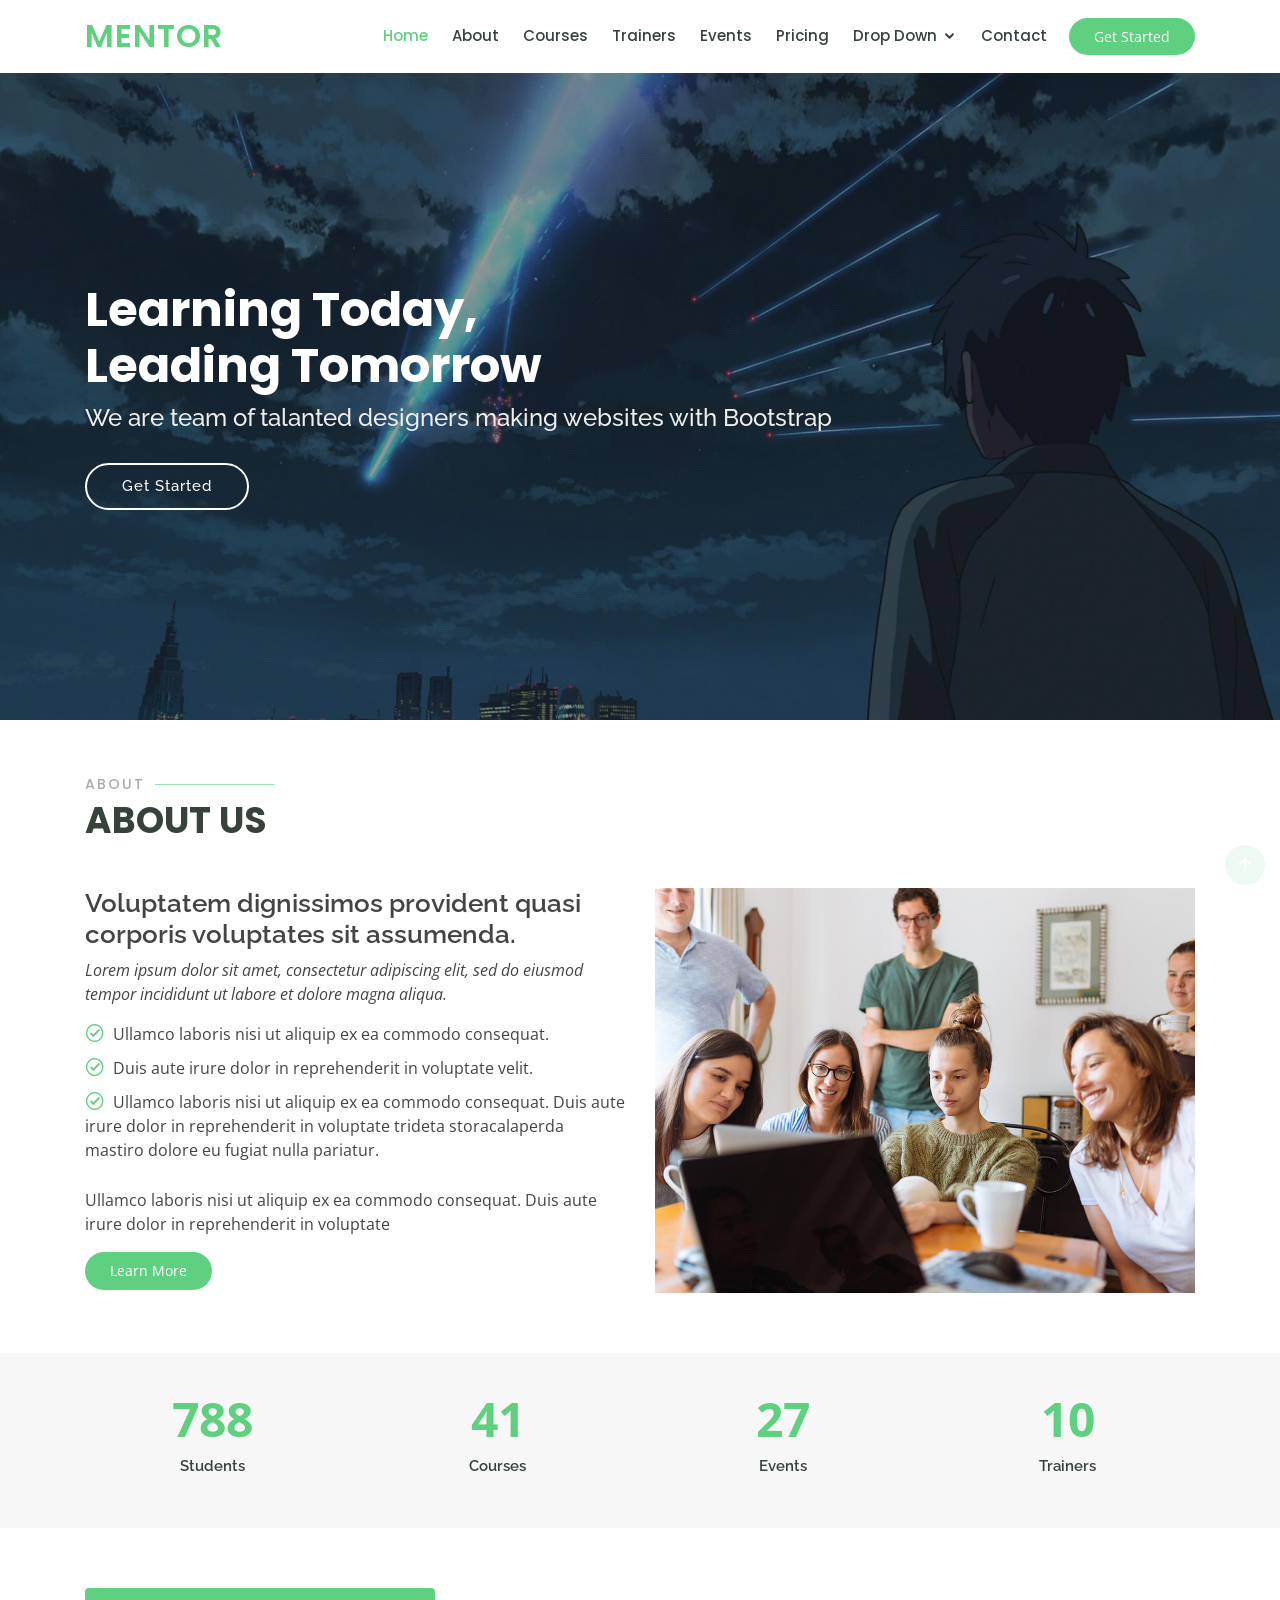
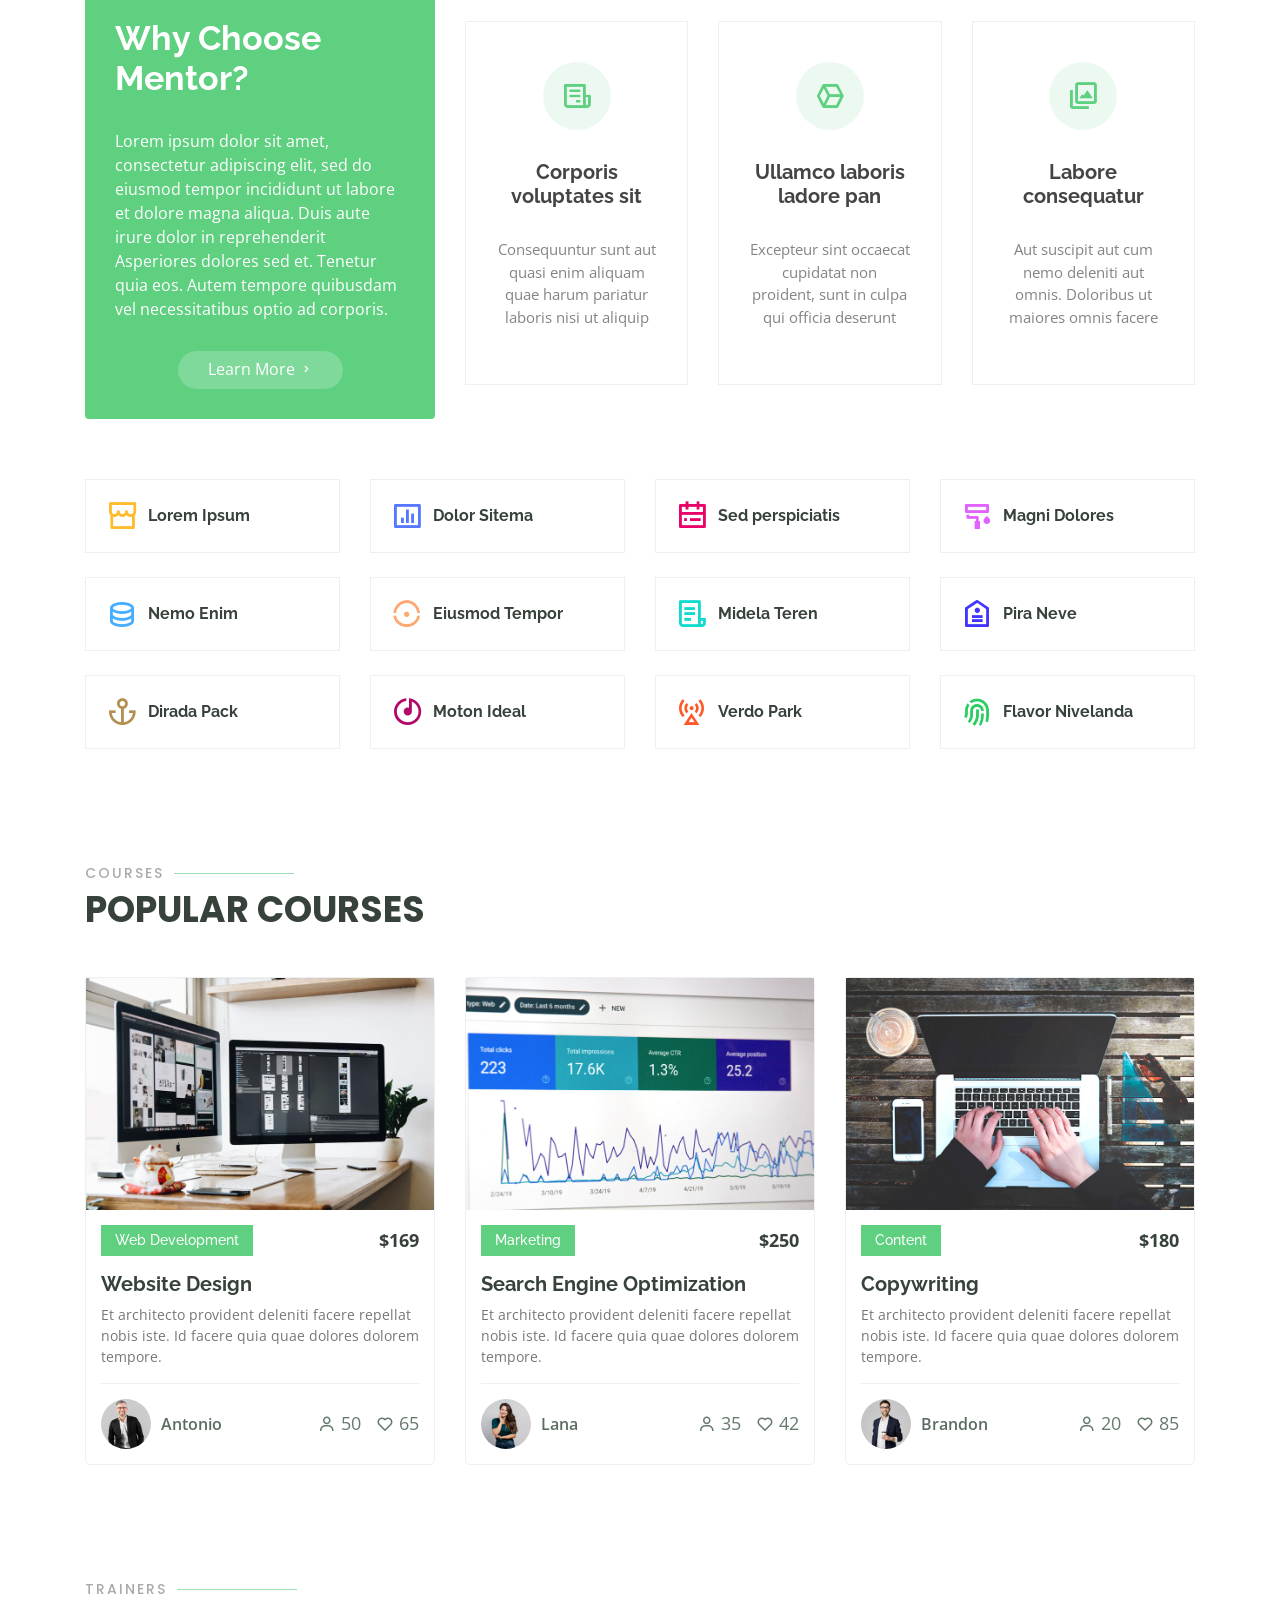
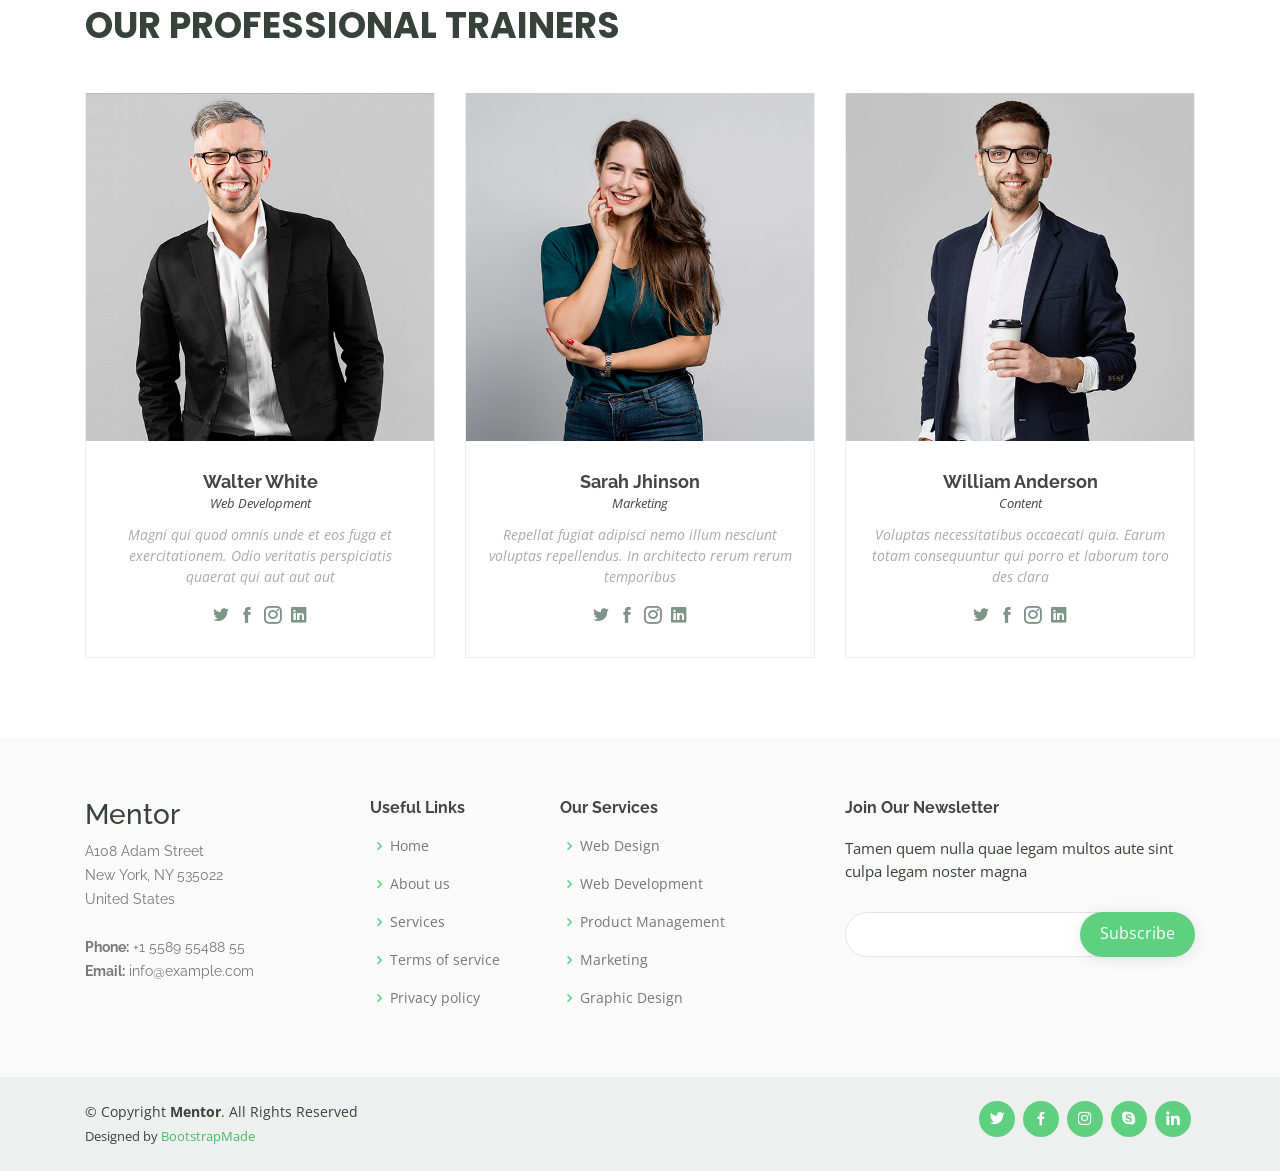
<file: public/assets/front/index.html>
<!DOCTYPE html>
<html lang="en">

<head>
  <meta charset="utf-8">
  <meta content="width=device-width, initial-scale=1.0" name="viewport">

  <title>Mentor Bootstrap Template - Index</title>
  <meta content="" name="description">
  <meta content="" name="keywords">

  <!-- Favicons -->
  <link href="assets/img/favicon.png" rel="icon">
  <link href="assets/img/apple-touch-icon.png" rel="apple-touch-icon">

  <!-- Google Fonts -->
  <link href="https://fonts.googleapis.com/css?family=Open+Sans:300,300i,400,400i,600,600i,700,700i|Raleway:300,300i,400,400i,500,500i,600,600i,700,700i|Poppins:300,300i,400,400i,500,500i,600,600i,700,700i" rel="stylesheet">

  <!-- Vendor CSS Files -->
  <link href="assets/vendor/bootstrap/css/bootstrap.min.css" rel="stylesheet">
  <link href="assets/vendor/icofont/icofont.min.css" rel="stylesheet">
  <link href="assets/vendor/boxicons/css/boxicons.min.css" rel="stylesheet">
  <link href="assets/vendor/remixicon/remixicon.css" rel="stylesheet">
  <link href="assets/vendor/owl.carousel/assets/owl.carousel.min.css" rel="stylesheet">
  <link href="assets/vendor/animate.css/animate.min.css" rel="stylesheet">
  <link href="assets/vendor/aos/aos.css" rel="stylesheet">

  <!-- Template Main CSS File -->
  <link href="assets/css/style.css" rel="stylesheet">

  <!-- =======================================================
  * Template Name: Mentor - v2.2.0
  * Template URL: https://bootstrapmade.com/mentor-free-education-bootstrap-theme/
  * Author: BootstrapMade.com
  * License: https://bootstrapmade.com/license/
  ======================================================== -->
</head>

<body>

  <!-- ======= Header ======= -->
  <header id="header" class="fixed-top">
    <div class="container d-flex align-items-center">

      <h1 class="logo mr-auto"><a href="index.html">Mentor</a></h1>
      <!-- Uncomment below if you prefer to use an image logo -->
      <!-- <a href="index.html" class="logo mr-auto"><img src="assets/img/logo.png" alt="" class="img-fluid"></a>-->

      <nav class="nav-menu d-none d-lg-block">
        <ul>
          <li class="active"><a href="index.html">Home</a></li>
          <li><a href="about.html">About</a></li>
          <li><a href="courses.html">Courses</a></li>
          <li><a href="trainers.html">Trainers</a></li>
          <li><a href="events.html">Events</a></li>
          <li><a href="pricing.html">Pricing</a></li>
          <li class="drop-down"><a href="">Drop Down</a>
            <ul>
              <li><a href="#">Drop Down 1</a></li>
              <li class="drop-down"><a href="#">Deep Drop Down</a>
                <ul>
                  <li><a href="#">Deep Drop Down 1</a></li>
                  <li><a href="#">Deep Drop Down 2</a></li>
                  <li><a href="#">Deep Drop Down 3</a></li>
                  <li><a href="#">Deep Drop Down 4</a></li>
                  <li><a href="#">Deep Drop Down 5</a></li>
                </ul>
              </li>
              <li><a href="#">Drop Down 2</a></li>
              <li><a href="#">Drop Down 3</a></li>
              <li><a href="#">Drop Down 4</a></li>
            </ul>
          </li>
          <li><a href="contact.html">Contact</a></li>

        </ul>
      </nav><!-- .nav-menu -->

      <a href="courses.html" class="get-started-btn">Get Started</a>

    </div>
  </header><!-- End Header -->

  <!-- ======= Hero Section ======= -->
  <section id="hero" class="d-flex justify-content-center align-items-center">
    <div class="container position-relative" data-aos="zoom-in" data-aos-delay="100">
      <h1>Learning Today,<br>Leading Tomorrow</h1>
      <h2>We are team of talanted designers making websites with Bootstrap</h2>
      <a href="courses.html" class="btn-get-started">Get Started</a>
    </div>
  </section><!-- End Hero -->

  <main id="main">

    <!-- ======= About Section ======= -->
    <section id="about" class="about">
      <div class="container" data-aos="fade-up">

        <div class="section-title">
          <h2>About</h2>
          <p>About Us</p>
        </div>

        <div class="row">
          <div class="col-lg-6 order-1 order-lg-2" data-aos="fade-left" data-aos-delay="100">
            <img src="assets/img/about.jpg" class="img-fluid" alt="">
          </div>
          <div class="col-lg-6 pt-4 pt-lg-0 order-2 order-lg-1 content">
            <h3>Voluptatem dignissimos provident quasi corporis voluptates sit assumenda.</h3>
            <p class="font-italic">
              Lorem ipsum dolor sit amet, consectetur adipiscing elit, sed do eiusmod tempor incididunt ut labore et dolore
              magna aliqua.
            </p>
            <ul>
              <li><i class="icofont-check-circled"></i> Ullamco laboris nisi ut aliquip ex ea commodo consequat.</li>
              <li><i class="icofont-check-circled"></i> Duis aute irure dolor in reprehenderit in voluptate velit.</li>
              <li><i class="icofont-check-circled"></i> Ullamco laboris nisi ut aliquip ex ea commodo consequat. Duis aute irure dolor in reprehenderit in voluptate trideta storacalaperda mastiro dolore eu fugiat nulla pariatur.</li>
            </ul>
            <p>
              Ullamco laboris nisi ut aliquip ex ea commodo consequat. Duis aute irure dolor in reprehenderit in voluptate
            </p>
            <a href="about.html" class="learn-more-btn">Learn More</a>
          </div>
        </div>

      </div>
    </section><!-- End About Section -->

    <!-- ======= Counts Section ======= -->
    <section id="counts" class="counts section-bg">
      <div class="container">

        <div class="row counters">

          <div class="col-lg-3 col-6 text-center">
            <span data-toggle="counter-up">1232</span>
            <p>Students</p>
          </div>

          <div class="col-lg-3 col-6 text-center">
            <span data-toggle="counter-up">64</span>
            <p>Courses</p>
          </div>

          <div class="col-lg-3 col-6 text-center">
            <span data-toggle="counter-up">42</span>
            <p>Events</p>
          </div>

          <div class="col-lg-3 col-6 text-center">
            <span data-toggle="counter-up">15</span>
            <p>Trainers</p>
          </div>

        </div>

      </div>
    </section><!-- End Counts Section -->

    <!-- ======= Why Us Section ======= -->
    <section id="why-us" class="why-us">
      <div class="container" data-aos="fade-up">

        <div class="row">
          <div class="col-lg-4 d-flex align-items-stretch">
            <div class="content">
              <h3>Why Choose Mentor?</h3>
              <p>
                Lorem ipsum dolor sit amet, consectetur adipiscing elit, sed do eiusmod tempor incididunt ut labore et dolore magna aliqua. Duis aute irure dolor in reprehenderit
                Asperiores dolores sed et. Tenetur quia eos. Autem tempore quibusdam vel necessitatibus optio ad corporis.
              </p>
              <div class="text-center">
                <a href="about.html" class="more-btn">Learn More <i class="bx bx-chevron-right"></i></a>
              </div>
            </div>
          </div>
          <div class="col-lg-8 d-flex align-items-stretch" data-aos="zoom-in" data-aos-delay="100">
            <div class="icon-boxes d-flex flex-column justify-content-center">
              <div class="row">
                <div class="col-xl-4 d-flex align-items-stretch">
                  <div class="icon-box mt-4 mt-xl-0">
                    <i class="bx bx-receipt"></i>
                    <h4>Corporis voluptates sit</h4>
                    <p>Consequuntur sunt aut quasi enim aliquam quae harum pariatur laboris nisi ut aliquip</p>
                  </div>
                </div>
                <div class="col-xl-4 d-flex align-items-stretch">
                  <div class="icon-box mt-4 mt-xl-0">
                    <i class="bx bx-cube-alt"></i>
                    <h4>Ullamco laboris ladore pan</h4>
                    <p>Excepteur sint occaecat cupidatat non proident, sunt in culpa qui officia deserunt</p>
                  </div>
                </div>
                <div class="col-xl-4 d-flex align-items-stretch">
                  <div class="icon-box mt-4 mt-xl-0">
                    <i class="bx bx-images"></i>
                    <h4>Labore consequatur</h4>
                    <p>Aut suscipit aut cum nemo deleniti aut omnis. Doloribus ut maiores omnis facere</p>
                  </div>
                </div>
              </div>
            </div><!-- End .content-->
          </div>
        </div>

      </div>
    </section><!-- End Why Us Section -->

    <!-- ======= Features Section ======= -->
    <section id="features" class="features">
      <div class="container" data-aos="fade-up">

        <div class="row" data-aos="zoom-in" data-aos-delay="100">
          <div class="col-lg-3 col-md-4">
            <div class="icon-box">
              <i class="ri-store-line" style="color: #ffbb2c;"></i>
              <h3><a href="">Lorem Ipsum</a></h3>
            </div>
          </div>
          <div class="col-lg-3 col-md-4 mt-4 mt-md-0">
            <div class="icon-box">
              <i class="ri-bar-chart-box-line" style="color: #5578ff;"></i>
              <h3><a href="">Dolor Sitema</a></h3>
            </div>
          </div>
          <div class="col-lg-3 col-md-4 mt-4 mt-md-0">
            <div class="icon-box">
              <i class="ri-calendar-todo-line" style="color: #e80368;"></i>
              <h3><a href="">Sed perspiciatis</a></h3>
            </div>
          </div>
          <div class="col-lg-3 col-md-4 mt-4 mt-lg-0">
            <div class="icon-box">
              <i class="ri-paint-brush-line" style="color: #e361ff;"></i>
              <h3><a href="">Magni Dolores</a></h3>
            </div>
          </div>
          <div class="col-lg-3 col-md-4 mt-4">
            <div class="icon-box">
              <i class="ri-database-2-line" style="color: #47aeff;"></i>
              <h3><a href="">Nemo Enim</a></h3>
            </div>
          </div>
          <div class="col-lg-3 col-md-4 mt-4">
            <div class="icon-box">
              <i class="ri-gradienter-line" style="color: #ffa76e;"></i>
              <h3><a href="">Eiusmod Tempor</a></h3>
            </div>
          </div>
          <div class="col-lg-3 col-md-4 mt-4">
            <div class="icon-box">
              <i class="ri-file-list-3-line" style="color: #11dbcf;"></i>
              <h3><a href="">Midela Teren</a></h3>
            </div>
          </div>
          <div class="col-lg-3 col-md-4 mt-4">
            <div class="icon-box">
              <i class="ri-price-tag-2-line" style="color: #4233ff;"></i>
              <h3><a href="">Pira Neve</a></h3>
            </div>
          </div>
          <div class="col-lg-3 col-md-4 mt-4">
            <div class="icon-box">
              <i class="ri-anchor-line" style="color: #b2904f;"></i>
              <h3><a href="">Dirada Pack</a></h3>
            </div>
          </div>
          <div class="col-lg-3 col-md-4 mt-4">
            <div class="icon-box">
              <i class="ri-disc-line" style="color: #b20969;"></i>
              <h3><a href="">Moton Ideal</a></h3>
            </div>
          </div>
          <div class="col-lg-3 col-md-4 mt-4">
            <div class="icon-box">
              <i class="ri-base-station-line" style="color: #ff5828;"></i>
              <h3><a href="">Verdo Park</a></h3>
            </div>
          </div>
          <div class="col-lg-3 col-md-4 mt-4">
            <div class="icon-box">
              <i class="ri-fingerprint-line" style="color: #29cc61;"></i>
              <h3><a href="">Flavor Nivelanda</a></h3>
            </div>
          </div>
        </div>

      </div>
    </section><!-- End Features Section -->

    <!-- ======= Popular Courses Section ======= -->
    <section id="popular-courses" class="courses">
      <div class="container" data-aos="fade-up">

        <div class="section-title">
          <h2>Courses</h2>
          <p>Popular Courses</p>
        </div>

        <div class="row" data-aos="zoom-in" data-aos-delay="100">

          <div class="col-lg-4 col-md-6 d-flex align-items-stretch">
            <div class="course-item">
              <img src="assets/img/course-1.jpg" class="img-fluid" alt="...">
              <div class="course-content">
                <div class="d-flex justify-content-between align-items-center mb-3">
                  <h4>Web Development</h4>
                  <p class="price">$169</p>
                </div>

                <h3><a href="course-details.html">Website Design</a></h3>
                <p>Et architecto provident deleniti facere repellat nobis iste. Id facere quia quae dolores dolorem tempore.</p>
                <div class="trainer d-flex justify-content-between align-items-center">
                  <div class="trainer-profile d-flex align-items-center">
                    <img src="assets/img/trainers/trainer-1.jpg" class="img-fluid" alt="">
                    <span>Antonio</span>
                  </div>
                  <div class="trainer-rank d-flex align-items-center">
                    <i class="bx bx-user"></i>&nbsp;50
                    &nbsp;&nbsp;
                    <i class="bx bx-heart"></i>&nbsp;65
                  </div>
                </div>
              </div>
            </div>
          </div> <!-- End Course Item-->

          <div class="col-lg-4 col-md-6 d-flex align-items-stretch mt-4 mt-md-0">
            <div class="course-item">
              <img src="assets/img/course-2.jpg" class="img-fluid" alt="...">
              <div class="course-content">
                <div class="d-flex justify-content-between align-items-center mb-3">
                  <h4>Marketing</h4>
                  <p class="price">$250</p>
                </div>

                <h3><a href="course-details.html">Search Engine Optimization</a></h3>
                <p>Et architecto provident deleniti facere repellat nobis iste. Id facere quia quae dolores dolorem tempore.</p>
                <div class="trainer d-flex justify-content-between align-items-center">
                  <div class="trainer-profile d-flex align-items-center">
                    <img src="assets/img/trainers/trainer-2.jpg" class="img-fluid" alt="">
                    <span>Lana</span>
                  </div>
                  <div class="trainer-rank d-flex align-items-center">
                    <i class="bx bx-user"></i>&nbsp;35
                    &nbsp;&nbsp;
                    <i class="bx bx-heart"></i>&nbsp;42
                  </div>
                </div>
              </div>
            </div>
          </div> <!-- End Course Item-->

          <div class="col-lg-4 col-md-6 d-flex align-items-stretch mt-4 mt-lg-0">
            <div class="course-item">
              <img src="assets/img/course-3.jpg" class="img-fluid" alt="...">
              <div class="course-content">
                <div class="d-flex justify-content-between align-items-center mb-3">
                  <h4>Content</h4>
                  <p class="price">$180</p>
                </div>

                <h3><a href="course-details.html">Copywriting</a></h3>
                <p>Et architecto provident deleniti facere repellat nobis iste. Id facere quia quae dolores dolorem tempore.</p>
                <div class="trainer d-flex justify-content-between align-items-center">
                  <div class="trainer-profile d-flex align-items-center">
                    <img src="assets/img/trainers/trainer-3.jpg" class="img-fluid" alt="">
                    <span>Brandon</span>
                  </div>
                  <div class="trainer-rank d-flex align-items-center">
                    <i class="bx bx-user"></i>&nbsp;20
                    &nbsp;&nbsp;
                    <i class="bx bx-heart"></i>&nbsp;85
                  </div>
                </div>
              </div>
            </div>
          </div> <!-- End Course Item-->

        </div>

      </div>
    </section><!-- End Popular Courses Section -->

    <!-- ======= Trainers Section ======= -->
    <section id="trainers" class="trainers">
      <div class="container" data-aos="fade-up">

        <div class="section-title">
          <h2>Trainers</h2>
          <p>Our Professional Trainers</p>
        </div>

        <div class="row" data-aos="zoom-in" data-aos-delay="100">
          <div class="col-lg-4 col-md-6 d-flex align-items-stretch">
            <div class="member">
              <img src="assets/img/trainers/trainer-1.jpg" class="img-fluid" alt="">
              <div class="member-content">
                <h4>Walter White</h4>
                <span>Web Development</span>
                <p>
                  Magni qui quod omnis unde et eos fuga et exercitationem. Odio veritatis perspiciatis quaerat qui aut aut aut
                </p>
                <div class="social">
                  <a href=""><i class="icofont-twitter"></i></a>
                  <a href=""><i class="icofont-facebook"></i></a>
                  <a href=""><i class="icofont-instagram"></i></a>
                  <a href=""><i class="icofont-linkedin"></i></a>
                </div>
              </div>
            </div>
          </div>

          <div class="col-lg-4 col-md-6 d-flex align-items-stretch">
            <div class="member">
              <img src="assets/img/trainers/trainer-2.jpg" class="img-fluid" alt="">
              <div class="member-content">
                <h4>Sarah Jhinson</h4>
                <span>Marketing</span>
                <p>
                  Repellat fugiat adipisci nemo illum nesciunt voluptas repellendus. In architecto rerum rerum temporibus
                </p>
                <div class="social">
                  <a href=""><i class="icofont-twitter"></i></a>
                  <a href=""><i class="icofont-facebook"></i></a>
                  <a href=""><i class="icofont-instagram"></i></a>
                  <a href=""><i class="icofont-linkedin"></i></a>
                </div>
              </div>
            </div>
          </div>

          <div class="col-lg-4 col-md-6 d-flex align-items-stretch">
            <div class="member">
              <img src="assets/img/trainers/trainer-3.jpg" class="img-fluid" alt="">
              <div class="member-content">
                <h4>William Anderson</h4>
                <span>Content</span>
                <p>
                  Voluptas necessitatibus occaecati quia. Earum totam consequuntur qui porro et laborum toro des clara
                </p>
                <div class="social">
                  <a href=""><i class="icofont-twitter"></i></a>
                  <a href=""><i class="icofont-facebook"></i></a>
                  <a href=""><i class="icofont-instagram"></i></a>
                  <a href=""><i class="icofont-linkedin"></i></a>
                </div>
              </div>
            </div>
          </div>

        </div>

      </div>
    </section><!-- End Trainers Section -->

  </main><!-- End #main -->

  <!-- ======= Footer ======= -->
  <footer id="footer">

    <div class="footer-top">
      <div class="container">
        <div class="row">

          <div class="col-lg-3 col-md-6 footer-contact">
            <h3>Mentor</h3>
            <p>
              A108 Adam Street <br>
              New York, NY 535022<br>
              United States <br><br>
              <strong>Phone:</strong> +1 5589 55488 55<br>
              <strong>Email:</strong> info@example.com<br>
            </p>
          </div>

          <div class="col-lg-2 col-md-6 footer-links">
            <h4>Useful Links</h4>
            <ul>
              <li><i class="bx bx-chevron-right"></i> <a href="#">Home</a></li>
              <li><i class="bx bx-chevron-right"></i> <a href="#">About us</a></li>
              <li><i class="bx bx-chevron-right"></i> <a href="#">Services</a></li>
              <li><i class="bx bx-chevron-right"></i> <a href="#">Terms of service</a></li>
              <li><i class="bx bx-chevron-right"></i> <a href="#">Privacy policy</a></li>
            </ul>
          </div>

          <div class="col-lg-3 col-md-6 footer-links">
            <h4>Our Services</h4>
            <ul>
              <li><i class="bx bx-chevron-right"></i> <a href="#">Web Design</a></li>
              <li><i class="bx bx-chevron-right"></i> <a href="#">Web Development</a></li>
              <li><i class="bx bx-chevron-right"></i> <a href="#">Product Management</a></li>
              <li><i class="bx bx-chevron-right"></i> <a href="#">Marketing</a></li>
              <li><i class="bx bx-chevron-right"></i> <a href="#">Graphic Design</a></li>
            </ul>
          </div>

          <div class="col-lg-4 col-md-6 footer-newsletter">
            <h4>Join Our Newsletter</h4>
            <p>Tamen quem nulla quae legam multos aute sint culpa legam noster magna</p>
            <form action="" method="post">
              <input type="email" name="email"><input type="submit" value="Subscribe">
            </form>
          </div>

        </div>
      </div>
    </div>

    <div class="container d-md-flex py-4">

      <div class="mr-md-auto text-center text-md-left">
        <div class="copyright">
          &copy; Copyright <strong><span>Mentor</span></strong>. All Rights Reserved
        </div>
        <div class="credits">
          <!-- All the links in the footer should remain intact. -->
          <!-- You can delete the links only if you purchased the pro version. -->
          <!-- Licensing information: https://bootstrapmade.com/license/ -->
          <!-- Purchase the pro version with working PHP/AJAX contact form: https://bootstrapmade.com/mentor-free-education-bootstrap-theme/ -->
          Designed by <a href="https://bootstrapmade.com/">BootstrapMade</a>
        </div>
      </div>
      <div class="social-links text-center text-md-right pt-3 pt-md-0">
        <a href="#" class="twitter"><i class="bx bxl-twitter"></i></a>
        <a href="#" class="facebook"><i class="bx bxl-facebook"></i></a>
        <a href="#" class="instagram"><i class="bx bxl-instagram"></i></a>
        <a href="#" class="google-plus"><i class="bx bxl-skype"></i></a>
        <a href="#" class="linkedin"><i class="bx bxl-linkedin"></i></a>
      </div>
    </div>
  </footer><!-- End Footer -->

  <a href="#" class="back-to-top"><i class="bx bx-up-arrow-alt"></i></a>
  <div id="preloader"></div>

  <!-- Vendor JS Files -->
  <script src="assets/vendor/jquery/jquery.min.js"></script>
  <script src="assets/vendor/bootstrap/js/bootstrap.bundle.min.js"></script>
  <script src="assets/vendor/jquery.easing/jquery.easing.min.js"></script>
  <script src="assets/vendor/php-email-form/validate.js"></script>
  <script src="assets/vendor/waypoints/jquery.waypoints.min.js"></script>
  <script src="assets/vendor/counterup/counterup.min.js"></script>
  <script src="assets/vendor/owl.carousel/owl.carousel.min.js"></script>
  <script src="assets/vendor/aos/aos.js"></script>

  <!-- Template Main JS File -->
  <script src="assets/js/main.js"></script>

</body>

</html>
</file>
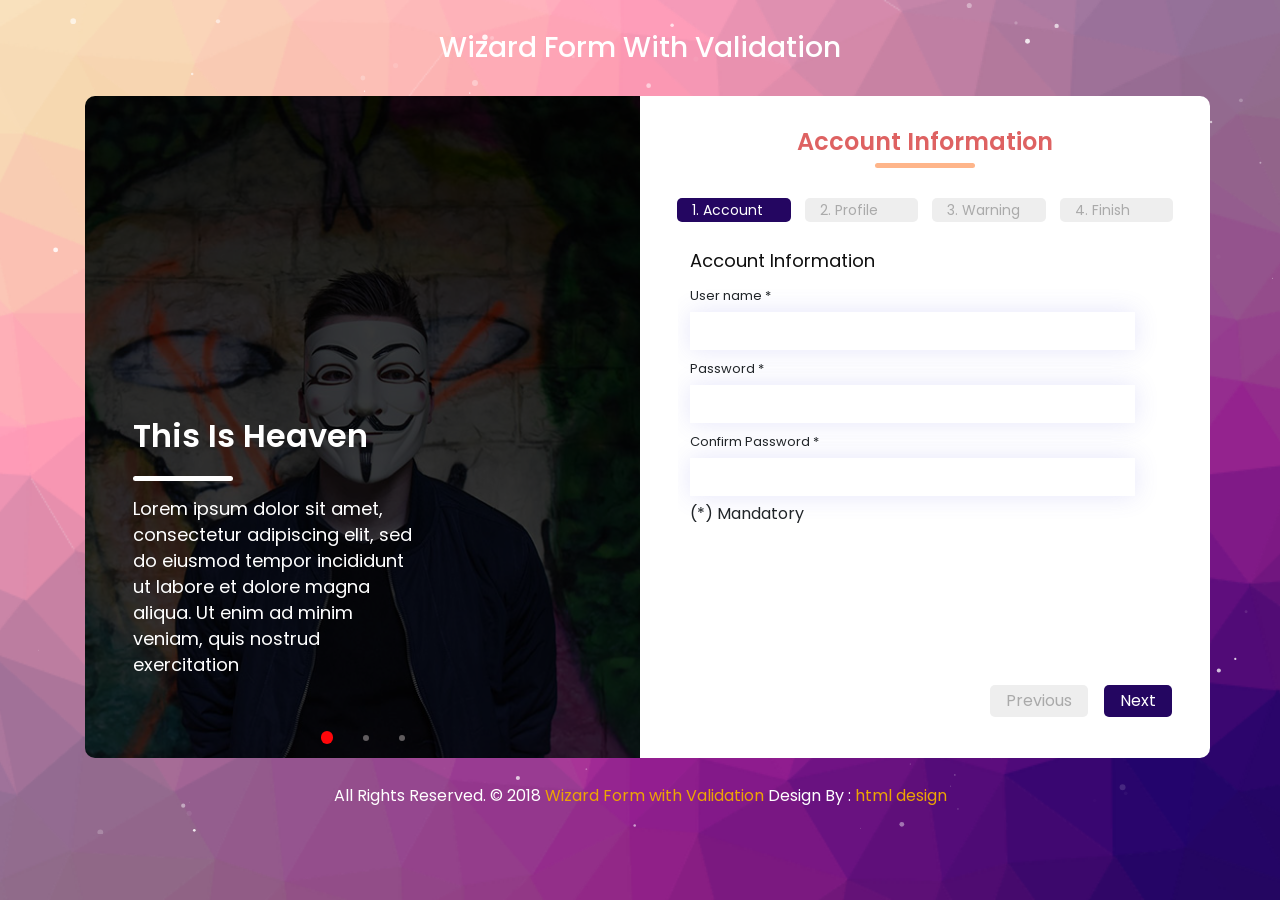
<file: public/assets/ppdb/index.html>
<!DOCTYPE html>
<html lang="en">
<head>
<title> Wizard Form with Validation - Responsive</title>
<meta charset="utf-8">
<meta http-equiv="X-UA-Compatible" content="IE=edge">
<meta name="viewport" content="width=device-width, initial-scale=1.0">
<meta name="author" content="html.design">
<!-- description -->
<meta name="description" content="Wizard Form with Validation - Responsive">
<link rel="shortcut icon" href="images/favicon.ico">
<!-- Bootstrap CSS -->
<link rel="stylesheet" href="css/bootstrap.min.css">
<!-- Fontawesome CSS -->
<link rel="stylesheet" href="https://use.fontawesome.com/releases/v5.0.9/css/all.css">
<!-- Fonts and icons -->
<link href="https://fonts.googleapis.com/css?family=Montserrat:100,200,300,400,500,600,700" rel="stylesheet"> 
<!-- Reset CSS -->
<link rel="stylesheet" href="css/reset.css">
<!-- Style CSS -->
<link rel="stylesheet" href="css/style.css">
<!-- Responsive  CSS -->
<link rel="stylesheet" href="css/responsive.css">
</head>
<body>

<div class="wizard-main">
	<div id="particles-js"></div>
	<div class="container">
		<div class="row">
			<div class="col-lg-12">
				<h2 class="title-wb">Wizard Form with Validation</h2>
			</div>
		</div>
		<div class="row">
			<div class="col-lg-6 banner-sec">
				<div id="carouselExampleIndicators" class="carousel slide" data-ride="carousel">
					<ol class="carousel-indicators">
						<li data-target="#carouselExampleIndicators" data-slide-to="0" class="active"></li>
						<li data-target="#carouselExampleIndicators" data-slide-to="1"></li>
						<li data-target="#carouselExampleIndicators" data-slide-to="2"></li>
					</ol>
					<div class="carousel-inner" role="listbox">
						<div class="carousel-item active">
							<img class="d-block img-fluid" src="images/slider-01.jpg" alt="First slide">
							<div class="carousel-caption d-none d-md-block">
								<div class="banner-text">
									<h2>This is Heaven</h2>
									<p>Lorem ipsum dolor sit amet, consectetur adipiscing elit, sed do eiusmod tempor incididunt ut labore et dolore magna aliqua. Ut enim ad minim veniam, quis nostrud exercitation</p>
								</div>	
							</div>
						</div>
						<div class="carousel-item">
							<img class="d-block img-fluid" src="images/slider-02.jpg" alt="First slide">
							<div class="carousel-caption d-none d-md-block">
								<div class="banner-text">
									<h2>This is Heaven</h2>
									<p>Lorem ipsum dolor sit amet, consectetur adipiscing elit, sed do eiusmod tempor incididunt ut labore et dolore magna aliqua. Ut enim ad minim veniam, quis nostrud exercitation</p>
								</div>	
							</div>
						</div>
						<div class="carousel-item">
							<img class="d-block img-fluid" src="images/slider-03.jpg" alt="First slide">
							<div class="carousel-caption d-none d-md-block">
								<div class="banner-text">
									<h2>This is Heaven</h2>
									<p>Lorem ipsum dolor sit amet, consectetur adipiscing elit, sed do eiusmod tempor incididunt ut labore et dolore magna aliqua. Ut enim ad minim veniam, quis nostrud exercitation</p>
								</div>	
							</div>
						</div>
					</div>	   
				</div>
			</div>
			<div class="col-lg-6 login-sec">
				<div class="login-sec-bg">
					<h2 class="text-center">Account Information</h2>
					<form id="example-advanced-form" action="mesmew" style="display: none;">
						<h3>Account</h3>
						<fieldset class="form-input">
							<h4>Account Information</h4>

							<label for="userName">User name *</label>
							<input id="userName" name="userName" type="text" class="form-control required">
							<label for="password">Password *</label>
							<input id="password" name="password" type="text" class="form-control required">
							<label for="confirm">Confirm Password *</label>
							<input id="confirm" name="confirm" type="text" class="form-control required">
							<p>(*) Mandatory</p>
						</fieldset>

						<h3>Profile</h3>
						<fieldset class="form-input">
							<h4>Profile Information</h4>

							<label for="name">First name *</label>
							<input id="name" name="name" type="text" class="form-control required">
							<label for="surname">Last name *</label>
							<input id="surname" name="surname" type="text" class="form-control required">
							<label for="email">Email *</label>
							<input id="email" name="email" type="text" class="form-control form-controlrequired email">
							<label for="address">Address</label>
							<input id="address" name="address" type="text" class="form-control">
							<label for="age">Age (The warning step will show up if age is less than 18) *</label>
							<input id="age" name="age" type="text" class="form-control required number">
							<p>(*) Mandatory</p>
						</fieldset>

						<h3>Warning</h3>
						<fieldset class="form-input">
							<h4>You are to young</h4>

							<p>Please go away ;-)</p>
						</fieldset>

						<h3>Finish</h3>
						<fieldset class="form-input">
							<h4>Terms and Conditions</h4>

							<input id="acceptTerms-2" name="acceptTerms" type="checkbox" class="required"> <label for="acceptTerms-2">I agree with the Terms and Conditions.</label>
							<button type="submit"> submit</button>
						</fieldset>
					</form>			
				</div>
			</div>			
		</div>
		<div class="row">
			<div class="col-lg-12">
				<p class="copyright text-center">All Rights Reserved. &copy; 2018 <a href="#">Wizard Form with Validation</a> Design By : 
					<a href="https://html.design/">html design</a>
				</p>
			</div>
		</div>
	</div>
</div>

<!-- jquery latest version -->
<script src="js/jquery.min.js"></script>
<!-- popper.min.js -->
<script src="js/popper.min.js"></script>    
<!-- bootstrap js -->
<script src="js/bootstrap.min.js"></script>
<!-- jquery.steps js -->
<script src='https://ajax.aspnetcdn.com/ajax/jquery.validate/1.15.0/jquery.validate.js'></script>
<script src="js/jquery.steps.js"></script>
<!-- particles js -->
<script src="js/particles.js"></script>
<script type="text/javascript">
	$(document).ready(function() {
		particlesJS("particles-js", 
			{
			  "particles": {
				"number": {
				  "value": 160,
				  "density": {
					"enable": true,
					"value_area": 800
				  }
				},
				"color": {
				  "value": "#ffffff"
				},
				"shape": {
				  "type": "circle",
				  "stroke": {
					"width": 0,
					"color": "#000000"
				  },
				  "polygon": {
					"nb_sides": 5
				  },
				  "image": {
					"src": "img/github.svg",
					"width": 100,
					"height": 100
				  }
				},
				"opacity": {
				  "value": 1,
				  "random": true,
				  "anim": {
					"enable": true,
					"speed": 1,
					"opacity_min": 0,
					"sync": false
				  }
				},
				"size": {
				  "value": 3,
				  "random": true,
				  "anim": {
					"enable": false,
					"speed": 4,
					"size_min": 0.3,
					"sync": false
				  }
				},
				"line_linked": {
				  "enable": false,
				  "distance": 150,
				  "color": "#ffffff",
				  "opacity": 0.4,
				  "width": 1
				},
				"move": {
				  "enable": true,
				  "speed": 1,
				  "direction": "none",
				  "random": true,
				  "straight": false,
				  "out_mode": "out",
				  "bounce": false,
				  "attract": {
					"enable": false,
					"rotateX": 600,
					"rotateY": 600
				  }
				}
			  },
			  "interactivity": {
				"detect_on": "canvas",
				"events": {
				  "onhover": {
					"enable": true,
					"mode": "bubble"
				  },
				  "onclick": {
					"enable": true,
					"mode": "repulse"
				  },
				  "resize": true
				},
				"modes": {
				  "grab": {
					"distance": 400,
					"line_linked": {
					  "opacity": 1
					}
				  },
				  "bubble": {
					"distance": 250,
					"size": 0,
					"duration": 2,
					"opacity": 0,
					"speed": 3
				  },
				  "repulse": {
					"distance": 400,
					"duration": 0.4
				  },
				  "push": {
					"particles_nb": 4
				  },
				  "remove": {
					"particles_nb": 2
				  }
				}
			  },
			  "retina_detect": true
			}
    	);
	});
</script>

<script>
	var form = $("#example-advanced-form").show();

	form.steps({
		headerTag: "h3",
		bodyTag: "fieldset",
		transitionEffect: "slideLeft",
		onStepChanging: function (event, currentIndex, newIndex)
		{
			// Allways allow previous action even if the current form is not valid!
			if (currentIndex > newIndex)
			{
				return true;
			}
			// Forbid next action on "Warning" step if the user is to young
			if (newIndex === 3 && Number($("#age").val()) < 18)
			{
				return false;
			}
			// Needed in some cases if the user went back (clean up)
			if (currentIndex < newIndex)
			{
				// To remove error styles
				form.find(".body:eq(" + newIndex + ") label.error").remove();
				form.find(".body:eq(" + newIndex + ") .error").removeClass("error");
			}
			form.validate().settings.ignore = ":disabled,:hidden";
			return form.valid();
		},
		onStepChanged: function (event, currentIndex, priorIndex)
		{
			// Used to skip the "Warning" step if the user is old enough.
			if (currentIndex === 2 && Number($("#age").val()) >= 18)
			{
				form.steps("next");
			}
			// Used to skip the "Warning" step if the user is old enough and wants to the previous step.
			if (currentIndex === 2 && priorIndex === 3)
			{
				form.steps("previous");
			}
		},
		onFinishing: function (event, currentIndex)
		{
			form.validate().settings.ignore = ":disabled";
			return form.valid();
		},
		onFinished: function (event, currentIndex)
		{
			alert("Submitted!");
		}
		
	}).validate({
		errorPlacement: function errorPlacement(error, element) { element.before(error); },
		rules: {
			confirm: {
				equalTo: "#password"
			}
		}
	});
</script>

</body>
</html>
</file>
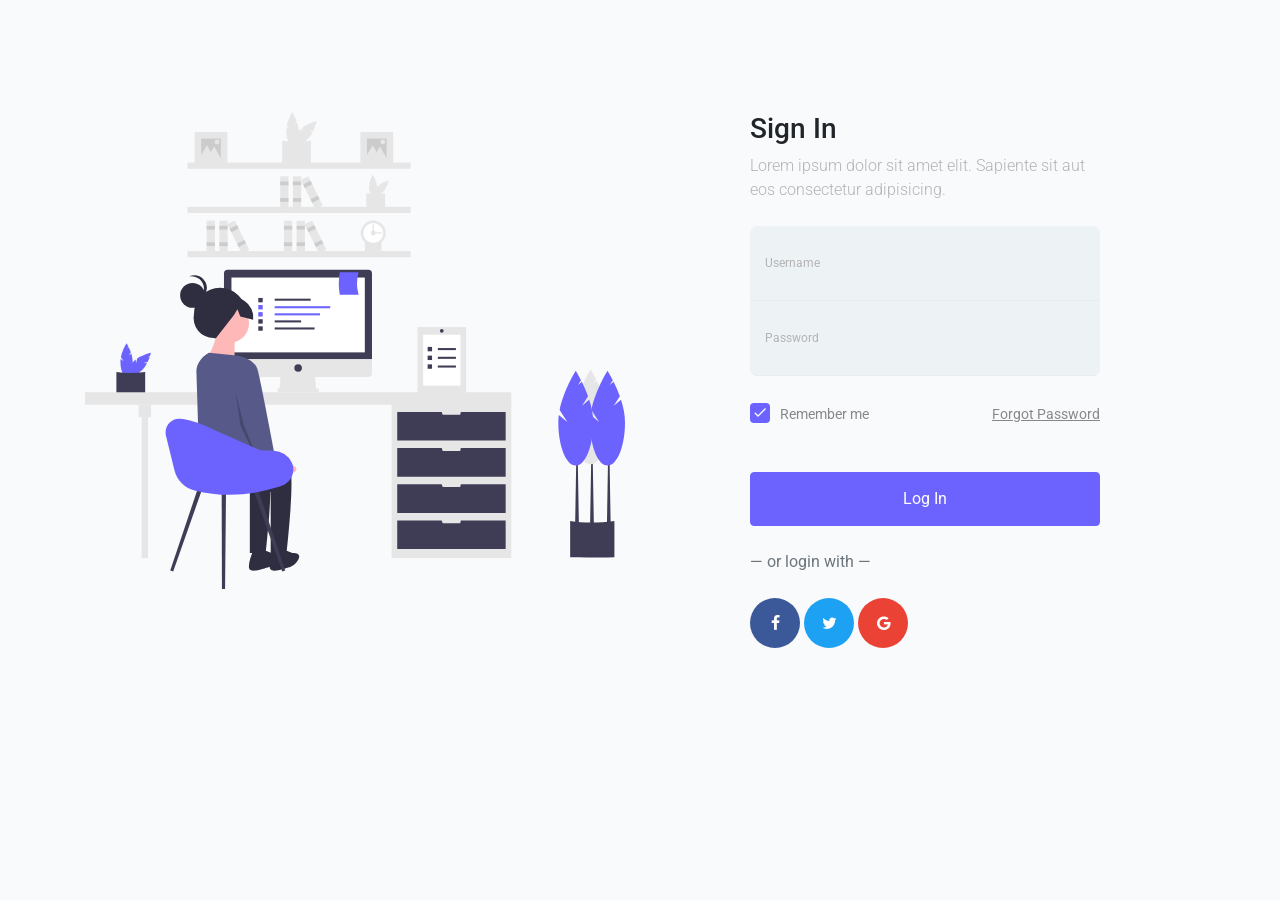
<file: public/assets/ppdb/login/index.html>
<!doctype html>
<html lang="en">
  <head>
    <!-- Required meta tags -->
    <meta charset="utf-8">
    <meta name="viewport" content="width=device-width, initial-scale=1, shrink-to-fit=no">
    <link href="https://fonts.googleapis.com/css?family=Roboto:300,400&display=swap" rel="stylesheet">

    <link rel="stylesheet" href="fonts/icomoon/style.css">

    <link rel="stylesheet" href="css/owl.carousel.min.css">

    <!-- Bootstrap CSS -->
    <link rel="stylesheet" href="css/bootstrap.min.css">
    
    <!-- Style -->
    <link rel="stylesheet" href="css/style.css">

    <title>Login #7</title>
  </head>
  <body>
  

  
  <div class="content">
    <div class="container">
      <div class="row">
        <div class="col-md-6">
          <img src="images/undraw_remotely_2j6y.svg" alt="Image" class="img-fluid">
        </div>
        <div class="col-md-6 contents">
          <div class="row justify-content-center">
            <div class="col-md-8">
              <div class="mb-4">
              <h3>Sign In</h3>
              <p class="mb-4">Lorem ipsum dolor sit amet elit. Sapiente sit aut eos consectetur adipisicing.</p>
            </div>
            <form action="#" method="post">
              <div class="form-group first">
                <label for="username">Username</label>
                <input type="text" class="form-control" id="username">

              </div>
              <div class="form-group last mb-4">
                <label for="password">Password</label>
                <input type="password" class="form-control" id="password">
                
              </div>
              
              <div class="d-flex mb-5 align-items-center">
                <label class="control control--checkbox mb-0"><span class="caption">Remember me</span>
                  <input type="checkbox" checked="checked"/>
                  <div class="control__indicator"></div>
                </label>
                <span class="ml-auto"><a href="#" class="forgot-pass">Forgot Password</a></span> 
              </div>

              <input type="submit" value="Log In" class="btn btn-block btn-primary">

              <span class="d-block text-left my-4 text-muted">&mdash; or login with &mdash;</span>
              
              <div class="social-login">
                <a href="#" class="facebook">
                  <span class="icon-facebook mr-3"></span> 
                </a>
                <a href="#" class="twitter">
                  <span class="icon-twitter mr-3"></span> 
                </a>
                <a href="#" class="google">
                  <span class="icon-google mr-3"></span> 
                </a>
              </div>
            </form>
            </div>
          </div>
          
        </div>
        
      </div>
    </div>
  </div>

  
    <script src="js/jquery-3.3.1.min.js"></script>
    <script src="js/popper.min.js"></script>
    <script src="js/bootstrap.min.js"></script>
    <script src="js/main.js"></script>
  </body>
</html>
</file>
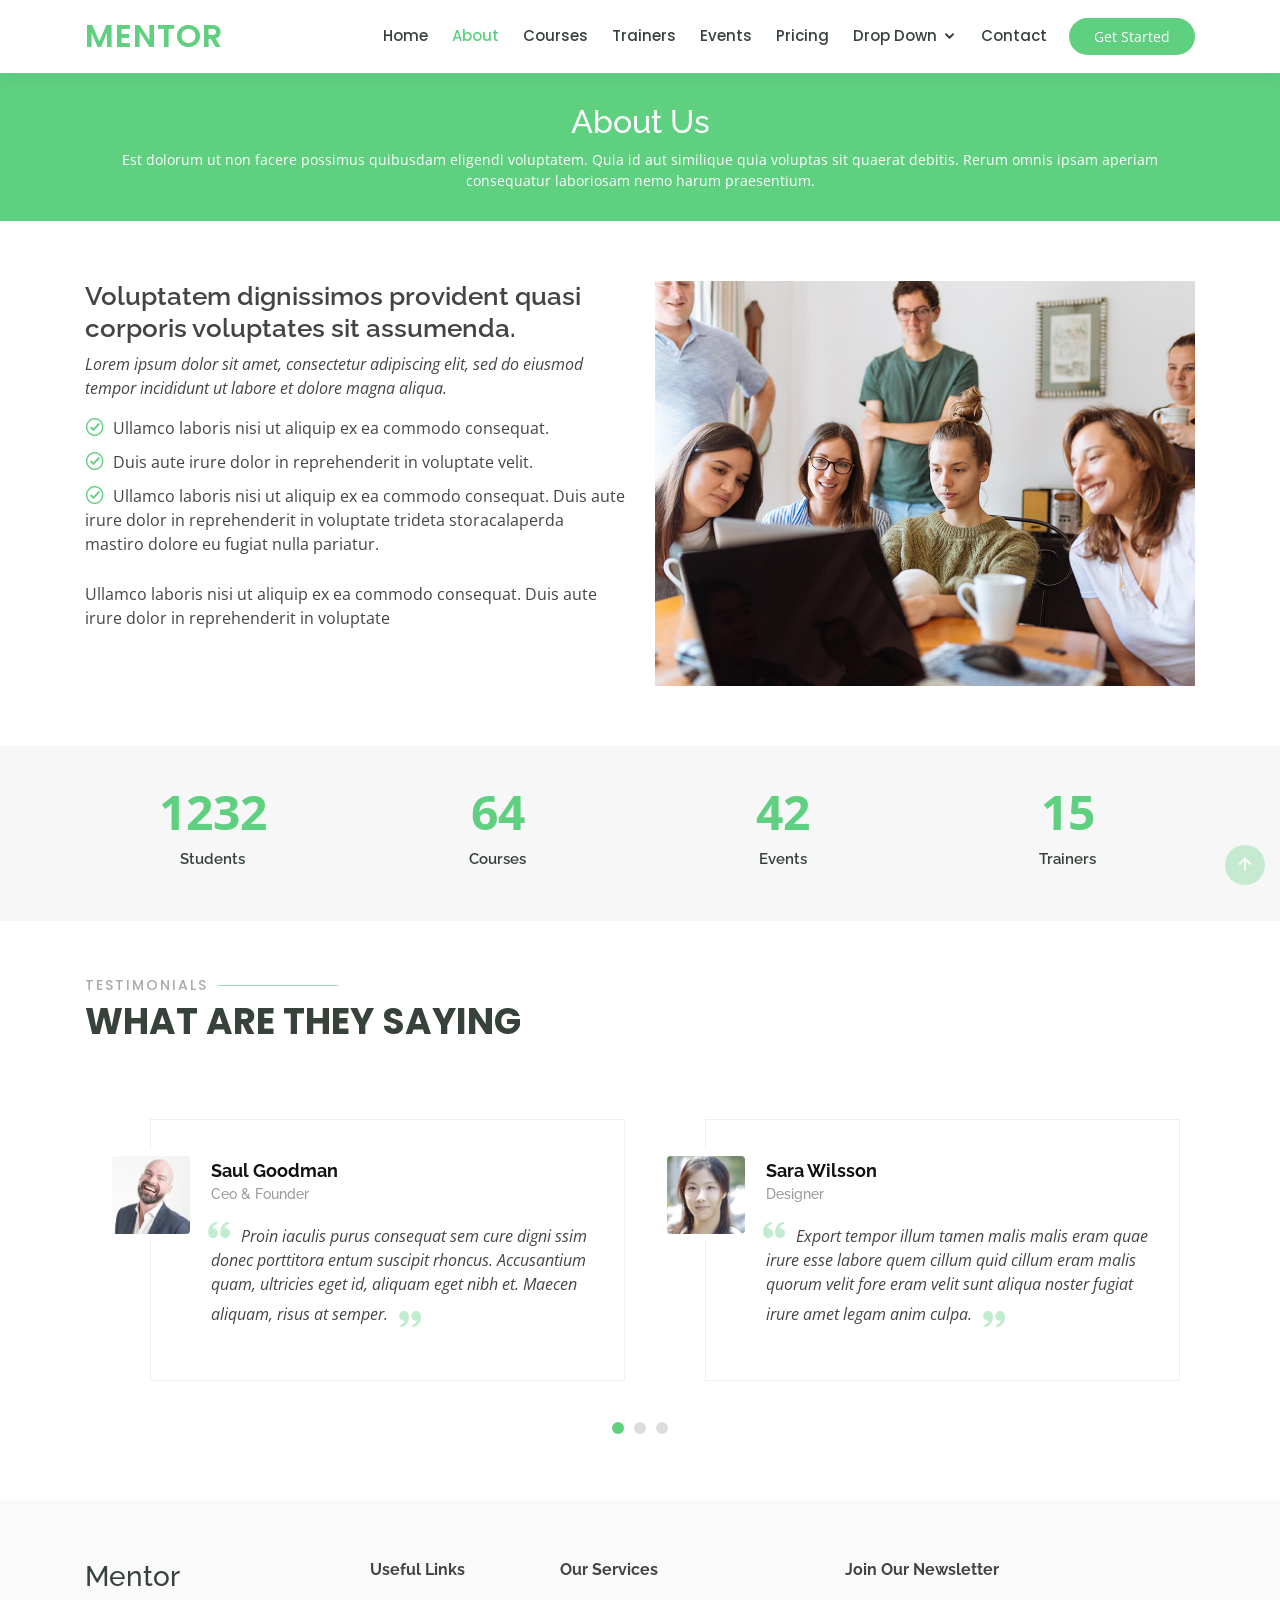
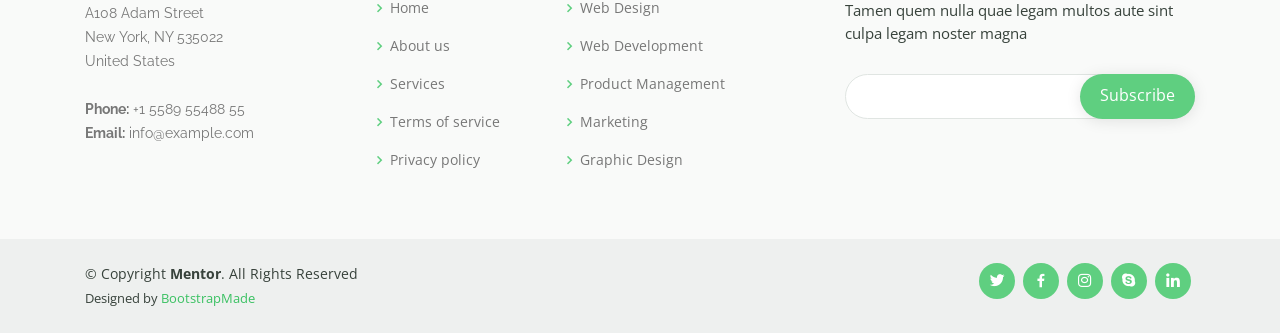
<file: public/assets/front/about.html>
<!DOCTYPE html>
<html lang="en">

<head>
  <meta charset="utf-8">
  <meta content="width=device-width, initial-scale=1.0" name="viewport">

  <title>About - Mentor Bootstrap Template</title>
  <meta content="" name="description">
  <meta content="" name="keywords">

  <!-- Favicons -->
  <link href="assets/img/favicon.png" rel="icon">
  <link href="assets/img/apple-touch-icon.png" rel="apple-touch-icon">

  <!-- Google Fonts -->
  <link href="https://fonts.googleapis.com/css?family=Open+Sans:300,300i,400,400i,600,600i,700,700i|Raleway:300,300i,400,400i,500,500i,600,600i,700,700i|Poppins:300,300i,400,400i,500,500i,600,600i,700,700i" rel="stylesheet">

  <!-- Vendor CSS Files -->
  <link href="assets/vendor/bootstrap/css/bootstrap.min.css" rel="stylesheet">
  <link href="assets/vendor/icofont/icofont.min.css" rel="stylesheet">
  <link href="assets/vendor/boxicons/css/boxicons.min.css" rel="stylesheet">
  <link href="assets/vendor/remixicon/remixicon.css" rel="stylesheet">
  <link href="assets/vendor/owl.carousel/assets/owl.carousel.min.css" rel="stylesheet">
  <link href="assets/vendor/animate.css/animate.min.css" rel="stylesheet">
  <link href="assets/vendor/aos/aos.css" rel="stylesheet">

  <!-- Template Main CSS File -->
  <link href="assets/css/style.css" rel="stylesheet">

  <!-- =======================================================
  * Template Name: Mentor - v2.2.0
  * Template URL: https://bootstrapmade.com/mentor-free-education-bootstrap-theme/
  * Author: BootstrapMade.com
  * License: https://bootstrapmade.com/license/
  ======================================================== -->
</head>

<body>

  <!-- ======= Header ======= -->
  <header id="header" class="fixed-top">
    <div class="container d-flex align-items-center">

      <h1 class="logo mr-auto"><a href="index.html">Mentor</a></h1>
      <!-- Uncomment below if you prefer to use an image logo -->
      <!-- <a href="index.html" class="logo mr-auto"><img src="assets/img/logo.png" alt="" class="img-fluid"></a>-->

      <nav class="nav-menu d-none d-lg-block">
        <ul>
          <li><a href="index.html">Home</a></li>
          <li class="active"><a href="about.html">About</a></li>
          <li><a href="courses.html">Courses</a></li>
          <li><a href="trainers.html">Trainers</a></li>
          <li><a href="events.html">Events</a></li>
          <li><a href="pricing.html">Pricing</a></li>
          <li class="drop-down"><a href="">Drop Down</a>
            <ul>
              <li><a href="#">Drop Down 1</a></li>
              <li class="drop-down"><a href="#">Deep Drop Down</a>
                <ul>
                  <li><a href="#">Deep Drop Down 1</a></li>
                  <li><a href="#">Deep Drop Down 2</a></li>
                  <li><a href="#">Deep Drop Down 3</a></li>
                  <li><a href="#">Deep Drop Down 4</a></li>
                  <li><a href="#">Deep Drop Down 5</a></li>
                </ul>
              </li>
              <li><a href="#">Drop Down 2</a></li>
              <li><a href="#">Drop Down 3</a></li>
              <li><a href="#">Drop Down 4</a></li>
            </ul>
          </li>
          <li><a href="contact.html">Contact</a></li>

        </ul>
      </nav><!-- .nav-menu -->

      <a href="courses.html" class="get-started-btn">Get Started</a>

    </div>
  </header><!-- End Header -->

  <main id="main">
    <!-- ======= Breadcrumbs ======= -->
    <div class="breadcrumbs" data-aos="fade-in">
      <div class="container">
        <h2>About Us</h2>
        <p>Est dolorum ut non facere possimus quibusdam eligendi voluptatem. Quia id aut similique quia voluptas sit quaerat debitis. Rerum omnis ipsam aperiam consequatur laboriosam nemo harum praesentium. </p>
      </div>
    </div><!-- End Breadcrumbs -->

    <!-- ======= About Section ======= -->
    <section id="about" class="about">
      <div class="container" data-aos="fade-up">

        <div class="row">
          <div class="col-lg-6 order-1 order-lg-2" data-aos="fade-left" data-aos-delay="100">
            <img src="assets/img/about.jpg" class="img-fluid" alt="">
          </div>
          <div class="col-lg-6 pt-4 pt-lg-0 order-2 order-lg-1 content">
            <h3>Voluptatem dignissimos provident quasi corporis voluptates sit assumenda.</h3>
            <p class="font-italic">
              Lorem ipsum dolor sit amet, consectetur adipiscing elit, sed do eiusmod tempor incididunt ut labore et dolore
              magna aliqua.
            </p>
            <ul>
              <li><i class="icofont-check-circled"></i> Ullamco laboris nisi ut aliquip ex ea commodo consequat.</li>
              <li><i class="icofont-check-circled"></i> Duis aute irure dolor in reprehenderit in voluptate velit.</li>
              <li><i class="icofont-check-circled"></i> Ullamco laboris nisi ut aliquip ex ea commodo consequat. Duis aute irure dolor in reprehenderit in voluptate trideta storacalaperda mastiro dolore eu fugiat nulla pariatur.</li>
            </ul>
            <p>
              Ullamco laboris nisi ut aliquip ex ea commodo consequat. Duis aute irure dolor in reprehenderit in voluptate
            </p>

          </div>
        </div>

      </div>
    </section><!-- End About Section -->

    <!-- ======= Counts Section ======= -->
    <section id="counts" class="counts section-bg">
      <div class="container">

        <div class="row counters">

          <div class="col-lg-3 col-6 text-center">
            <span data-toggle="counter-up">1232</span>
            <p>Students</p>
          </div>

          <div class="col-lg-3 col-6 text-center">
            <span data-toggle="counter-up">64</span>
            <p>Courses</p>
          </div>

          <div class="col-lg-3 col-6 text-center">
            <span data-toggle="counter-up">42</span>
            <p>Events</p>
          </div>

          <div class="col-lg-3 col-6 text-center">
            <span data-toggle="counter-up">15</span>
            <p>Trainers</p>
          </div>

        </div>

      </div>
    </section><!-- End Counts Section -->

    <!-- ======= Testimonials Section ======= -->
    <section id="testimonials" class="testimonials">
      <div class="container" data-aos="fade-up">

        <div class="section-title">
          <h2>Testimonials</h2>
          <p>What are they saying</p>
        </div>

        <div class="owl-carousel testimonials-carousel" data-aos="zoom-in" data-aos-delay="100">

          <div class="testimonial-wrap">
            <div class="testimonial-item">
              <img src="assets/img/testimonials/testimonials-1.jpg" class="testimonial-img" alt="">
              <h3>Saul Goodman</h3>
              <h4>Ceo &amp; Founder</h4>
              <p>
                <i class="bx bxs-quote-alt-left quote-icon-left"></i>
                Proin iaculis purus consequat sem cure digni ssim donec porttitora entum suscipit rhoncus. Accusantium quam, ultricies eget id, aliquam eget nibh et. Maecen aliquam, risus at semper.
                <i class="bx bxs-quote-alt-right quote-icon-right"></i>
              </p>
            </div>
          </div>

          <div class="testimonial-wrap">
            <div class="testimonial-item">
              <img src="assets/img/testimonials/testimonials-2.jpg" class="testimonial-img" alt="">
              <h3>Sara Wilsson</h3>
              <h4>Designer</h4>
              <p>
                <i class="bx bxs-quote-alt-left quote-icon-left"></i>
                Export tempor illum tamen malis malis eram quae irure esse labore quem cillum quid cillum eram malis quorum velit fore eram velit sunt aliqua noster fugiat irure amet legam anim culpa.
                <i class="bx bxs-quote-alt-right quote-icon-right"></i>
              </p>
            </div>
          </div>

          <div class="testimonial-wrap">
            <div class="testimonial-item">
              <img src="assets/img/testimonials/testimonials-3.jpg" class="testimonial-img" alt="">
              <h3>Jena Karlis</h3>
              <h4>Store Owner</h4>
              <p>
                <i class="bx bxs-quote-alt-left quote-icon-left"></i>
                Enim nisi quem export duis labore cillum quae magna enim sint quorum nulla quem veniam duis minim tempor labore quem eram duis noster aute amet eram fore quis sint minim.
                <i class="bx bxs-quote-alt-right quote-icon-right"></i>
              </p>
            </div>
          </div>

          <div class="testimonial-wrap">
            <div class="testimonial-item">
              <img src="assets/img/testimonials/testimonials-4.jpg" class="testimonial-img" alt="">
              <h3>Matt Brandon</h3>
              <h4>Freelancer</h4>
              <p>
                <i class="bx bxs-quote-alt-left quote-icon-left"></i>
                Fugiat enim eram quae cillum dolore dolor amet nulla culpa multos export minim fugiat minim velit minim dolor enim duis veniam ipsum anim magna sunt elit fore quem dolore labore illum veniam.
                <i class="bx bxs-quote-alt-right quote-icon-right"></i>
              </p>
            </div>
          </div>

          <div class="testimonial-wrap">
            <div class="testimonial-item">
              <img src="assets/img/testimonials/testimonials-5.jpg" class="testimonial-img" alt="">
              <h3>John Larson</h3>
              <h4>Entrepreneur</h4>
              <p>
                <i class="bx bxs-quote-alt-left quote-icon-left"></i>
                Quis quorum aliqua sint quem legam fore sunt eram irure aliqua veniam tempor noster veniam enim culpa labore duis sunt culpa nulla illum cillum fugiat legam esse veniam culpa fore nisi cillum quid.
                <i class="bx bxs-quote-alt-right quote-icon-right"></i>
              </p>
            </div>
          </div>

        </div>

      </div>
    </section><!-- End Testimonials Section -->

  </main><!-- End #main -->

  <!-- ======= Footer ======= -->
  <footer id="footer">

    <div class="footer-top">
      <div class="container">
        <div class="row">

          <div class="col-lg-3 col-md-6 footer-contact">
            <h3>Mentor</h3>
            <p>
              A108 Adam Street <br>
              New York, NY 535022<br>
              United States <br><br>
              <strong>Phone:</strong> +1 5589 55488 55<br>
              <strong>Email:</strong> info@example.com<br>
            </p>
          </div>

          <div class="col-lg-2 col-md-6 footer-links">
            <h4>Useful Links</h4>
            <ul>
              <li><i class="bx bx-chevron-right"></i> <a href="#">Home</a></li>
              <li><i class="bx bx-chevron-right"></i> <a href="#">About us</a></li>
              <li><i class="bx bx-chevron-right"></i> <a href="#">Services</a></li>
              <li><i class="bx bx-chevron-right"></i> <a href="#">Terms of service</a></li>
              <li><i class="bx bx-chevron-right"></i> <a href="#">Privacy policy</a></li>
            </ul>
          </div>

          <div class="col-lg-3 col-md-6 footer-links">
            <h4>Our Services</h4>
            <ul>
              <li><i class="bx bx-chevron-right"></i> <a href="#">Web Design</a></li>
              <li><i class="bx bx-chevron-right"></i> <a href="#">Web Development</a></li>
              <li><i class="bx bx-chevron-right"></i> <a href="#">Product Management</a></li>
              <li><i class="bx bx-chevron-right"></i> <a href="#">Marketing</a></li>
              <li><i class="bx bx-chevron-right"></i> <a href="#">Graphic Design</a></li>
            </ul>
          </div>

          <div class="col-lg-4 col-md-6 footer-newsletter">
            <h4>Join Our Newsletter</h4>
            <p>Tamen quem nulla quae legam multos aute sint culpa legam noster magna</p>
            <form action="" method="post">
              <input type="email" name="email"><input type="submit" value="Subscribe">
            </form>
          </div>

        </div>
      </div>
    </div>

    <div class="container d-md-flex py-4">

      <div class="mr-md-auto text-center text-md-left">
        <div class="copyright">
          &copy; Copyright <strong><span>Mentor</span></strong>. All Rights Reserved
        </div>
        <div class="credits">
          <!-- All the links in the footer should remain intact. -->
          <!-- You can delete the links only if you purchased the pro version. -->
          <!-- Licensing information: https://bootstrapmade.com/license/ -->
          <!-- Purchase the pro version with working PHP/AJAX contact form: https://bootstrapmade.com/mentor-free-education-bootstrap-theme/ -->
          Designed by <a href="https://bootstrapmade.com/">BootstrapMade</a>
        </div>
      </div>
      <div class="social-links text-center text-md-right pt-3 pt-md-0">
        <a href="#" class="twitter"><i class="bx bxl-twitter"></i></a>
        <a href="#" class="facebook"><i class="bx bxl-facebook"></i></a>
        <a href="#" class="instagram"><i class="bx bxl-instagram"></i></a>
        <a href="#" class="google-plus"><i class="bx bxl-skype"></i></a>
        <a href="#" class="linkedin"><i class="bx bxl-linkedin"></i></a>
      </div>
    </div>
  </footer><!-- End Footer -->

  <a href="#" class="back-to-top"><i class="bx bx-up-arrow-alt"></i></a>
  <div id="preloader"></div>

  <!-- Vendor JS Files -->
  <script src="assets/vendor/jquery/jquery.min.js"></script>
  <script src="assets/vendor/bootstrap/js/bootstrap.bundle.min.js"></script>
  <script src="assets/vendor/jquery.easing/jquery.easing.min.js"></script>
  <script src="assets/vendor/php-email-form/validate.js"></script>
  <script src="assets/vendor/waypoints/jquery.waypoints.min.js"></script>
  <script src="assets/vendor/counterup/counterup.min.js"></script>
  <script src="assets/vendor/owl.carousel/owl.carousel.min.js"></script>
  <script src="assets/vendor/aos/aos.js"></script>

  <!-- Template Main JS File -->
  <script src="assets/js/main.js"></script>

</body>

</html>
</file>
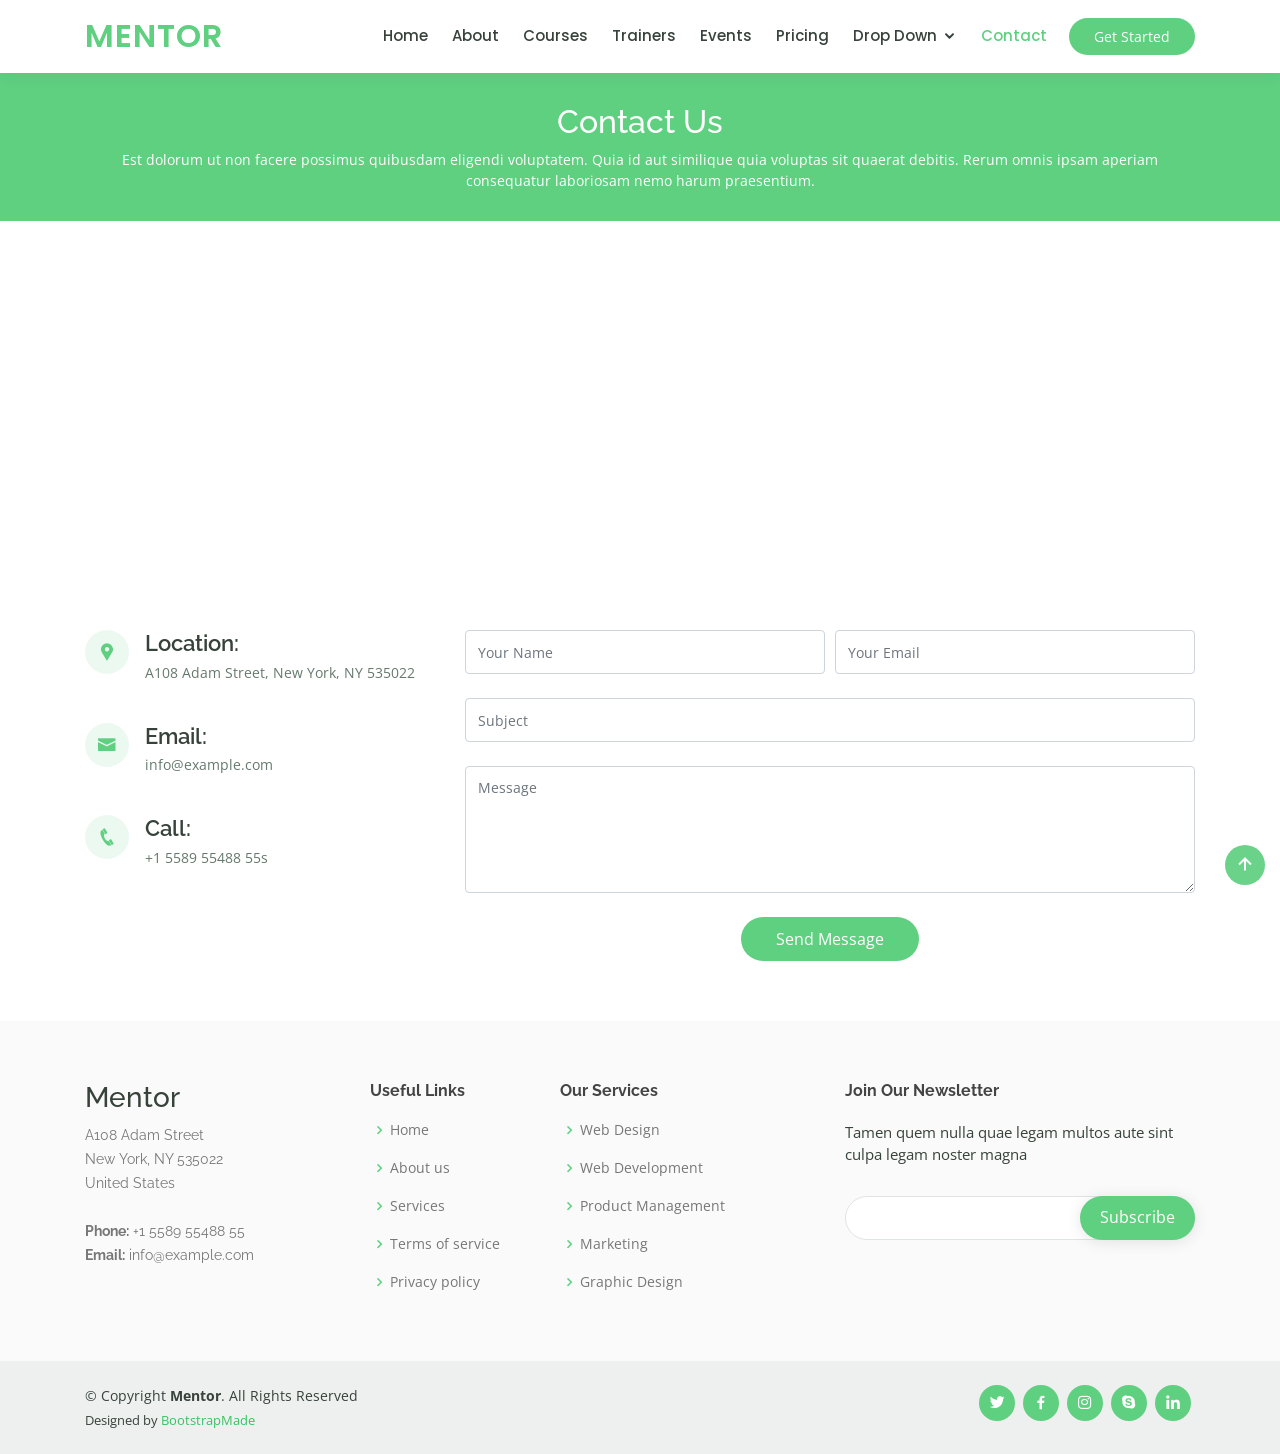
<file: public/assets/front/contact.html>
<!DOCTYPE html>
<html lang="en">

<head>
  <meta charset="utf-8">
  <meta content="width=device-width, initial-scale=1.0" name="viewport">

  <title>Contact - Mentor Bootstrap Template</title>
  <meta content="" name="description">
  <meta content="" name="keywords">

  <!-- Favicons -->
  <link href="assets/img/favicon.png" rel="icon">
  <link href="assets/img/apple-touch-icon.png" rel="apple-touch-icon">

  <!-- Google Fonts -->
  <link href="https://fonts.googleapis.com/css?family=Open+Sans:300,300i,400,400i,600,600i,700,700i|Raleway:300,300i,400,400i,500,500i,600,600i,700,700i|Poppins:300,300i,400,400i,500,500i,600,600i,700,700i" rel="stylesheet">

  <!-- Vendor CSS Files -->
  <link href="assets/vendor/bootstrap/css/bootstrap.min.css" rel="stylesheet">
  <link href="assets/vendor/icofont/icofont.min.css" rel="stylesheet">
  <link href="assets/vendor/boxicons/css/boxicons.min.css" rel="stylesheet">
  <link href="assets/vendor/remixicon/remixicon.css" rel="stylesheet">
  <link href="assets/vendor/owl.carousel/assets/owl.carousel.min.css" rel="stylesheet">
  <link href="assets/vendor/animate.css/animate.min.css" rel="stylesheet">
  <link href="assets/vendor/aos/aos.css" rel="stylesheet">

  <!-- Template Main CSS File -->
  <link href="assets/css/style.css" rel="stylesheet">

  <!-- =======================================================
  * Template Name: Mentor - v2.2.0
  * Template URL: https://bootstrapmade.com/mentor-free-education-bootstrap-theme/
  * Author: BootstrapMade.com
  * License: https://bootstrapmade.com/license/
  ======================================================== -->
</head>

<body>

  <!-- ======= Header ======= -->
  <header id="header" class="fixed-top">
    <div class="container d-flex align-items-center">

      <h1 class="logo mr-auto"><a href="index.html">Mentor</a></h1>
      <!-- Uncomment below if you prefer to use an image logo -->
      <!-- <a href="index.html" class="logo mr-auto"><img src="assets/img/logo.png" alt="" class="img-fluid"></a>-->

      <nav class="nav-menu d-none d-lg-block">
        <ul>
          <li><a href="index.html">Home</a></li>
          <li><a href="about.html">About</a></li>
          <li><a href="courses.html">Courses</a></li>
          <li><a href="trainers.html">Trainers</a></li>
          <li><a href="events.html">Events</a></li>
          <li><a href="pricing.html">Pricing</a></li>
          <li class="drop-down"><a href="">Drop Down</a>
            <ul>
              <li><a href="#">Drop Down 1</a></li>
              <li class="drop-down"><a href="#">Deep Drop Down</a>
                <ul>
                  <li><a href="#">Deep Drop Down 1</a></li>
                  <li><a href="#">Deep Drop Down 2</a></li>
                  <li><a href="#">Deep Drop Down 3</a></li>
                  <li><a href="#">Deep Drop Down 4</a></li>
                  <li><a href="#">Deep Drop Down 5</a></li>
                </ul>
              </li>
              <li><a href="#">Drop Down 2</a></li>
              <li><a href="#">Drop Down 3</a></li>
              <li><a href="#">Drop Down 4</a></li>
            </ul>
          </li>
          <li class="active"><a href="contact.html">Contact</a></li>

        </ul>
      </nav><!-- .nav-menu -->

      <a href="courses.html" class="get-started-btn">Get Started</a>

    </div>
  </header><!-- End Header -->

  <main id="main">

    <!-- ======= Breadcrumbs ======= -->
    <div class="breadcrumbs" data-aos="fade-in">
      <div class="container">
        <h2>Contact Us</h2>
        <p>Est dolorum ut non facere possimus quibusdam eligendi voluptatem. Quia id aut similique quia voluptas sit quaerat debitis. Rerum omnis ipsam aperiam consequatur laboriosam nemo harum praesentium. </p>
      </div>
    </div><!-- End Breadcrumbs -->

    <!-- ======= Contact Section ======= -->
    <section id="contact" class="contact">
      <div data-aos="fade-up">
        <iframe style="border:0; width: 100%; height: 350px;" src="https://www.google.com/maps/embed?pb=!1m14!1m8!1m3!1d12097.433213460943!2d-74.0062269!3d40.7101282!3m2!1i1024!2i768!4f13.1!3m3!1m2!1s0x0%3A0xb89d1fe6bc499443!2sDowntown+Conference+Center!5e0!3m2!1smk!2sbg!4v1539943755621" frameborder="0" allowfullscreen></iframe>
      </div>

      <div class="container" data-aos="fade-up">

        <div class="row mt-5">

          <div class="col-lg-4">
            <div class="info">
              <div class="address">
                <i class="icofont-google-map"></i>
                <h4>Location:</h4>
                <p>A108 Adam Street, New York, NY 535022</p>
              </div>

              <div class="email">
                <i class="icofont-envelope"></i>
                <h4>Email:</h4>
                <p>info@example.com</p>
              </div>

              <div class="phone">
                <i class="icofont-phone"></i>
                <h4>Call:</h4>
                <p>+1 5589 55488 55s</p>
              </div>

            </div>

          </div>

          <div class="col-lg-8 mt-5 mt-lg-0">

            <form action="forms/contact.php" method="post" role="form" class="php-email-form">
              <div class="form-row">
                <div class="col-md-6 form-group">
                  <input type="text" name="name" class="form-control" id="name" placeholder="Your Name" data-rule="minlen:4" data-msg="Please enter at least 4 chars" />
                  <div class="validate"></div>
                </div>
                <div class="col-md-6 form-group">
                  <input type="email" class="form-control" name="email" id="email" placeholder="Your Email" data-rule="email" data-msg="Please enter a valid email" />
                  <div class="validate"></div>
                </div>
              </div>
              <div class="form-group">
                <input type="text" class="form-control" name="subject" id="subject" placeholder="Subject" data-rule="minlen:4" data-msg="Please enter at least 8 chars of subject" />
                <div class="validate"></div>
              </div>
              <div class="form-group">
                <textarea class="form-control" name="message" rows="5" data-rule="required" data-msg="Please write something for us" placeholder="Message"></textarea>
                <div class="validate"></div>
              </div>
              <div class="mb-3">
                <div class="loading">Loading</div>
                <div class="error-message"></div>
                <div class="sent-message">Your message has been sent. Thank you!</div>
              </div>
              <div class="text-center"><button type="submit">Send Message</button></div>
            </form>

          </div>

        </div>

      </div>
    </section><!-- End Contact Section -->

  </main><!-- End #main -->

  <!-- ======= Footer ======= -->
  <footer id="footer">

    <div class="footer-top">
      <div class="container">
        <div class="row">

          <div class="col-lg-3 col-md-6 footer-contact">
            <h3>Mentor</h3>
            <p>
              A108 Adam Street <br>
              New York, NY 535022<br>
              United States <br><br>
              <strong>Phone:</strong> +1 5589 55488 55<br>
              <strong>Email:</strong> info@example.com<br>
            </p>
          </div>

          <div class="col-lg-2 col-md-6 footer-links">
            <h4>Useful Links</h4>
            <ul>
              <li><i class="bx bx-chevron-right"></i> <a href="#">Home</a></li>
              <li><i class="bx bx-chevron-right"></i> <a href="#">About us</a></li>
              <li><i class="bx bx-chevron-right"></i> <a href="#">Services</a></li>
              <li><i class="bx bx-chevron-right"></i> <a href="#">Terms of service</a></li>
              <li><i class="bx bx-chevron-right"></i> <a href="#">Privacy policy</a></li>
            </ul>
          </div>

          <div class="col-lg-3 col-md-6 footer-links">
            <h4>Our Services</h4>
            <ul>
              <li><i class="bx bx-chevron-right"></i> <a href="#">Web Design</a></li>
              <li><i class="bx bx-chevron-right"></i> <a href="#">Web Development</a></li>
              <li><i class="bx bx-chevron-right"></i> <a href="#">Product Management</a></li>
              <li><i class="bx bx-chevron-right"></i> <a href="#">Marketing</a></li>
              <li><i class="bx bx-chevron-right"></i> <a href="#">Graphic Design</a></li>
            </ul>
          </div>

          <div class="col-lg-4 col-md-6 footer-newsletter">
            <h4>Join Our Newsletter</h4>
            <p>Tamen quem nulla quae legam multos aute sint culpa legam noster magna</p>
            <form action="" method="post">
              <input type="email" name="email"><input type="submit" value="Subscribe">
            </form>
          </div>

        </div>
      </div>
    </div>

    <div class="container d-md-flex py-4">

      <div class="mr-md-auto text-center text-md-left">
        <div class="copyright">
          &copy; Copyright <strong><span>Mentor</span></strong>. All Rights Reserved
        </div>
        <div class="credits">
          <!-- All the links in the footer should remain intact. -->
          <!-- You can delete the links only if you purchased the pro version. -->
          <!-- Licensing information: https://bootstrapmade.com/license/ -->
          <!-- Purchase the pro version with working PHP/AJAX contact form: https://bootstrapmade.com/mentor-free-education-bootstrap-theme/ -->
          Designed by <a href="https://bootstrapmade.com/">BootstrapMade</a>
        </div>
      </div>
      <div class="social-links text-center text-md-right pt-3 pt-md-0">
        <a href="#" class="twitter"><i class="bx bxl-twitter"></i></a>
        <a href="#" class="facebook"><i class="bx bxl-facebook"></i></a>
        <a href="#" class="instagram"><i class="bx bxl-instagram"></i></a>
        <a href="#" class="google-plus"><i class="bx bxl-skype"></i></a>
        <a href="#" class="linkedin"><i class="bx bxl-linkedin"></i></a>
      </div>
    </div>
  </footer><!-- End Footer -->

  <a href="#" class="back-to-top"><i class="bx bx-up-arrow-alt"></i></a>
  <div id="preloader"></div>

  <!-- Vendor JS Files -->
  <script src="assets/vendor/jquery/jquery.min.js"></script>
  <script src="assets/vendor/bootstrap/js/bootstrap.bundle.min.js"></script>
  <script src="assets/vendor/jquery.easing/jquery.easing.min.js"></script>
  <script src="assets/vendor/php-email-form/validate.js"></script>
  <script src="assets/vendor/waypoints/jquery.waypoints.min.js"></script>
  <script src="assets/vendor/counterup/counterup.min.js"></script>
  <script src="assets/vendor/owl.carousel/owl.carousel.min.js"></script>
  <script src="assets/vendor/aos/aos.js"></script>

  <!-- Template Main JS File -->
  <script src="assets/js/main.js"></script>

</body>

</html>
</file>
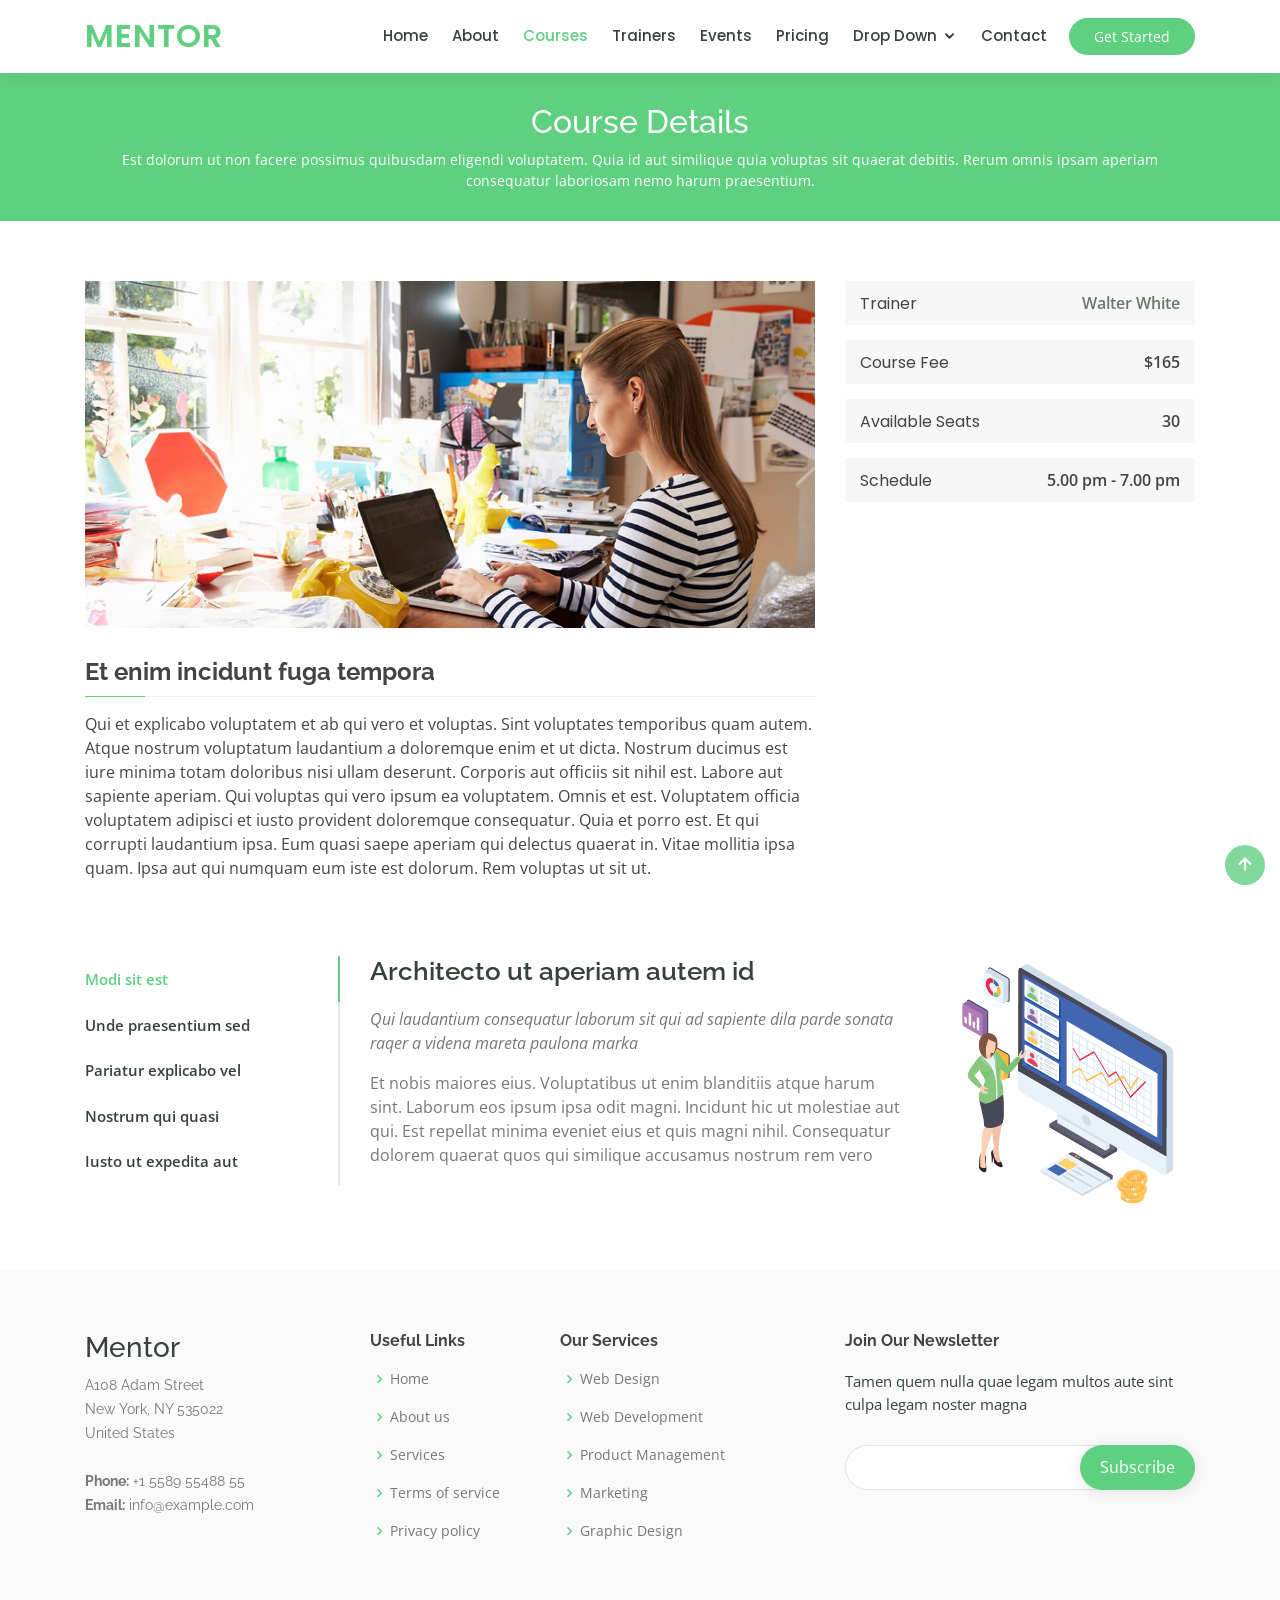
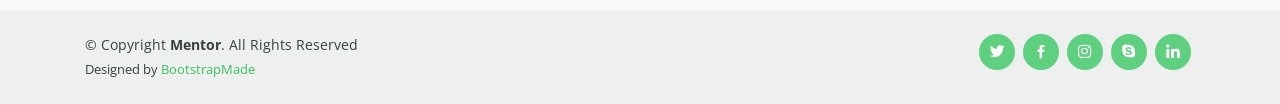
<file: public/assets/front/course-details.html>
<!DOCTYPE html>
<html lang="en">

<head>
  <meta charset="utf-8">
  <meta content="width=device-width, initial-scale=1.0" name="viewport">

  <title>Course Details - Mentor Bootstrap Template</title>
  <meta content="" name="description">
  <meta content="" name="keywords">

  <!-- Favicons -->
  <link href="assets/img/favicon.png" rel="icon">
  <link href="assets/img/apple-touch-icon.png" rel="apple-touch-icon">

  <!-- Google Fonts -->
  <link href="https://fonts.googleapis.com/css?family=Open+Sans:300,300i,400,400i,600,600i,700,700i|Raleway:300,300i,400,400i,500,500i,600,600i,700,700i|Poppins:300,300i,400,400i,500,500i,600,600i,700,700i" rel="stylesheet">

  <!-- Vendor CSS Files -->
  <link href="assets/vendor/bootstrap/css/bootstrap.min.css" rel="stylesheet">
  <link href="assets/vendor/icofont/icofont.min.css" rel="stylesheet">
  <link href="assets/vendor/boxicons/css/boxicons.min.css" rel="stylesheet">
  <link href="assets/vendor/remixicon/remixicon.css" rel="stylesheet">
  <link href="assets/vendor/owl.carousel/assets/owl.carousel.min.css" rel="stylesheet">
  <link href="assets/vendor/animate.css/animate.min.css" rel="stylesheet">
  <link href="assets/vendor/aos/aos.css" rel="stylesheet">

  <!-- Template Main CSS File -->
  <link href="assets/css/style.css" rel="stylesheet">

  <!-- =======================================================
  * Template Name: Mentor - v2.2.0
  * Template URL: https://bootstrapmade.com/mentor-free-education-bootstrap-theme/
  * Author: BootstrapMade.com
  * License: https://bootstrapmade.com/license/
  ======================================================== -->
</head>

<body>

  <!-- ======= Header ======= -->
  <header id="header" class="fixed-top">
    <div class="container d-flex align-items-center">

      <h1 class="logo mr-auto"><a href="index.html">Mentor</a></h1>
      <!-- Uncomment below if you prefer to use an image logo -->
      <!-- <a href="index.html" class="logo mr-auto"><img src="assets/img/logo.png" alt="" class="img-fluid"></a>-->

      <nav class="nav-menu d-none d-lg-block">
        <ul>
          <li><a href="index.html">Home</a></li>
          <li><a href="about.html">About</a></li>
          <li class="active"><a href="courses.html">Courses</a></li>
          <li><a href="trainers.html">Trainers</a></li>
          <li><a href="events.html">Events</a></li>
          <li><a href="pricing.html">Pricing</a></li>
          <li class="drop-down"><a href="">Drop Down</a>
            <ul>
              <li><a href="#">Drop Down 1</a></li>
              <li class="drop-down"><a href="#">Deep Drop Down</a>
                <ul>
                  <li><a href="#">Deep Drop Down 1</a></li>
                  <li><a href="#">Deep Drop Down 2</a></li>
                  <li><a href="#">Deep Drop Down 3</a></li>
                  <li><a href="#">Deep Drop Down 4</a></li>
                  <li><a href="#">Deep Drop Down 5</a></li>
                </ul>
              </li>
              <li><a href="#">Drop Down 2</a></li>
              <li><a href="#">Drop Down 3</a></li>
              <li><a href="#">Drop Down 4</a></li>
            </ul>
          </li>
          <li><a href="contact.html">Contact</a></li>

        </ul>
      </nav><!-- .nav-menu -->

      <a href="courses.html" class="get-started-btn">Get Started</a>

    </div>
  </header><!-- End Header -->

  <main id="main">

    <!-- ======= Breadcrumbs ======= -->
    <div class="breadcrumbs" data-aos="fade-in">
      <div class="container">
        <h2>Course Details</h2>
        <p>Est dolorum ut non facere possimus quibusdam eligendi voluptatem. Quia id aut similique quia voluptas sit quaerat debitis. Rerum omnis ipsam aperiam consequatur laboriosam nemo harum praesentium. </p>
      </div>
    </div><!-- End Breadcrumbs -->

    <!-- ======= Cource Details Section ======= -->
    <section id="course-details" class="course-details">
      <div class="container" data-aos="fade-up">

        <div class="row">
          <div class="col-lg-8">
            <img src="assets/img/course-details.jpg" class="img-fluid" alt="">
            <h3>Et enim incidunt fuga tempora</h3>
            <p>
              Qui et explicabo voluptatem et ab qui vero et voluptas. Sint voluptates temporibus quam autem. Atque nostrum voluptatum laudantium a doloremque enim et ut dicta. Nostrum ducimus est iure minima totam doloribus nisi ullam deserunt. Corporis aut officiis sit nihil est. Labore aut sapiente aperiam.
              Qui voluptas qui vero ipsum ea voluptatem. Omnis et est. Voluptatem officia voluptatem adipisci et iusto provident doloremque consequatur. Quia et porro est. Et qui corrupti laudantium ipsa.
              Eum quasi saepe aperiam qui delectus quaerat in. Vitae mollitia ipsa quam. Ipsa aut qui numquam eum iste est dolorum. Rem voluptas ut sit ut.
            </p>
          </div>
          <div class="col-lg-4">

            <div class="course-info d-flex justify-content-between align-items-center">
              <h5>Trainer</h5>
              <p><a href="#">Walter White</a></p>
            </div>

            <div class="course-info d-flex justify-content-between align-items-center">
              <h5>Course Fee</h5>
              <p>$165</p>
            </div>

            <div class="course-info d-flex justify-content-between align-items-center">
              <h5>Available Seats</h5>
              <p>30</p>
            </div>

            <div class="course-info d-flex justify-content-between align-items-center">
              <h5>Schedule</h5>
              <p>5.00 pm - 7.00 pm</p>
            </div>

          </div>
        </div>

      </div>
    </section><!-- End Cource Details Section -->

    <!-- ======= Cource Details Tabs Section ======= -->
    <section id="cource-details-tabs" class="cource-details-tabs">
      <div class="container" data-aos="fade-up">

        <div class="row">
          <div class="col-lg-3">
            <ul class="nav nav-tabs flex-column">
              <li class="nav-item">
                <a class="nav-link active show" data-toggle="tab" href="#tab-1">Modi sit est</a>
              </li>
              <li class="nav-item">
                <a class="nav-link" data-toggle="tab" href="#tab-2">Unde praesentium sed</a>
              </li>
              <li class="nav-item">
                <a class="nav-link" data-toggle="tab" href="#tab-3">Pariatur explicabo vel</a>
              </li>
              <li class="nav-item">
                <a class="nav-link" data-toggle="tab" href="#tab-4">Nostrum qui quasi</a>
              </li>
              <li class="nav-item">
                <a class="nav-link" data-toggle="tab" href="#tab-5">Iusto ut expedita aut</a>
              </li>
            </ul>
          </div>
          <div class="col-lg-9 mt-4 mt-lg-0">
            <div class="tab-content">
              <div class="tab-pane active show" id="tab-1">
                <div class="row">
                  <div class="col-lg-8 details order-2 order-lg-1">
                    <h3>Architecto ut aperiam autem id</h3>
                    <p class="font-italic">Qui laudantium consequatur laborum sit qui ad sapiente dila parde sonata raqer a videna mareta paulona marka</p>
                    <p>Et nobis maiores eius. Voluptatibus ut enim blanditiis atque harum sint. Laborum eos ipsum ipsa odit magni. Incidunt hic ut molestiae aut qui. Est repellat minima eveniet eius et quis magni nihil. Consequatur dolorem quaerat quos qui similique accusamus nostrum rem vero</p>
                  </div>
                  <div class="col-lg-4 text-center order-1 order-lg-2">
                    <img src="assets/img/course-details-tab-1.png" alt="" class="img-fluid">
                  </div>
                </div>
              </div>
              <div class="tab-pane" id="tab-2">
                <div class="row">
                  <div class="col-lg-8 details order-2 order-lg-1">
                    <h3>Et blanditiis nemo veritatis excepturi</h3>
                    <p class="font-italic">Qui laudantium consequatur laborum sit qui ad sapiente dila parde sonata raqer a videna mareta paulona marka</p>
                    <p>Ea ipsum voluptatem consequatur quis est. Illum error ullam omnis quia et reiciendis sunt sunt est. Non aliquid repellendus itaque accusamus eius et velit ipsa voluptates. Optio nesciunt eaque beatae accusamus lerode pakto madirna desera vafle de nideran pal</p>
                  </div>
                  <div class="col-lg-4 text-center order-1 order-lg-2">
                    <img src="assets/img/course-details-tab-2.png" alt="" class="img-fluid">
                  </div>
                </div>
              </div>
              <div class="tab-pane" id="tab-3">
                <div class="row">
                  <div class="col-lg-8 details order-2 order-lg-1">
                    <h3>Impedit facilis occaecati odio neque aperiam sit</h3>
                    <p class="font-italic">Eos voluptatibus quo. Odio similique illum id quidem non enim fuga. Qui natus non sunt dicta dolor et. In asperiores velit quaerat perferendis aut</p>
                    <p>Iure officiis odit rerum. Harum sequi eum illum corrupti culpa veritatis quisquam. Neque necessitatibus illo rerum eum ut. Commodi ipsam minima molestiae sed laboriosam a iste odio. Earum odit nesciunt fugiat sit ullam. Soluta et harum voluptatem optio quae</p>
                  </div>
                  <div class="col-lg-4 text-center order-1 order-lg-2">
                    <img src="assets/img/course-details-tab-3.png" alt="" class="img-fluid">
                  </div>
                </div>
              </div>
              <div class="tab-pane" id="tab-4">
                <div class="row">
                  <div class="col-lg-8 details order-2 order-lg-1">
                    <h3>Fuga dolores inventore laboriosam ut est accusamus laboriosam dolore</h3>
                    <p class="font-italic">Totam aperiam accusamus. Repellat consequuntur iure voluptas iure porro quis delectus</p>
                    <p>Eaque consequuntur consequuntur libero expedita in voluptas. Nostrum ipsam necessitatibus aliquam fugiat debitis quis velit. Eum ex maxime error in consequatur corporis atque. Eligendi asperiores sed qui veritatis aperiam quia a laborum inventore</p>
                  </div>
                  <div class="col-lg-4 text-center order-1 order-lg-2">
                    <img src="assets/img/course-details-tab-4.png" alt="" class="img-fluid">
                  </div>
                </div>
              </div>
              <div class="tab-pane" id="tab-5">
                <div class="row">
                  <div class="col-lg-8 details order-2 order-lg-1">
                    <h3>Est eveniet ipsam sindera pad rone matrelat sando reda</h3>
                    <p class="font-italic">Omnis blanditiis saepe eos autem qui sunt debitis porro quia.</p>
                    <p>Exercitationem nostrum omnis. Ut reiciendis repudiandae minus. Omnis recusandae ut non quam ut quod eius qui. Ipsum quia odit vero atque qui quibusdam amet. Occaecati sed est sint aut vitae molestiae voluptate vel</p>
                  </div>
                  <div class="col-lg-4 text-center order-1 order-lg-2">
                    <img src="assets/img/course-details-tab-5.png" alt="" class="img-fluid">
                  </div>
                </div>
              </div>
            </div>
          </div>
        </div>

      </div>
    </section><!-- End Cource Details Tabs Section -->

  </main><!-- End #main -->

  <!-- ======= Footer ======= -->
  <footer id="footer">

    <div class="footer-top">
      <div class="container">
        <div class="row">

          <div class="col-lg-3 col-md-6 footer-contact">
            <h3>Mentor</h3>
            <p>
              A108 Adam Street <br>
              New York, NY 535022<br>
              United States <br><br>
              <strong>Phone:</strong> +1 5589 55488 55<br>
              <strong>Email:</strong> info@example.com<br>
            </p>
          </div>

          <div class="col-lg-2 col-md-6 footer-links">
            <h4>Useful Links</h4>
            <ul>
              <li><i class="bx bx-chevron-right"></i> <a href="#">Home</a></li>
              <li><i class="bx bx-chevron-right"></i> <a href="#">About us</a></li>
              <li><i class="bx bx-chevron-right"></i> <a href="#">Services</a></li>
              <li><i class="bx bx-chevron-right"></i> <a href="#">Terms of service</a></li>
              <li><i class="bx bx-chevron-right"></i> <a href="#">Privacy policy</a></li>
            </ul>
          </div>

          <div class="col-lg-3 col-md-6 footer-links">
            <h4>Our Services</h4>
            <ul>
              <li><i class="bx bx-chevron-right"></i> <a href="#">Web Design</a></li>
              <li><i class="bx bx-chevron-right"></i> <a href="#">Web Development</a></li>
              <li><i class="bx bx-chevron-right"></i> <a href="#">Product Management</a></li>
              <li><i class="bx bx-chevron-right"></i> <a href="#">Marketing</a></li>
              <li><i class="bx bx-chevron-right"></i> <a href="#">Graphic Design</a></li>
            </ul>
          </div>

          <div class="col-lg-4 col-md-6 footer-newsletter">
            <h4>Join Our Newsletter</h4>
            <p>Tamen quem nulla quae legam multos aute sint culpa legam noster magna</p>
            <form action="" method="post">
              <input type="email" name="email"><input type="submit" value="Subscribe">
            </form>
          </div>

        </div>
      </div>
    </div>

    <div class="container d-md-flex py-4">

      <div class="mr-md-auto text-center text-md-left">
        <div class="copyright">
          &copy; Copyright <strong><span>Mentor</span></strong>. All Rights Reserved
        </div>
        <div class="credits">
          <!-- All the links in the footer should remain intact. -->
          <!-- You can delete the links only if you purchased the pro version. -->
          <!-- Licensing information: https://bootstrapmade.com/license/ -->
          <!-- Purchase the pro version with working PHP/AJAX contact form: https://bootstrapmade.com/mentor-free-education-bootstrap-theme/ -->
          Designed by <a href="https://bootstrapmade.com/">BootstrapMade</a>
        </div>
      </div>
      <div class="social-links text-center text-md-right pt-3 pt-md-0">
        <a href="#" class="twitter"><i class="bx bxl-twitter"></i></a>
        <a href="#" class="facebook"><i class="bx bxl-facebook"></i></a>
        <a href="#" class="instagram"><i class="bx bxl-instagram"></i></a>
        <a href="#" class="google-plus"><i class="bx bxl-skype"></i></a>
        <a href="#" class="linkedin"><i class="bx bxl-linkedin"></i></a>
      </div>
    </div>
  </footer><!-- End Footer -->

  <a href="#" class="back-to-top"><i class="bx bx-up-arrow-alt"></i></a>
  <div id="preloader"></div>

  <!-- Vendor JS Files -->
  <script src="assets/vendor/jquery/jquery.min.js"></script>
  <script src="assets/vendor/bootstrap/js/bootstrap.bundle.min.js"></script>
  <script src="assets/vendor/jquery.easing/jquery.easing.min.js"></script>
  <script src="assets/vendor/php-email-form/validate.js"></script>
  <script src="assets/vendor/waypoints/jquery.waypoints.min.js"></script>
  <script src="assets/vendor/counterup/counterup.min.js"></script>
  <script src="assets/vendor/owl.carousel/owl.carousel.min.js"></script>
  <script src="assets/vendor/aos/aos.js"></script>

  <!-- Template Main JS File -->
  <script src="assets/js/main.js"></script>

</body>

</html>
</file>
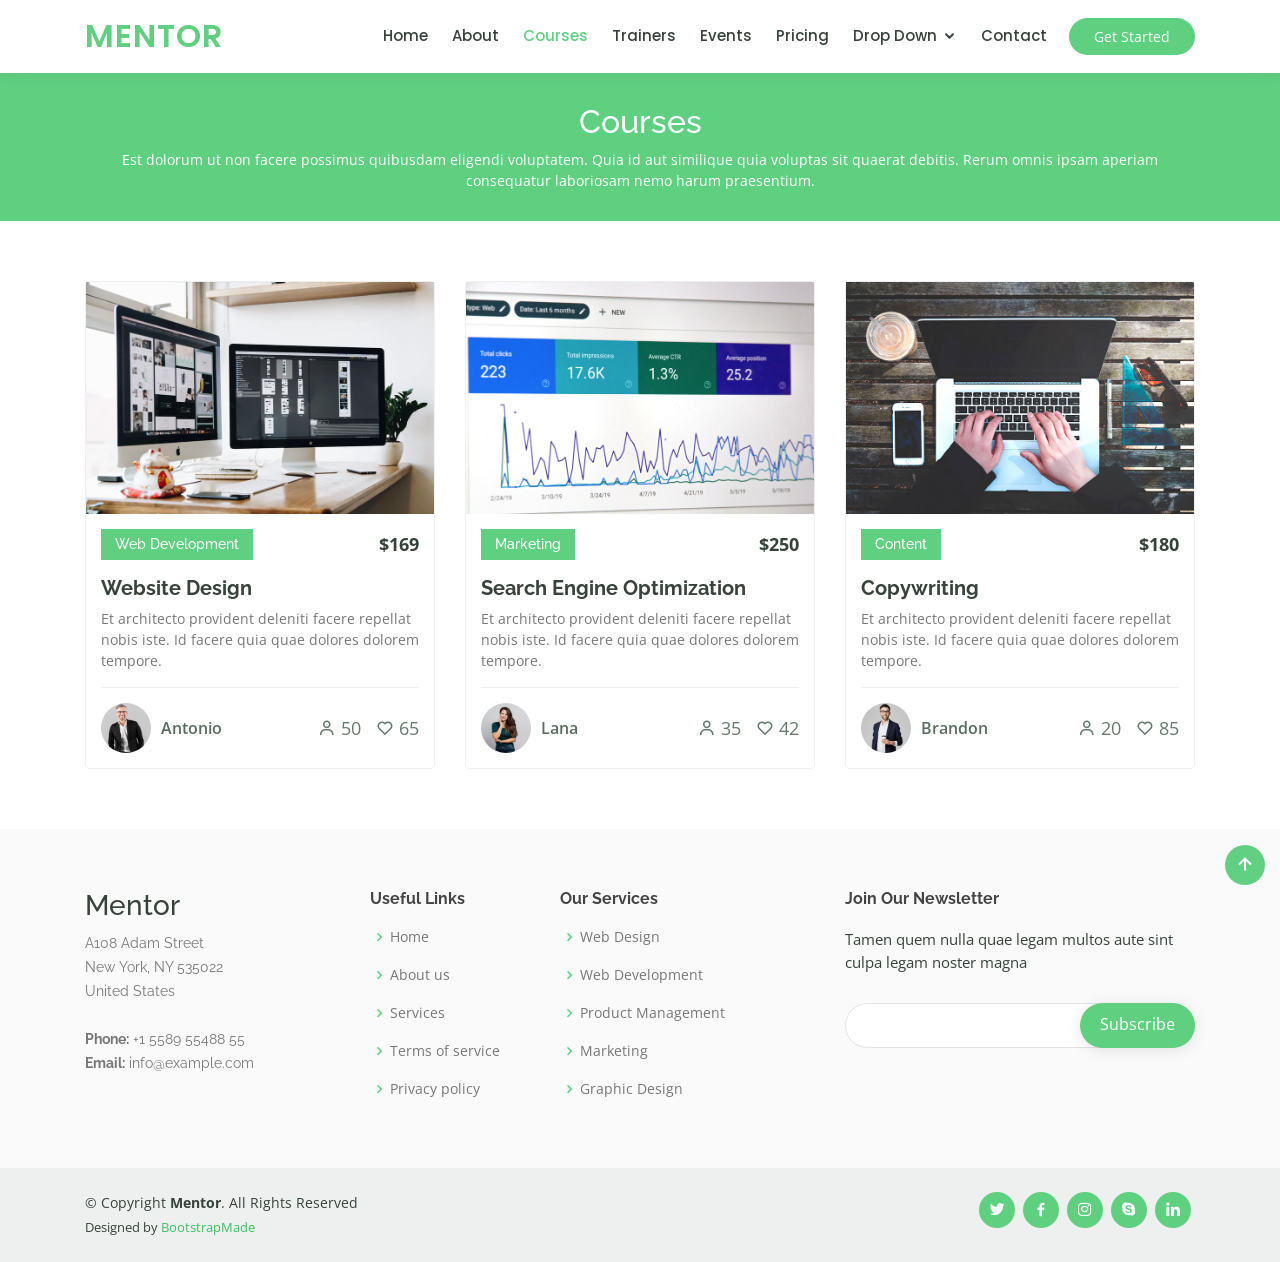
<file: public/assets/front/courses.html>
<!DOCTYPE html>
<html lang="en">

<head>
  <meta charset="utf-8">
  <meta content="width=device-width, initial-scale=1.0" name="viewport">

  <title>Courses - Mentor Bootstrap Template</title>
  <meta content="" name="description">
  <meta content="" name="keywords">

  <!-- Favicons -->
  <link href="assets/img/favicon.png" rel="icon">
  <link href="assets/img/apple-touch-icon.png" rel="apple-touch-icon">

  <!-- Google Fonts -->
  <link href="https://fonts.googleapis.com/css?family=Open+Sans:300,300i,400,400i,600,600i,700,700i|Raleway:300,300i,400,400i,500,500i,600,600i,700,700i|Poppins:300,300i,400,400i,500,500i,600,600i,700,700i" rel="stylesheet">

  <!-- Vendor CSS Files -->
  <link href="assets/vendor/bootstrap/css/bootstrap.min.css" rel="stylesheet">
  <link href="assets/vendor/icofont/icofont.min.css" rel="stylesheet">
  <link href="assets/vendor/boxicons/css/boxicons.min.css" rel="stylesheet">
  <link href="assets/vendor/remixicon/remixicon.css" rel="stylesheet">
  <link href="assets/vendor/owl.carousel/assets/owl.carousel.min.css" rel="stylesheet">
  <link href="assets/vendor/animate.css/animate.min.css" rel="stylesheet">
  <link href="assets/vendor/aos/aos.css" rel="stylesheet">

  <!-- Template Main CSS File -->
  <link href="assets/css/style.css" rel="stylesheet">

  <!-- =======================================================
  * Template Name: Mentor - v2.2.0
  * Template URL: https://bootstrapmade.com/mentor-free-education-bootstrap-theme/
  * Author: BootstrapMade.com
  * License: https://bootstrapmade.com/license/
  ======================================================== -->
</head>

<body>

  <!-- ======= Header ======= -->
  <header id="header" class="fixed-top">
    <div class="container d-flex align-items-center">

      <h1 class="logo mr-auto"><a href="index.html">Mentor</a></h1>
      <!-- Uncomment below if you prefer to use an image logo -->
      <!-- <a href="index.html" class="logo mr-auto"><img src="assets/img/logo.png" alt="" class="img-fluid"></a>-->

      <nav class="nav-menu d-none d-lg-block">
        <ul>
          <li><a href="index.html">Home</a></li>
          <li><a href="about.html">About</a></li>
          <li class="active"><a href="courses.html">Courses</a></li>
          <li><a href="trainers.html">Trainers</a></li>
          <li><a href="events.html">Events</a></li>
          <li><a href="pricing.html">Pricing</a></li>
          <li class="drop-down"><a href="">Drop Down</a>
            <ul>
              <li><a href="#">Drop Down 1</a></li>
              <li class="drop-down"><a href="#">Deep Drop Down</a>
                <ul>
                  <li><a href="#">Deep Drop Down 1</a></li>
                  <li><a href="#">Deep Drop Down 2</a></li>
                  <li><a href="#">Deep Drop Down 3</a></li>
                  <li><a href="#">Deep Drop Down 4</a></li>
                  <li><a href="#">Deep Drop Down 5</a></li>
                </ul>
              </li>
              <li><a href="#">Drop Down 2</a></li>
              <li><a href="#">Drop Down 3</a></li>
              <li><a href="#">Drop Down 4</a></li>
            </ul>
          </li>
          <li><a href="contact.html">Contact</a></li>

        </ul>
      </nav><!-- .nav-menu -->

      <a href="courses.html" class="get-started-btn">Get Started</a>

    </div>
  </header><!-- End Header -->

  <main id="main" data-aos="fade-in">

    <!-- ======= Breadcrumbs ======= -->
    <div class="breadcrumbs">
      <div class="container">
        <h2>Courses</h2>
        <p>Est dolorum ut non facere possimus quibusdam eligendi voluptatem. Quia id aut similique quia voluptas sit quaerat debitis. Rerum omnis ipsam aperiam consequatur laboriosam nemo harum praesentium. </p>
      </div>
    </div><!-- End Breadcrumbs -->

    <!-- ======= Courses Section ======= -->
    <section id="courses" class="courses">
      <div class="container" data-aos="fade-up">

        <div class="row" data-aos="zoom-in" data-aos-delay="100">

          <div class="col-lg-4 col-md-6 d-flex align-items-stretch">
            <div class="course-item">
              <img src="assets/img/course-1.jpg" class="img-fluid" alt="...">
              <div class="course-content">
                <div class="d-flex justify-content-between align-items-center mb-3">
                  <h4>Web Development</h4>
                  <p class="price">$169</p>
                </div>

                <h3><a href="course-details.html">Website Design</a></h3>
                <p>Et architecto provident deleniti facere repellat nobis iste. Id facere quia quae dolores dolorem tempore.</p>
                <div class="trainer d-flex justify-content-between align-items-center">
                  <div class="trainer-profile d-flex align-items-center">
                    <img src="assets/img/trainers/trainer-1.jpg" class="img-fluid" alt="">
                    <span>Antonio</span>
                  </div>
                  <div class="trainer-rank d-flex align-items-center">
                    <i class="bx bx-user"></i>&nbsp;50
                    &nbsp;&nbsp;
                    <i class="bx bx-heart"></i>&nbsp;65
                  </div>
                </div>
              </div>
            </div>
          </div> <!-- End Course Item-->

          <div class="col-lg-4 col-md-6 d-flex align-items-stretch mt-4 mt-md-0">
            <div class="course-item">
              <img src="assets/img/course-2.jpg" class="img-fluid" alt="...">
              <div class="course-content">
                <div class="d-flex justify-content-between align-items-center mb-3">
                  <h4>Marketing</h4>
                  <p class="price">$250</p>
                </div>

                <h3><a href="course-details.html">Search Engine Optimization</a></h3>
                <p>Et architecto provident deleniti facere repellat nobis iste. Id facere quia quae dolores dolorem tempore.</p>
                <div class="trainer d-flex justify-content-between align-items-center">
                  <div class="trainer-profile d-flex align-items-center">
                    <img src="assets/img/trainers/trainer-2.jpg" class="img-fluid" alt="">
                    <span>Lana</span>
                  </div>
                  <div class="trainer-rank d-flex align-items-center">
                    <i class="bx bx-user"></i>&nbsp;35
                    &nbsp;&nbsp;
                    <i class="bx bx-heart"></i>&nbsp;42
                  </div>
                </div>
              </div>
            </div>
          </div> <!-- End Course Item-->

          <div class="col-lg-4 col-md-6 d-flex align-items-stretch mt-4 mt-lg-0">
            <div class="course-item">
              <img src="assets/img/course-3.jpg" class="img-fluid" alt="...">
              <div class="course-content">
                <div class="d-flex justify-content-between align-items-center mb-3">
                  <h4>Content</h4>
                  <p class="price">$180</p>
                </div>

                <h3><a href="course-details.html">Copywriting</a></h3>
                <p>Et architecto provident deleniti facere repellat nobis iste. Id facere quia quae dolores dolorem tempore.</p>
                <div class="trainer d-flex justify-content-between align-items-center">
                  <div class="trainer-profile d-flex align-items-center">
                    <img src="assets/img/trainers/trainer-3.jpg" class="img-fluid" alt="">
                    <span>Brandon</span>
                  </div>
                  <div class="trainer-rank d-flex align-items-center">
                    <i class="bx bx-user"></i>&nbsp;20
                    &nbsp;&nbsp;
                    <i class="bx bx-heart"></i>&nbsp;85
                  </div>
                </div>
              </div>
            </div>
          </div> <!-- End Course Item-->

        </div>

      </div>
    </section><!-- End Courses Section -->

  </main><!-- End #main -->

  <!-- ======= Footer ======= -->
  <footer id="footer">

    <div class="footer-top">
      <div class="container">
        <div class="row">

          <div class="col-lg-3 col-md-6 footer-contact">
            <h3>Mentor</h3>
            <p>
              A108 Adam Street <br>
              New York, NY 535022<br>
              United States <br><br>
              <strong>Phone:</strong> +1 5589 55488 55<br>
              <strong>Email:</strong> info@example.com<br>
            </p>
          </div>

          <div class="col-lg-2 col-md-6 footer-links">
            <h4>Useful Links</h4>
            <ul>
              <li><i class="bx bx-chevron-right"></i> <a href="#">Home</a></li>
              <li><i class="bx bx-chevron-right"></i> <a href="#">About us</a></li>
              <li><i class="bx bx-chevron-right"></i> <a href="#">Services</a></li>
              <li><i class="bx bx-chevron-right"></i> <a href="#">Terms of service</a></li>
              <li><i class="bx bx-chevron-right"></i> <a href="#">Privacy policy</a></li>
            </ul>
          </div>

          <div class="col-lg-3 col-md-6 footer-links">
            <h4>Our Services</h4>
            <ul>
              <li><i class="bx bx-chevron-right"></i> <a href="#">Web Design</a></li>
              <li><i class="bx bx-chevron-right"></i> <a href="#">Web Development</a></li>
              <li><i class="bx bx-chevron-right"></i> <a href="#">Product Management</a></li>
              <li><i class="bx bx-chevron-right"></i> <a href="#">Marketing</a></li>
              <li><i class="bx bx-chevron-right"></i> <a href="#">Graphic Design</a></li>
            </ul>
          </div>

          <div class="col-lg-4 col-md-6 footer-newsletter">
            <h4>Join Our Newsletter</h4>
            <p>Tamen quem nulla quae legam multos aute sint culpa legam noster magna</p>
            <form action="" method="post">
              <input type="email" name="email"><input type="submit" value="Subscribe">
            </form>
          </div>

        </div>
      </div>
    </div>

    <div class="container d-md-flex py-4">

      <div class="mr-md-auto text-center text-md-left">
        <div class="copyright">
          &copy; Copyright <strong><span>Mentor</span></strong>. All Rights Reserved
        </div>
        <div class="credits">
          <!-- All the links in the footer should remain intact. -->
          <!-- You can delete the links only if you purchased the pro version. -->
          <!-- Licensing information: https://bootstrapmade.com/license/ -->
          <!-- Purchase the pro version with working PHP/AJAX contact form: https://bootstrapmade.com/mentor-free-education-bootstrap-theme/ -->
          Designed by <a href="https://bootstrapmade.com/">BootstrapMade</a>
        </div>
      </div>
      <div class="social-links text-center text-md-right pt-3 pt-md-0">
        <a href="#" class="twitter"><i class="bx bxl-twitter"></i></a>
        <a href="#" class="facebook"><i class="bx bxl-facebook"></i></a>
        <a href="#" class="instagram"><i class="bx bxl-instagram"></i></a>
        <a href="#" class="google-plus"><i class="bx bxl-skype"></i></a>
        <a href="#" class="linkedin"><i class="bx bxl-linkedin"></i></a>
      </div>
    </div>
  </footer><!-- End Footer -->

  <a href="#" class="back-to-top"><i class="bx bx-up-arrow-alt"></i></a>
  <div id="preloader"></div>

  <!-- Vendor JS Files -->
  <script src="assets/vendor/jquery/jquery.min.js"></script>
  <script src="assets/vendor/bootstrap/js/bootstrap.bundle.min.js"></script>
  <script src="assets/vendor/jquery.easing/jquery.easing.min.js"></script>
  <script src="assets/vendor/php-email-form/validate.js"></script>
  <script src="assets/vendor/waypoints/jquery.waypoints.min.js"></script>
  <script src="assets/vendor/counterup/counterup.min.js"></script>
  <script src="assets/vendor/owl.carousel/owl.carousel.min.js"></script>
  <script src="assets/vendor/aos/aos.js"></script>

  <!-- Template Main JS File -->
  <script src="assets/js/main.js"></script>

</body>

</html>
</file>
<file: public/assets/ppdb/css/responsive.css>
@media only screen and (min-width: 992px) and (max-width: 1199px) {
	.wizard > .steps a, .wizard > .steps a:hover, .wizard > .steps a:active{
		font-size: 12px;
	}
	.wizard > .steps .number {
		font-size: 12px;
	}
}
@media (min-width: 768px) and (max-width: 991px) {
	.banner-sec{
		padding-right: 15px;
	}
	.login-sec{
		padding-right: 15px;
		padding-left: 15px;
		padding-top: 0px;
		padding-bottom: 0px;
	}
	.login-sec{
		background: none;
	}
	.carousel-inner{
		border-radius: 0;
	}
	.login-sec-bg{
		border-radius: 0;
		padding: 15px;
	}
}
@media (max-width: 767px) {
	.banner-sec{
		padding-right: 15px;
	}
	.login-sec{
		padding-right: 15px;
		padding-left: 15px;
		padding-top: 0px;
		padding-bottom: 0px;
	}
	.login-sec{
		background: none;
	}
	.carousel-inner{
		border-radius: 0;
	}
	.login-sec-bg{
		border-radius: 0;
		padding: 15px;
	}
}
@media only screen and (min-width: 280px) and (max-width: 575px) {
	.banner-sec{
		padding-right: 15px;
	}
	.login-sec{
		padding-right: 15px;
		padding-left: 15px;
		padding-top: 0px;
		padding-bottom: 0px;
	}
	.login-sec{
		background: none;
	}
	.carousel-inner{
		border-radius: 0;
	}
	.login-sec-bg{
		border-radius: 0;
		padding: 15px;
	}
}
</file>
<file: public/assets/ppdb/login/fonts/icomoon/style.css>
@font-face {
  font-family: 'icomoon';
  src:  url('fonts/icomoon.eot?10si43');
  src:  url('fonts/icomoon.eot?10si43#iefix') format('embedded-opentype'),
    url('fonts/icomoon.ttf?10si43') format('truetype'),
    url('fonts/icomoon.woff?10si43') format('woff'),
    url('fonts/icomoon.svg?10si43#icomoon') format('svg');
  font-weight: normal;
  font-style: normal;
}

[class^="icon-"], [class*=" icon-"] {
  /* use !important to prevent issues with browser extensions that change fonts */
  font-family: 'icomoon' !important;
  speak: none;
  font-style: normal;
  font-weight: normal;
  font-variant: normal;
  text-transform: none;
  line-height: 1;

  /* Better Font Rendering =========== */
  -webkit-font-smoothing: antialiased;
  -moz-osx-font-smoothing: grayscale;
}

.icon-asterisk:before {
  content: "\f069";
}
.icon-plus:before {
  content: "\f067";
}
.icon-question:before {
  content: "\f128";
}
.icon-minus:before {
  content: "\f068";
}
.icon-glass:before {
  content: "\f000";
}
.icon-music:before {
  content: "\f001";
}
.icon-search:before {
  content: "\f002";
}
.icon-envelope-o:before {
  content: "\f003";
}
.icon-heart:before {
  content: "\f004";
}
.icon-star:before {
  content: "\f005";
}
.icon-star-o:before {
  content: "\f006";
}
.icon-user:before {
  content: "\f007";
}
.icon-film:before {
  content: "\f008";
}
.icon-th-large:before {
  content: "\f009";
}
.icon-th:before {
  content: "\f00a";
}
.icon-th-list:before {
  content: "\f00b";
}
.icon-check:before {
  content: "\f00c";
}
.icon-close:before {
  content: "\f00d";
}
.icon-remove:before {
  content: "\f00d";
}
.icon-times:before {
  content: "\f00d";
}
.icon-search-plus:before {
  content: "\f00e";
}
.icon-search-minus:before {
  content: "\f010";
}
.icon-power-off:before {
  content: "\f011";
}
.icon-signal:before {
  content: "\f012";
}
.icon-cog:before {
  content: "\f013";
}
.icon-gear:before {
  content: "\f013";
}
.icon-trash-o:before {
  content: "\f014";
}
.icon-home:before {
  content: "\f015";
}
.icon-file-o:before {
  content: "\f016";
}
.icon-clock-o:before {
  content: "\f017";
}
.icon-road:before {
  content: "\f018";
}
.icon-download:before {
  content: "\f019";
}
.icon-arrow-circle-o-down:before {
  content: "\f01a";
}
.icon-arrow-circle-o-up:before {
  content: "\f01b";
}
.icon-inbox:before {
  content: "\f01c";
}
.icon-play-circle-o:before {
  content: "\f01d";
}
.icon-repeat:before {
  content: "\f01e";
}
.icon-rotate-right:before {
  content: "\f01e";
}
.icon-refresh:before {
  content: "\f021";
}
.icon-list-alt:before {
  content: "\f022";
}
.icon-lock:before {
  content: "\f023";
}
.icon-flag:before {
  content: "\f024";
}
.icon-headphones:before {
  content: "\f025";
}
.icon-volume-off:before {
  content: "\f026";
}
.icon-volume-down:before {
  content: "\f027";
}
.icon-volume-up:before {
  content: "\f028";
}
.icon-qrcode:before {
  content: "\f029";
}
.icon-barcode:before {
  content: "\f02a";
}
.icon-tag:before {
  content: "\f02b";
}
.icon-tags:before {
  content: "\f02c";
}
.icon-book:before {
  content: "\f02d";
}
.icon-bookmark:before {
  content: "\f02e";
}
.icon-print:before {
  content: "\f02f";
}
.icon-camera:before {
  content: "\f030";
}
.icon-font:before {
  content: "\f031";
}
.icon-bold:before {
  content: "\f032";
}
.icon-italic:before {
  content: "\f033";
}
.icon-text-height:before {
  content: "\f034";
}
.icon-text-width:before {
  content: "\f035";
}
.icon-align-left:before {
  content: "\f036";
}
.icon-align-center:before {
  content: "\f037";
}
.icon-align-right:before {
  content: "\f038";
}
.icon-align-justify:before {
  content: "\f039";
}
.icon-list:before {
  content: "\f03a";
}
.icon-dedent:before {
  content: "\f03b";
}
.icon-outdent:before {
  content: "\f03b";
}
.icon-indent:before {
  content: "\f03c";
}
.icon-video-camera:before {
  content: "\f03d";
}
.icon-image:before {
  content: "\f03e";
}
.icon-photo:before {
  content: "\f03e";
}
.icon-picture-o:before {
  content: "\f03e";
}
.icon-pencil:before {
  content: "\f040";
}
.icon-map-marker:before {
  content: "\f041";
}
.icon-adjust:before {
  content: "\f042";
}
.icon-tint:before {
  content: "\f043";
}
.icon-edit:before {
  content: "\f044";
}
.icon-pencil-square-o:before {
  content: "\f044";
}
.icon-share-square-o:before {
  content: "\f045";
}
.icon-check-square-o:before {
  content: "\f046";
}
.icon-arrows:before {
  content: "\f047";
}
.icon-step-backward:before {
  content: "\f048";
}
.icon-fast-backward:before {
  content: "\f049";
}
.icon-backward:before {
  content: "\f04a";
}
.icon-play:before {
  content: "\f04b";
}
.icon-pause:before {
  content: "\f04c";
}
.icon-stop:before {
  content: "\f04d";
}
.icon-forward:before {
  content: "\f04e";
}
.icon-fast-forward:before {
  content: "\f050";
}
.icon-step-forward:before {
  content: "\f051";
}
.icon-eject:before {
  content: "\f052";
}
.icon-chevron-left:before {
  content: "\f053";
}
.icon-chevron-right:before {
  content: "\f054";
}
.icon-plus-circle:before {
  content: "\f055";
}
.icon-minus-circle:before {
  content: "\f056";
}
.icon-times-circle:before {
  content: "\f057";
}
.icon-check-circle:before {
  content: "\f058";
}
.icon-question-circle:before {
  content: "\f059";
}
.icon-info-circle:before {
  content: "\f05a";
}
.icon-crosshairs:before {
  content: "\f05b";
}
.icon-times-circle-o:before {
  content: "\f05c";
}
.icon-check-circle-o:before {
  content: "\f05d";
}
.icon-ban:before {
  content: "\f05e";
}
.icon-arrow-left:before {
  content: "\f060";
}
.icon-arrow-right:before {
  content: "\f061";
}
.icon-arrow-up:before {
  content: "\f062";
}
.icon-arrow-down:before {
  content: "\f063";
}
.icon-mail-forward:before {
  content: "\f064";
}
.icon-share:before {
  content: "\f064";
}
.icon-expand:before {
  content: "\f065";
}
.icon-compress:before {
  content: "\f066";
}
.icon-exclamation-circle:before {
  content: "\f06a";
}
.icon-gift:before {
  content: "\f06b";
}
.icon-leaf:before {
  content: "\f06c";
}
.icon-fire:before {
  content: "\f06d";
}
.icon-eye:before {
  content: "\f06e";
}
.icon-eye-slash:before {
  content: "\f070";
}
.icon-exclamation-triangle:before {
  content: "\f071";
}
.icon-warning:before {
  content: "\f071";
}
.icon-plane:before {
  content: "\f072";
}
.icon-calendar:before {
  content: "\f073";
}
.icon-random:before {
  content: "\f074";
}
.icon-comment:before {
  content: "\f075";
}
.icon-magnet:before {
  content: "\f076";
}
.icon-chevron-up:before {
  content: "\f077";
}
.icon-chevron-down:before {
  content: "\f078";
}
.icon-retweet:before {
  content: "\f079";
}
.icon-shopping-cart:before {
  content: "\f07a";
}
.icon-folder:before {
  content: "\f07b";
}
.icon-folder-open:before {
  content: "\f07c";
}
.icon-arrows-v:before {
  content: "\f07d";
}
.icon-arrows-h:before {
  content: "\f07e";
}
.icon-bar-chart:before {
  content: "\f080";
}
.icon-bar-chart-o:before {
  content: "\f080";
}
.icon-twitter-square:before {
  content: "\f081";
}
.icon-facebook-square:before {
  content: "\f082";
}
.icon-camera-retro:before {
  content: "\f083";
}
.icon-key:before {
  content: "\f084";
}
.icon-cogs:before {
  content: "\f085";
}
.icon-gears:before {
  content: "\f085";
}
.icon-comments:before {
  content: "\f086";
}
.icon-thumbs-o-up:before {
  content: "\f087";
}
.icon-thumbs-o-down:before {
  content: "\f088";
}
.icon-star-half:before {
  content: "\f089";
}
.icon-heart-o:before {
  content: "\f08a";
}
.icon-sign-out:before {
  content: "\f08b";
}
.icon-linkedin-square:before {
  content: "\f08c";
}
.icon-thumb-tack:before {
  content: "\f08d";
}
.icon-external-link:before {
  content: "\f08e";
}
.icon-sign-in:before {
  content: "\f090";
}
.icon-trophy:before {
  content: "\f091";
}
.icon-github-square:before {
  content: "\f092";
}
.icon-upload:before {
  content: "\f093";
}
.icon-lemon-o:before {
  content: "\f094";
}
.icon-phone:before {
  content: "\f095";
}
.icon-square-o:before {
  content: "\f096";
}
.icon-bookmark-o:before {
  content: "\f097";
}
.icon-phone-square:before {
  content: "\f098";
}
.icon-twitter:before {
  content: "\f099";
}
.icon-facebook:before {
  content: "\f09a";
}
.icon-facebook-f:before {
  content: "\f09a";
}
.icon-github:before {
  content: "\f09b";
}
.icon-unlock:before {
  content: "\f09c";
}
.icon-credit-card:before {
  content: "\f09d";
}
.icon-feed:before {
  content: "\f09e";
}
.icon-rss:before {
  content: "\f09e";
}
.icon-hdd-o:before {
  content: "\f0a0";
}
.icon-bullhorn:before {
  content: "\f0a1";
}
.icon-bell-o:before {
  content: "\f0a2";
}
.icon-certificate:before {
  content: "\f0a3";
}
.icon-hand-o-right:before {
  content: "\f0a4";
}
.icon-hand-o-left:before {
  content: "\f0a5";
}
.icon-hand-o-up:before {
  content: "\f0a6";
}
.icon-hand-o-down:before {
  content: "\f0a7";
}
.icon-arrow-circle-left:before {
  content: "\f0a8";
}
.icon-arrow-circle-right:before {
  content: "\f0a9";
}
.icon-arrow-circle-up:before {
  content: "\f0aa";
}
.icon-arrow-circle-down:before {
  content: "\f0ab";
}
.icon-globe:before {
  content: "\f0ac";
}
.icon-wrench:before {
  content: "\f0ad";
}
.icon-tasks:before {
  content: "\f0ae";
}
.icon-filter:before {
  content: "\f0b0";
}
.icon-briefcase:before {
  content: "\f0b1";
}
.icon-arrows-alt:before {
  content: "\f0b2";
}
.icon-group:before {
  content: "\f0c0";
}
.icon-users:before {
  content: "\f0c0";
}
.icon-chain:before {
  content: "\f0c1";
}
.icon-link:before {
  content: "\f0c1";
}
.icon-cloud:before {
  content: "\f0c2";
}
.icon-flask:before {
  content: "\f0c3";
}
.icon-cut:before {
  content: "\f0c4";
}
.icon-scissors:before {
  content: "\f0c4";
}
.icon-copy:before {
  content: "\f0c5";
}
.icon-files-o:before {
  content: "\f0c5";
}
.icon-paperclip:before {
  content: "\f0c6";
}
.icon-floppy-o:before {
  content: "\f0c7";
}
.icon-save:before {
  content: "\f0c7";
}
.icon-square:before {
  content: "\f0c8";
}
.icon-bars:before {
  content: "\f0c9";
}
.icon-navicon:before {
  content: "\f0c9";
}
.icon-reorder:before {
  content: "\f0c9";
}
.icon-list-ul:before {
  content: "\f0ca";
}
.icon-list-ol:before {
  content: "\f0cb";
}
.icon-strikethrough:before {
  content: "\f0cc";
}
.icon-underline:before {
  content: "\f0cd";
}
.icon-table:before {
  content: "\f0ce";
}
.icon-magic:before {
  content: "\f0d0";
}
.icon-truck:before {
  content: "\f0d1";
}
.icon-pinterest:before {
  content: "\f0d2";
}
.icon-pinterest-square:before {
  content: "\f0d3";
}
.icon-google-plus-square:before {
  content: "\f0d4";
}
.icon-google-plus:before {
  content: "\f0d5";
}
.icon-money:before {
  content: "\f0d6";
}
.icon-caret-down:before {
  content: "\f0d7";
}
.icon-caret-up:before {
  content: "\f0d8";
}
.icon-caret-left:before {
  content: "\f0d9";
}
.icon-caret-right:before {
  content: "\f0da";
}
.icon-columns:before {
  content: "\f0db";
}
.icon-sort:before {
  content: "\f0dc";
}
.icon-unsorted:before {
  content: "\f0dc";
}
.icon-sort-desc:before {
  content: "\f0dd";
}
.icon-sort-down:before {
  content: "\f0dd";
}
.icon-sort-asc:before {
  content: "\f0de";
}
.icon-sort-up:before {
  content: "\f0de";
}
.icon-envelope:before {
  content: "\f0e0";
}
.icon-linkedin:before {
  content: "\f0e1";
}
.icon-rotate-left:before {
  content: "\f0e2";
}
.icon-undo:before {
  content: "\f0e2";
}
.icon-gavel:before {
  content: "\f0e3";
}
.icon-legal:before {
  content: "\f0e3";
}
.icon-dashboard:before {
  content: "\f0e4";
}
.icon-tachometer:before {
  content: "\f0e4";
}
.icon-comment-o:before {
  content: "\f0e5";
}
.icon-comments-o:before {
  content: "\f0e6";
}
.icon-bolt:before {
  content: "\f0e7";
}
.icon-flash:before {
  content: "\f0e7";
}
.icon-sitemap:before {
  content: "\f0e8";
}
.icon-umbrella:before {
  content: "\f0e9";
}
.icon-clipboard:before {
  content: "\f0ea";
}
.icon-paste:before {
  content: "\f0ea";
}
.icon-lightbulb-o:before {
  content: "\f0eb";
}
.icon-exchange:before {
  content: "\f0ec";
}
.icon-cloud-download:before {
  content: "\f0ed";
}
.icon-cloud-upload:before {
  content: "\f0ee";
}
.icon-user-md:before {
  content: "\f0f0";
}
.icon-stethoscope:before {
  content: "\f0f1";
}
.icon-suitcase:before {
  content: "\f0f2";
}
.icon-bell:before {
  content: "\f0f3";
}
.icon-coffee:before {
  content: "\f0f4";
}
.icon-cutlery:before {
  content: "\f0f5";
}
.icon-file-text-o:before {
  content: "\f0f6";
}
.icon-building-o:before {
  content: "\f0f7";
}
.icon-hospital-o:before {
  content: "\f0f8";
}
.icon-ambulance:before {
  content: "\f0f9";
}
.icon-medkit:before {
  content: "\f0fa";
}
.icon-fighter-jet:before {
  content: "\f0fb";
}
.icon-beer:before {
  content: "\f0fc";
}
.icon-h-square:before {
  content: "\f0fd";
}
.icon-plus-square:before {
  content: "\f0fe";
}
.icon-angle-double-left:before {
  content: "\f100";
}
.icon-angle-double-right:before {
  content: "\f101";
}
.icon-angle-double-up:before {
  content: "\f102";
}
.icon-angle-double-down:before {
  content: "\f103";
}
.icon-angle-left:before {
  content: "\f104";
}
.icon-angle-right:before {
  content: "\f105";
}
.icon-angle-up:before {
  content: "\f106";
}
.icon-angle-down:before {
  content: "\f107";
}
.icon-desktop:before {
  content: "\f108";
}
.icon-laptop:before {
  content: "\f109";
}
.icon-tablet:before {
  content: "\f10a";
}
.icon-mobile:before {
  content: "\f10b";
}
.icon-mobile-phone:before {
  content: "\f10b";
}
.icon-circle-o:before {
  content: "\f10c";
}
.icon-quote-left:before {
  content: "\f10d";
}
.icon-quote-right:before {
  content: "\f10e";
}
.icon-spinner:before {
  content: "\f110";
}
.icon-circle:before {
  content: "\f111";
}
.icon-mail-reply:before {
  content: "\f112";
}
.icon-reply:before {
  content: "\f112";
}
.icon-github-alt:before {
  content: "\f113";
}
.icon-folder-o:before {
  content: "\f114";
}
.icon-folder-open-o:before {
  content: "\f115";
}
.icon-smile-o:before {
  content: "\f118";
}
.icon-frown-o:before {
  content: "\f119";
}
.icon-meh-o:before {
  content: "\f11a";
}
.icon-gamepad:before {
  content: "\f11b";
}
.icon-keyboard-o:before {
  content: "\f11c";
}
.icon-flag-o:before {
  content: "\f11d";
}
.icon-flag-checkered:before {
  content: "\f11e";
}
.icon-terminal:before {
  content: "\f120";
}
.icon-code:before {
  content: "\f121";
}
.icon-mail-reply-all:before {
  content: "\f122";
}
.icon-reply-all:before {
  content: "\f122";
}
.icon-star-half-empty:before {
  content: "\f123";
}
.icon-star-half-full:before {
  content: "\f123";
}
.icon-star-half-o:before {
  content: "\f123";
}
.icon-location-arrow:before {
  content: "\f124";
}
.icon-crop:before {
  content: "\f125";
}
.icon-code-fork:before {
  content: "\f126";
}
.icon-chain-broken:before {
  content: "\f127";
}
.icon-unlink:before {
  content: "\f127";
}
.icon-info:before {
  content: "\f129";
}
.icon-exclamation:before {
  content: "\f12a";
}
.icon-superscript:before {
  content: "\f12b";
}
.icon-subscript:before {
  content: "\f12c";
}
.icon-eraser:before {
  content: "\f12d";
}
.icon-puzzle-piece:before {
  content: "\f12e";
}
.icon-microphone:before {
  content: "\f130";
}
.icon-microphone-slash:before {
  content: "\f131";
}
.icon-shield:before {
  content: "\f132";
}
.icon-calendar-o:before {
  content: "\f133";
}
.icon-fire-extinguisher:before {
  content: "\f134";
}
.icon-rocket:before {
  content: "\f135";
}
.icon-maxcdn:before {
  content: "\f136";
}
.icon-chevron-circle-left:before {
  content: "\f137";
}
.icon-chevron-circle-right:before {
  content: "\f138";
}
.icon-chevron-circle-up:before {
  content: "\f139";
}
.icon-chevron-circle-down:before {
  content: "\f13a";
}
.icon-html5:before {
  content: "\f13b";
}
.icon-css3:before {
  content: "\f13c";
}
.icon-anchor:before {
  content: "\f13d";
}
.icon-unlock-alt:before {
  content: "\f13e";
}
.icon-bullseye:before {
  content: "\f140";
}
.icon-ellipsis-h:before {
  content: "\f141";
}
.icon-ellipsis-v:before {
  content: "\f142";
}
.icon-rss-square:before {
  content: "\f143";
}
.icon-play-circle:before {
  content: "\f144";
}
.icon-ticket:before {
  content: "\f145";
}
.icon-minus-square:before {
  content: "\f146";
}
.icon-minus-square-o:before {
  content: "\f147";
}
.icon-level-up:before {
  content: "\f148";
}
.icon-level-down:before {
  content: "\f149";
}
.icon-check-square:before {
  content: "\f14a";
}
.icon-pencil-square:before {
  content: "\f14b";
}
.icon-external-link-square:before {
  content: "\f14c";
}
.icon-share-square:before {
  content: "\f14d";
}
.icon-compass:before {
  content: "\f14e";
}
.icon-caret-square-o-down:before {
  content: "\f150";
}
.icon-toggle-down:before {
  content: "\f150";
}
.icon-caret-square-o-up:before {
  content: "\f151";
}
.icon-toggle-up:before {
  content: "\f151";
}
.icon-caret-square-o-right:before {
  content: "\f152";
}
.icon-toggle-right:before {
  content: "\f152";
}
.icon-eur:before {
  content: "\f153";
}
.icon-euro:before {
  content: "\f153";
}
.icon-gbp:before {
  content: "\f154";
}
.icon-dollar:before {
  content: "\f155";
}
.icon-usd:before {
  content: "\f155";
}
.icon-inr:before {
  content: "\f156";
}
.icon-rupee:before {
  content: "\f156";
}
.icon-cny:before {
  content: "\f157";
}
.icon-jpy:before {
  content: "\f157";
}
.icon-rmb:before {
  content: "\f157";
}
.icon-yen:before {
  content: "\f157";
}
.icon-rouble:before {
  content: "\f158";
}
.icon-rub:before {
  content: "\f158";
}
.icon-ruble:before {
  content: "\f158";
}
.icon-krw:before {
  content: "\f159";
}
.icon-won:before {
  content: "\f159";
}
.icon-bitcoin:before {
  content: "\f15a";
}
.icon-btc:before {
  content: "\f15a";
}
.icon-file:before {
  content: "\f15b";
}
.icon-file-text:before {
  content: "\f15c";
}
.icon-sort-alpha-asc:before {
  content: "\f15d";
}
.icon-sort-alpha-desc:before {
  content: "\f15e";
}
.icon-sort-amount-asc:before {
  content: "\f160";
}
.icon-sort-amount-desc:before {
  content: "\f161";
}
.icon-sort-numeric-asc:before {
  content: "\f162";
}
.icon-sort-numeric-desc:before {
  content: "\f163";
}
.icon-thumbs-up:before {
  content: "\f164";
}
.icon-thumbs-down:before {
  content: "\f165";
}
.icon-youtube-square:before {
  content: "\f166";
}
.icon-youtube:before {
  content: "\f167";
}
.icon-xing:before {
  content: "\f168";
}
.icon-xing-square:before {
  content: "\f169";
}
.icon-youtube-play:before {
  content: "\f16a";
}
.icon-dropbox:before {
  content: "\f16b";
}
.icon-stack-overflow:before {
  content: "\f16c";
}
.icon-instagram:before {
  content: "\f16d";
}
.icon-flickr:before {
  content: "\f16e";
}
.icon-adn:before {
  content: "\f170";
}
.icon-bitbucket:before {
  content: "\f171";
}
.icon-bitbucket-square:before {
  content: "\f172";
}
.icon-tumblr:before {
  content: "\f173";
}
.icon-tumblr-square:before {
  content: "\f174";
}
.icon-long-arrow-down:before {
  content: "\f175";
}
.icon-long-arrow-up:before {
  content: "\f176";
}
.icon-long-arrow-left:before {
  content: "\f177";
}
.icon-long-arrow-right:before {
  content: "\f178";
}
.icon-apple:before {
  content: "\f179";
}
.icon-windows:before {
  content: "\f17a";
}
.icon-android:before {
  content: "\f17b";
}
.icon-linux:before {
  content: "\f17c";
}
.icon-dribbble:before {
  content: "\f17d";
}
.icon-skype:before {
  content: "\f17e";
}
.icon-foursquare:before {
  content: "\f180";
}
.icon-trello:before {
  content: "\f181";
}
.icon-female:before {
  content: "\f182";
}
.icon-male:before {
  content: "\f183";
}
.icon-gittip:before {
  content: "\f184";
}
.icon-gratipay:before {
  content: "\f184";
}
.icon-sun-o:before {
  content: "\f185";
}
.icon-moon-o:before {
  content: "\f186";
}
.icon-archive:before {
  content: "\f187";
}
.icon-bug:before {
  content: "\f188";
}
.icon-vk:before {
  content: "\f189";
}
.icon-weibo:before {
  content: "\f18a";
}
.icon-renren:before {
  content: "\f18b";
}
.icon-pagelines:before {
  content: "\f18c";
}
.icon-stack-exchange:before {
  content: "\f18d";
}
.icon-arrow-circle-o-right:before {
  content: "\f18e";
}
.icon-arrow-circle-o-left:before {
  content: "\f190";
}
.icon-caret-square-o-left:before {
  content: "\f191";
}
.icon-toggle-left:before {
  content: "\f191";
}
.icon-dot-circle-o:before {
  content: "\f192";
}
.icon-wheelchair:before {
  content: "\f193";
}
.icon-vimeo-square:before {
  content: "\f194";
}
.icon-try:before {
  content: "\f195";
}
.icon-turkish-lira:before {
  content: "\f195";
}
.icon-plus-square-o:before {
  content: "\f196";
}
.icon-space-shuttle:before {
  content: "\f197";
}
.icon-slack:before {
  content: "\f198";
}
.icon-envelope-square:before {
  content: "\f199";
}
.icon-wordpress:before {
  content: "\f19a";
}
.icon-openid:before {
  content: "\f19b";
}
.icon-bank:before {
  content: "\f19c";
}
.icon-institution:before {
  content: "\f19c";
}
.icon-university:before {
  content: "\f19c";
}
.icon-graduation-cap:before {
  content: "\f19d";
}
.icon-mortar-board:before {
  content: "\f19d";
}
.icon-yahoo:before {
  content: "\f19e";
}
.icon-google:before {
  content: "\f1a0";
}
.icon-reddit:before {
  content: "\f1a1";
}
.icon-reddit-square:before {
  content: "\f1a2";
}
.icon-stumbleupon-circle:before {
  content: "\f1a3";
}
.icon-stumbleupon:before {
  content: "\f1a4";
}
.icon-delicious:before {
  content: "\f1a5";
}
.icon-digg:before {
  content: "\f1a6";
}
.icon-pied-piper-pp:before {
  content: "\f1a7";
}
.icon-pied-piper-alt:before {
  content: "\f1a8";
}
.icon-drupal:before {
  content: "\f1a9";
}
.icon-joomla:before {
  content: "\f1aa";
}
.icon-language:before {
  content: "\f1ab";
}
.icon-fax:before {
  content: "\f1ac";
}
.icon-building:before {
  content: "\f1ad";
}
.icon-child:before {
  content: "\f1ae";
}
.icon-paw:before {
  content: "\f1b0";
}
.icon-spoon:before {
  content: "\f1b1";
}
.icon-cube:before {
  content: "\f1b2";
}
.icon-cubes:before {
  content: "\f1b3";
}
.icon-behance:before {
  content: "\f1b4";
}
.icon-behance-square:before {
  content: "\f1b5";
}
.icon-steam:before {
  content: "\f1b6";
}
.icon-steam-square:before {
  content: "\f1b7";
}
.icon-recycle:before {
  content: "\f1b8";
}
.icon-automobile:before {
  content: "\f1b9";
}
.icon-car:before {
  content: "\f1b9";
}
.icon-cab:before {
  content: "\f1ba";
}
.icon-taxi:before {
  content: "\f1ba";
}
.icon-tree:before {
  content: "\f1bb";
}
.icon-spotify:before {
  content: "\f1bc";
}
.icon-deviantart:before {
  content: "\f1bd";
}
.icon-soundcloud:before {
  content: "\f1be";
}
.icon-database:before {
  content: "\f1c0";
}
.icon-file-pdf-o:before {
  content: "\f1c1";
}
.icon-file-word-o:before {
  content: "\f1c2";
}
.icon-file-excel-o:before {
  content: "\f1c3";
}
.icon-file-powerpoint-o:before {
  content: "\f1c4";
}
.icon-file-image-o:before {
  content: "\f1c5";
}
.icon-file-photo-o:before {
  content: "\f1c5";
}
.icon-file-picture-o:before {
  content: "\f1c5";
}
.icon-file-archive-o:before {
  content: "\f1c6";
}
.icon-file-zip-o:before {
  content: "\f1c6";
}
.icon-file-audio-o:before {
  content: "\f1c7";
}
.icon-file-sound-o:before {
  content: "\f1c7";
}
.icon-file-movie-o:before {
  content: "\f1c8";
}
.icon-file-video-o:before {
  content: "\f1c8";
}
.icon-file-code-o:before {
  content: "\f1c9";
}
.icon-vine:before {
  content: "\f1ca";
}
.icon-codepen:before {
  content: "\f1cb";
}
.icon-jsfiddle:before {
  content: "\f1cc";
}
.icon-life-bouy:before {
  content: "\f1cd";
}
.icon-life-buoy:before {
  content: "\f1cd";
}
.icon-life-ring:before {
  content: "\f1cd";
}
.icon-life-saver:before {
  content: "\f1cd";
}
.icon-support:before {
  content: "\f1cd";
}
.icon-circle-o-notch:before {
  content: "\f1ce";
}
.icon-ra:before {
  content: "\f1d0";
}
.icon-rebel:before {
  content: "\f1d0";
}
.icon-resistance:before {
  content: "\f1d0";
}
.icon-empire:before {
  content: "\f1d1";
}
.icon-ge:before {
  content: "\f1d1";
}
.icon-git-square:before {
  content: "\f1d2";
}
.icon-git:before {
  content: "\f1d3";
}
.icon-hacker-news:before {
  content: "\f1d4";
}
.icon-y-combinator-square:before {
  content: "\f1d4";
}
.icon-yc-square:before {
  content: "\f1d4";
}
.icon-tencent-weibo:before {
  content: "\f1d5";
}
.icon-qq:before {
  content: "\f1d6";
}
.icon-wechat:before {
  content: "\f1d7";
}
.icon-weixin:before {
  content: "\f1d7";
}
.icon-paper-plane:before {
  content: "\f1d8";
}
.icon-send:before {
  content: "\f1d8";
}
.icon-paper-plane-o:before {
  content: "\f1d9";
}
.icon-send-o:before {
  content: "\f1d9";
}
.icon-history:before {
  content: "\f1da";
}
.icon-circle-thin:before {
  content: "\f1db";
}
.icon-header:before {
  content: "\f1dc";
}
.icon-paragraph:before {
  content: "\f1dd";
}
.icon-sliders:before {
  content: "\f1de";
}
.icon-share-alt:before {
  content: "\f1e0";
}
.icon-share-alt-square:before {
  content: "\f1e1";
}
.icon-bomb:before {
  content: "\f1e2";
}
.icon-futbol-o:before {
  content: "\f1e3";
}
.icon-soccer-ball-o:before {
  content: "\f1e3";
}
.icon-tty:before {
  content: "\f1e4";
}
.icon-binoculars:before {
  content: "\f1e5";
}
.icon-plug:before {
  content: "\f1e6";
}
.icon-slideshare:before {
  content: "\f1e7";
}
.icon-twitch:before {
  content: "\f1e8";
}
.icon-yelp:before {
  content: "\f1e9";
}
.icon-newspaper-o:before {
  content: "\f1ea";
}
.icon-wifi:before {
  content: "\f1eb";
}
.icon-calculator:before {
  content: "\f1ec";
}
.icon-paypal:before {
  content: "\f1ed";
}
.icon-google-wallet:before {
  content: "\f1ee";
}
.icon-cc-visa:before {
  content: "\f1f0";
}
.icon-cc-mastercard:before {
  content: "\f1f1";
}
.icon-cc-discover:before {
  content: "\f1f2";
}
.icon-cc-amex:before {
  content: "\f1f3";
}
.icon-cc-paypal:before {
  content: "\f1f4";
}
.icon-cc-stripe:before {
  content: "\f1f5";
}
.icon-bell-slash:before {
  content: "\f1f6";
}
.icon-bell-slash-o:before {
  content: "\f1f7";
}
.icon-trash:before {
  content: "\f1f8";
}
.icon-copyright:before {
  content: "\f1f9";
}
.icon-at:before {
  content: "\f1fa";
}
.icon-eyedropper:before {
  content: "\f1fb";
}
.icon-paint-brush:before {
  content: "\f1fc";
}
.icon-birthday-cake:before {
  content: "\f1fd";
}
.icon-area-chart:before {
  content: "\f1fe";
}
.icon-pie-chart:before {
  content: "\f200";
}
.icon-line-chart:before {
  content: "\f201";
}
.icon-lastfm:before {
  content: "\f202";
}
.icon-lastfm-square:before {
  content: "\f203";
}
.icon-toggle-off:before {
  content: "\f204";
}
.icon-toggle-on:before {
  content: "\f205";
}
.icon-bicycle:before {
  content: "\f206";
}
.icon-bus:before {
  content: "\f207";
}
.icon-ioxhost:before {
  content: "\f208";
}
.icon-angellist:before {
  content: "\f209";
}
.icon-cc:before {
  content: "\f20a";
}
.icon-ils:before {
  content: "\f20b";
}
.icon-shekel:before {
  content: "\f20b";
}
.icon-sheqel:before {
  content: "\f20b";
}
.icon-meanpath:before {
  content: "\f20c";
}
.icon-buysellads:before {
  content: "\f20d";
}
.icon-connectdevelop:before {
  content: "\f20e";
}
.icon-dashcube:before {
  content: "\f210";
}
.icon-forumbee:before {
  content: "\f211";
}
.icon-leanpub:before {
  content: "\f212";
}
.icon-sellsy:before {
  content: "\f213";
}
.icon-shirtsinbulk:before {
  content: "\f214";
}
.icon-simplybuilt:before {
  content: "\f215";
}
.icon-skyatlas:before {
  content: "\f216";
}
.icon-cart-plus:before {
  content: "\f217";
}
.icon-cart-arrow-down:before {
  content: "\f218";
}
.icon-diamond:before {
  content: "\f219";
}
.icon-ship:before {
  content: "\f21a";
}
.icon-user-secret:before {
  content: "\f21b";
}
.icon-motorcycle:before {
  content: "\f21c";
}
.icon-street-view:before {
  content: "\f21d";
}
.icon-heartbeat:before {
  content: "\f21e";
}
.icon-venus:before {
  content: "\f221";
}
.icon-mars:before {
  content: "\f222";
}
.icon-mercury:before {
  content: "\f223";
}
.icon-intersex:before {
  content: "\f224";
}
.icon-transgender:before {
  content: "\f224";
}
.icon-transgender-alt:before {
  content: "\f225";
}
.icon-venus-double:before {
  content: "\f226";
}
.icon-mars-double:before {
  content: "\f227";
}
.icon-venus-mars:before {
  content: "\f228";
}
.icon-mars-stroke:before {
  content: "\f229";
}
.icon-mars-stroke-v:before {
  content: "\f22a";
}
.icon-mars-stroke-h:before {
  content: "\f22b";
}
.icon-neuter:before {
  content: "\f22c";
}
.icon-genderless:before {
  content: "\f22d";
}
.icon-facebook-official:before {
  content: "\f230";
}
.icon-pinterest-p:before {
  content: "\f231";
}
.icon-whatsapp:before {
  content: "\f232";
}
.icon-server:before {
  content: "\f233";
}
.icon-user-plus:before {
  content: "\f234";
}
.icon-user-times:before {
  content: "\f235";
}
.icon-bed:before {
  content: "\f236";
}
.icon-hotel:before {
  content: "\f236";
}
.icon-viacoin:before {
  content: "\f237";
}
.icon-train:before {
  content: "\f238";
}
.icon-subway:before {
  content: "\f239";
}
.icon-medium:before {
  content: "\f23a";
}
.icon-y-combinator:before {
  content: "\f23b";
}
.icon-yc:before {
  content: "\f23b";
}
.icon-optin-monster:before {
  content: "\f23c";
}
.icon-opencart:before {
  content: "\f23d";
}
.icon-expeditedssl:before {
  content: "\f23e";
}
.icon-battery:before {
  content: "\f240";
}
.icon-battery-4:before {
  content: "\f240";
}
.icon-battery-full:before {
  content: "\f240";
}
.icon-battery-3:before {
  content: "\f241";
}
.icon-battery-three-quarters:before {
  content: "\f241";
}
.icon-battery-2:before {
  content: "\f242";
}
.icon-battery-half:before {
  content: "\f242";
}
.icon-battery-1:before {
  content: "\f243";
}
.icon-battery-quarter:before {
  content: "\f243";
}
.icon-battery-0:before {
  content: "\f244";
}
.icon-battery-empty:before {
  content: "\f244";
}
.icon-mouse-pointer:before {
  content: "\f245";
}
.icon-i-cursor:before {
  content: "\f246";
}
.icon-object-group:before {
  content: "\f247";
}
.icon-object-ungroup:before {
  content: "\f248";
}
.icon-sticky-note:before {
  content: "\f249";
}
.icon-sticky-note-o:before {
  content: "\f24a";
}
.icon-cc-jcb:before {
  content: "\f24b";
}
.icon-cc-diners-club:before {
  content: "\f24c";
}
.icon-clone:before {
  content: "\f24d";
}
.icon-balance-scale:before {
  content: "\f24e";
}
.icon-hourglass-o:before {
  content: "\f250";
}
.icon-hourglass-1:before {
  content: "\f251";
}
.icon-hourglass-start:before {
  content: "\f251";
}
.icon-hourglass-2:before {
  content: "\f252";
}
.icon-hourglass-half:before {
  content: "\f252";
}
.icon-hourglass-3:before {
  content: "\f253";
}
.icon-hourglass-end:before {
  content: "\f253";
}
.icon-hourglass:before {
  content: "\f254";
}
.icon-hand-grab-o:before {
  content: "\f255";
}
.icon-hand-rock-o:before {
  content: "\f255";
}
.icon-hand-paper-o:before {
  content: "\f256";
}
.icon-hand-stop-o:before {
  content: "\f256";
}
.icon-hand-scissors-o:before {
  content: "\f257";
}
.icon-hand-lizard-o:before {
  content: "\f258";
}
.icon-hand-spock-o:before {
  content: "\f259";
}
.icon-hand-pointer-o:before {
  content: "\f25a";
}
.icon-hand-peace-o:before {
  content: "\f25b";
}
.icon-trademark:before {
  content: "\f25c";
}
.icon-registered:before {
  content: "\f25d";
}
.icon-creative-commons:before {
  content: "\f25e";
}
.icon-gg:before {
  content: "\f260";
}
.icon-gg-circle:before {
  content: "\f261";
}
.icon-tripadvisor:before {
  content: "\f262";
}
.icon-odnoklassniki:before {
  content: "\f263";
}
.icon-odnoklassniki-square:before {
  content: "\f264";
}
.icon-get-pocket:before {
  content: "\f265";
}
.icon-wikipedia-w:before {
  content: "\f266";
}
.icon-safari:before {
  content: "\f267";
}
.icon-chrome:before {
  content: "\f268";
}
.icon-firefox:before {
  content: "\f269";
}
.icon-opera:before {
  content: "\f26a";
}
.icon-internet-explorer:before {
  content: "\f26b";
}
.icon-television:before {
  content: "\f26c";
}
.icon-tv:before {
  content: "\f26c";
}
.icon-contao:before {
  content: "\f26d";
}
.icon-500px:before {
  content: "\f26e";
}
.icon-amazon:before {
  content: "\f270";
}
.icon-calendar-plus-o:before {
  content: "\f271";
}
.icon-calendar-minus-o:before {
  content: "\f272";
}
.icon-calendar-times-o:before {
  content: "\f273";
}
.icon-calendar-check-o:before {
  content: "\f274";
}
.icon-industry:before {
  content: "\f275";
}
.icon-map-pin:before {
  content: "\f276";
}
.icon-map-signs:before {
  content: "\f277";
}
.icon-map-o:before {
  content: "\f278";
}
.icon-map:before {
  content: "\f279";
}
.icon-commenting:before {
  content: "\f27a";
}
.icon-commenting-o:before {
  content: "\f27b";
}
.icon-houzz:before {
  content: "\f27c";
}
.icon-vimeo:before {
  content: "\f27d";
}
.icon-black-tie:before {
  content: "\f27e";
}
.icon-fonticons:before {
  content: "\f280";
}
.icon-reddit-alien:before {
  content: "\f281";
}
.icon-edge:before {
  content: "\f282";
}
.icon-credit-card-alt:before {
  content: "\f283";
}
.icon-codiepie:before {
  content: "\f284";
}
.icon-modx:before {
  content: "\f285";
}
.icon-fort-awesome:before {
  content: "\f286";
}
.icon-usb:before {
  content: "\f287";
}
.icon-product-hunt:before {
  content: "\f288";
}
.icon-mixcloud:before {
  content: "\f289";
}
.icon-scribd:before {
  content: "\f28a";
}
.icon-pause-circle:before {
  content: "\f28b";
}
.icon-pause-circle-o:before {
  content: "\f28c";
}
.icon-stop-circle:before {
  content: "\f28d";
}
.icon-stop-circle-o:before {
  content: "\f28e";
}
.icon-shopping-bag:before {
  content: "\f290";
}
.icon-shopping-basket:before {
  content: "\f291";
}
.icon-hashtag:before {
  content: "\f292";
}
.icon-bluetooth:before {
  content: "\f293";
}
.icon-bluetooth-b:before {
  content: "\f294";
}
.icon-percent:before {
  content: "\f295";
}
.icon-gitlab:before {
  content: "\f296";
}
.icon-wpbeginner:before {
  content: "\f297";
}
.icon-wpforms:before {
  content: "\f298";
}
.icon-envira:before {
  content: "\f299";
}
.icon-universal-access:before {
  content: "\f29a";
}
.icon-wheelchair-alt:before {
  content: "\f29b";
}
.icon-question-circle-o:before {
  content: "\f29c";
}
.icon-blind:before {
  content: "\f29d";
}
.icon-audio-description:before {
  content: "\f29e";
}
.icon-volume-control-phone:before {
  content: "\f2a0";
}
.icon-braille:before {
  content: "\f2a1";
}
.icon-assistive-listening-systems:before {
  content: "\f2a2";
}
.icon-american-sign-language-interpreting:before {
  content: "\f2a3";
}
.icon-asl-interpreting:before {
  content: "\f2a3";
}
.icon-deaf:before {
  content: "\f2a4";
}
.icon-deafness:before {
  content: "\f2a4";
}
.icon-hard-of-hearing:before {
  content: "\f2a4";
}
.icon-glide:before {
  content: "\f2a5";
}
.icon-glide-g:before {
  content: "\f2a6";
}
.icon-sign-language:before {
  content: "\f2a7";
}
.icon-signing:before {
  content: "\f2a7";
}
.icon-low-vision:before {
  content: "\f2a8";
}
.icon-viadeo:before {
  content: "\f2a9";
}
.icon-viadeo-square:before {
  content: "\f2aa";
}
.icon-snapchat:before {
  content: "\f2ab";
}
.icon-snapchat-ghost:before {
  content: "\f2ac";
}
.icon-snapchat-square:before {
  content: "\f2ad";
}
.icon-pied-piper:before {
  content: "\f2ae";
}
.icon-first-order:before {
  content: "\f2b0";
}
.icon-yoast:before {
  content: "\f2b1";
}
.icon-themeisle:before {
  content: "\f2b2";
}
.icon-google-plus-circle:before {
  content: "\f2b3";
}
.icon-google-plus-official:before {
  content: "\f2b3";
}
.icon-fa:before {
  content: "\f2b4";
}
.icon-font-awesome:before {
  content: "\f2b4";
}
.icon-handshake-o:before {
  content: "\f2b5";
}
.icon-envelope-open:before {
  content: "\f2b6";
}
.icon-envelope-open-o:before {
  content: "\f2b7";
}
.icon-linode:before {
  content: "\f2b8";
}
.icon-address-book:before {
  content: "\f2b9";
}
.icon-address-book-o:before {
  content: "\f2ba";
}
.icon-address-card:before {
  content: "\f2bb";
}
.icon-vcard:before {
  content: "\f2bb";
}
.icon-address-card-o:before {
  content: "\f2bc";
}
.icon-vcard-o:before {
  content: "\f2bc";
}
.icon-user-circle:before {
  content: "\f2bd";
}
.icon-user-circle-o:before {
  content: "\f2be";
}
.icon-user-o:before {
  content: "\f2c0";
}
.icon-id-badge:before {
  content: "\f2c1";
}
.icon-drivers-license:before {
  content: "\f2c2";
}
.icon-id-card:before {
  content: "\f2c2";
}
.icon-drivers-license-o:before {
  content: "\f2c3";
}
.icon-id-card-o:before {
  content: "\f2c3";
}
.icon-quora:before {
  content: "\f2c4";
}
.icon-free-code-camp:before {
  content: "\f2c5";
}
.icon-telegram:before {
  content: "\f2c6";
}
.icon-thermometer:before {
  content: "\f2c7";
}
.icon-thermometer-4:before {
  content: "\f2c7";
}
.icon-thermometer-full:before {
  content: "\f2c7";
}
.icon-thermometer-3:before {
  content: "\f2c8";
}
.icon-thermometer-three-quarters:before {
  content: "\f2c8";
}
.icon-thermometer-2:before {
  content: "\f2c9";
}
.icon-thermometer-half:before {
  content: "\f2c9";
}
.icon-thermometer-1:before {
  content: "\f2ca";
}
.icon-thermometer-quarter:before {
  content: "\f2ca";
}
.icon-thermometer-0:before {
  content: "\f2cb";
}
.icon-thermometer-empty:before {
  content: "\f2cb";
}
.icon-shower:before {
  content: "\f2cc";
}
.icon-bath:before {
  content: "\f2cd";
}
.icon-bathtub:before {
  content: "\f2cd";
}
.icon-s15:before {
  content: "\f2cd";
}
.icon-podcast:before {
  content: "\f2ce";
}
.icon-window-maximize:before {
  content: "\f2d0";
}
.icon-window-minimize:before {
  content: "\f2d1";
}
.icon-window-restore:before {
  content: "\f2d2";
}
.icon-times-rectangle:before {
  content: "\f2d3";
}
.icon-window-close:before {
  content: "\f2d3";
}
.icon-times-rectangle-o:before {
  content: "\f2d4";
}
.icon-window-close-o:before {
  content: "\f2d4";
}
.icon-bandcamp:before {
  content: "\f2d5";
}
.icon-grav:before {
  content: "\f2d6";
}
.icon-etsy:before {
  content: "\f2d7";
}
.icon-imdb:before {
  content: "\f2d8";
}
.icon-ravelry:before {
  content: "\f2d9";
}
.icon-eercast:before {
  content: "\f2da";
}
.icon-microchip:before {
  content: "\f2db";
}
.icon-snowflake-o:before {
  content: "\f2dc";
}
.icon-superpowers:before {
  content: "\f2dd";
}
.icon-wpexplorer:before {
  content: "\f2de";
}
.icon-meetup:before {
  content: "\f2e0";
}
.icon-3d_rotation:before {
  content: "\e84d";
}
.icon-ac_unit:before {
  content: "\eb3b";
}
.icon-alarm:before {
  content: "\e855";
}
.icon-access_alarms:before {
  content: "\e191";
}
.icon-schedule:before {
  content: "\e8b5";
}
.icon-accessibility:before {
  content: "\e84e";
}
.icon-accessible:before {
  content: "\e914";
}
.icon-account_balance:before {
  content: "\e84f";
}
.icon-account_balance_wallet:before {
  content: "\e850";
}
.icon-account_box:before {
  content: "\e851";
}
.icon-account_circle:before {
  content: "\e853";
}
.icon-adb:before {
  content: "\e60e";
}
.icon-add:before {
  content: "\e145";
}
.icon-add_a_photo:before {
  content: "\e439";
}
.icon-alarm_add:before {
  content: "\e856";
}
.icon-add_alert:before {
  content: "\e003";
}
.icon-add_box:before {
  content: "\e146";
}
.icon-add_circle:before {
  content: "\e147";
}
.icon-control_point:before {
  content: "\e3ba";
}
.icon-add_location:before {
  content: "\e567";
}
.icon-add_shopping_cart:before {
  content: "\e854";
}
.icon-queue:before {
  content: "\e03c";
}
.icon-add_to_queue:before {
  content: "\e05c";
}
.icon-adjust2:before {
  content: "\e39e";
}
.icon-airline_seat_flat:before {
  content: "\e630";
}
.icon-airline_seat_flat_angled:before {
  content: "\e631";
}
.icon-airline_seat_individual_suite:before {
  content: "\e632";
}
.icon-airline_seat_legroom_extra:before {
  content: "\e633";
}
.icon-airline_seat_legroom_normal:before {
  content: "\e634";
}
.icon-airline_seat_legroom_reduced:before {
  content: "\e635";
}
.icon-airline_seat_recline_extra:before {
  content: "\e636";
}
.icon-airline_seat_recline_normal:before {
  content: "\e637";
}
.icon-flight:before {
  content: "\e539";
}
.icon-airplanemode_inactive:before {
  content: "\e194";
}
.icon-airplay:before {
  content: "\e055";
}
.icon-airport_shuttle:before {
  content: "\eb3c";
}
.icon-alarm_off:before {
  content: "\e857";
}
.icon-alarm_on:before {
  content: "\e858";
}
.icon-album:before {
  content: "\e019";
}
.icon-all_inclusive:before {
  content: "\eb3d";
}
.icon-all_out:before {
  content: "\e90b";
}
.icon-android2:before {
  content: "\e859";
}
.icon-announcement:before {
  content: "\e85a";
}
.icon-apps:before {
  content: "\e5c3";
}
.icon-archive2:before {
  content: "\e149";
}
.icon-arrow_back:before {
  content: "\e5c4";
}
.icon-arrow_downward:before {
  content: "\e5db";
}
.icon-arrow_drop_down:before {
  content: "\e5c5";
}
.icon-arrow_drop_down_circle:before {
  content: "\e5c6";
}
.icon-arrow_drop_up:before {
  content: "\e5c7";
}
.icon-arrow_forward:before {
  content: "\e5c8";
}
.icon-arrow_upward:before {
  content: "\e5d8";
}
.icon-art_track:before {
  content: "\e060";
}
.icon-aspect_ratio:before {
  content: "\e85b";
}
.icon-poll:before {
  content: "\e801";
}
.icon-assignment:before {
  content: "\e85d";
}
.icon-assignment_ind:before {
  content: "\e85e";
}
.icon-assignment_late:before {
  content: "\e85f";
}
.icon-assignment_return:before {
  content: "\e860";
}
.icon-assignment_returned:before {
  content: "\e861";
}
.icon-assignment_turned_in:before {
  content: "\e862";
}
.icon-assistant:before {
  content: "\e39f";
}
.icon-flag2:before {
  content: "\e153";
}
.icon-attach_file:before {
  content: "\e226";
}
.icon-attach_money:before {
  content: "\e227";
}
.icon-attachment:before {
  content: "\e2bc";
}
.icon-audiotrack:before {
  content: "\e3a1";
}
.icon-autorenew:before {
  content: "\e863";
}
.icon-av_timer:before {
  content: "\e01b";
}
.icon-backspace:before {
  content: "\e14a";
}
.icon-cloud_upload:before {
  content: "\e2c3";
}
.icon-battery_alert:before {
  content: "\e19c";
}
.icon-battery_charging_full:before {
  content: "\e1a3";
}
.icon-battery_std:before {
  content: "\e1a5";
}
.icon-battery_unknown:before {
  content: "\e1a6";
}
.icon-beach_access:before {
  content: "\eb3e";
}
.icon-beenhere:before {
  content: "\e52d";
}
.icon-block:before {
  content: "\e14b";
}
.icon-bluetooth2:before {
  content: "\e1a7";
}
.icon-bluetooth_searching:before {
  content: "\e1aa";
}
.icon-bluetooth_connected:before {
  content: "\e1a8";
}
.icon-bluetooth_disabled:before {
  content: "\e1a9";
}
.icon-blur_circular:before {
  content: "\e3a2";
}
.icon-blur_linear:before {
  content: "\e3a3";
}
.icon-blur_off:before {
  content: "\e3a4";
}
.icon-blur_on:before {
  content: "\e3a5";
}
.icon-class:before {
  content: "\e86e";
}
.icon-turned_in:before {
  content: "\e8e6";
}
.icon-turned_in_not:before {
  content: "\e8e7";
}
.icon-border_all:before {
  content: "\e228";
}
.icon-border_bottom:before {
  content: "\e229";
}
.icon-border_clear:before {
  content: "\e22a";
}
.icon-border_color:before {
  content: "\e22b";
}
.icon-border_horizontal:before {
  content: "\e22c";
}
.icon-border_inner:before {
  content: "\e22d";
}
.icon-border_left:before {
  content: "\e22e";
}
.icon-border_outer:before {
  content: "\e22f";
}
.icon-border_right:before {
  content: "\e230";
}
.icon-border_style:before {
  content: "\e231";
}
.icon-border_top:before {
  content: "\e232";
}
.icon-border_vertical:before {
  content: "\e233";
}
.icon-branding_watermark:before {
  content: "\e06b";
}
.icon-brightness_1:before {
  content: "\e3a6";
}
.icon-brightness_2:before {
  content: "\e3a7";
}
.icon-brightness_3:before {
  content: "\e3a8";
}
.icon-brightness_4:before {
  content: "\e3a9";
}
.icon-brightness_low:before {
  content: "\e1ad";
}
.icon-brightness_medium:before {
  content: "\e1ae";
}
.icon-brightness_high:before {
  content: "\e1ac";
}
.icon-brightness_auto:before {
  content: "\e1ab";
}
.icon-broken_image:before {
  content: "\e3ad";
}
.icon-brush:before {
  content: "\e3ae";
}
.icon-bubble_chart:before {
  content: "\e6dd";
}
.icon-bug_report:before {
  content: "\e868";
}
.icon-build:before {
  content: "\e869";
}
.icon-burst_mode:before {
  content: "\e43c";
}
.icon-domain:before {
  content: "\e7ee";
}
.icon-business_center:before {
  content: "\eb3f";
}
.icon-cached:before {
  content: "\e86a";
}
.icon-cake:before {
  content: "\e7e9";
}
.icon-phone2:before {
  content: "\e0cd";
}
.icon-call_end:before {
  content: "\e0b1";
}
.icon-call_made:before {
  content: "\e0b2";
}
.icon-merge_type:before {
  content: "\e252";
}
.icon-call_missed:before {
  content: "\e0b4";
}
.icon-call_missed_outgoing:before {
  content: "\e0e4";
}
.icon-call_received:before {
  content: "\e0b5";
}
.icon-call_split:before {
  content: "\e0b6";
}
.icon-call_to_action:before {
  content: "\e06c";
}
.icon-camera2:before {
  content: "\e3af";
}
.icon-photo_camera:before {
  content: "\e412";
}
.icon-camera_enhance:before {
  content: "\e8fc";
}
.icon-camera_front:before {
  content: "\e3b1";
}
.icon-camera_rear:before {
  content: "\e3b2";
}
.icon-camera_roll:before {
  content: "\e3b3";
}
.icon-cancel:before {
  content: "\e5c9";
}
.icon-redeem:before {
  content: "\e8b1";
}
.icon-card_membership:before {
  content: "\e8f7";
}
.icon-card_travel:before {
  content: "\e8f8";
}
.icon-casino:before {
  content: "\eb40";
}
.icon-cast:before {
  content: "\e307";
}
.icon-cast_connected:before {
  content: "\e308";
}
.icon-center_focus_strong:before {
  content: "\e3b4";
}
.icon-center_focus_weak:before {
  content: "\e3b5";
}
.icon-change_history:before {
  content: "\e86b";
}
.icon-chat:before {
  content: "\e0b7";
}
.icon-chat_bubble:before {
  content: "\e0ca";
}
.icon-chat_bubble_outline:before {
  content: "\e0cb";
}
.icon-check2:before {
  content: "\e5ca";
}
.icon-check_box:before {
  content: "\e834";
}
.icon-check_box_outline_blank:before {
  content: "\e835";
}
.icon-check_circle:before {
  content: "\e86c";
}
.icon-navigate_before:before {
  content: "\e408";
}
.icon-navigate_next:before {
  content: "\e409";
}
.icon-child_care:before {
  content: "\eb41";
}
.icon-child_friendly:before {
  content: "\eb42";
}
.icon-chrome_reader_mode:before {
  content: "\e86d";
}
.icon-close2:before {
  content: "\e5cd";
}
.icon-clear_all:before {
  content: "\e0b8";
}
.icon-closed_caption:before {
  content: "\e01c";
}
.icon-wb_cloudy:before {
  content: "\e42d";
}
.icon-cloud_circle:before {
  content: "\e2be";
}
.icon-cloud_done:before {
  content: "\e2bf";
}
.icon-cloud_download:before {
  content: "\e2c0";
}
.icon-cloud_off:before {
  content: "\e2c1";
}
.icon-cloud_queue:before {
  content: "\e2c2";
}
.icon-code2:before {
  content: "\e86f";
}
.icon-photo_library:before {
  content: "\e413";
}
.icon-collections_bookmark:before {
  content: "\e431";
}
.icon-palette:before {
  content: "\e40a";
}
.icon-colorize:before {
  content: "\e3b8";
}
.icon-comment2:before {
  content: "\e0b9";
}
.icon-compare:before {
  content: "\e3b9";
}
.icon-compare_arrows:before {
  content: "\e915";
}
.icon-laptop2:before {
  content: "\e31e";
}
.icon-confirmation_number:before {
  content: "\e638";
}
.icon-contact_mail:before {
  content: "\e0d0";
}
.icon-contact_phone:before {
  content: "\e0cf";
}
.icon-contacts:before {
  content: "\e0ba";
}
.icon-content_copy:before {
  content: "\e14d";
}
.icon-content_cut:before {
  content: "\e14e";
}
.icon-content_paste:before {
  content: "\e14f";
}
.icon-control_point_duplicate:before {
  content: "\e3bb";
}
.icon-copyright2:before {
  content: "\e90c";
}
.icon-mode_edit:before {
  content: "\e254";
}
.icon-create_new_folder:before {
  content: "\e2cc";
}
.icon-payment:before {
  content: "\e8a1";
}
.icon-crop2:before {
  content: "\e3be";
}
.icon-crop_16_9:before {
  content: "\e3bc";
}
.icon-crop_3_2:before {
  content: "\e3bd";
}
.icon-crop_landscape:before {
  content: "\e3c3";
}
.icon-crop_7_5:before {
  content: "\e3c0";
}
.icon-crop_din:before {
  content: "\e3c1";
}
.icon-crop_free:before {
  content: "\e3c2";
}
.icon-crop_original:before {
  content: "\e3c4";
}
.icon-crop_portrait:before {
  content: "\e3c5";
}
.icon-crop_rotate:before {
  content: "\e437";
}
.icon-crop_square:before {
  content: "\e3c6";
}
.icon-dashboard2:before {
  content: "\e871";
}
.icon-data_usage:before {
  content: "\e1af";
}
.icon-date_range:before {
  content: "\e916";
}
.icon-dehaze:before {
  content: "\e3c7";
}
.icon-delete:before {
  content: "\e872";
}
.icon-delete_forever:before {
  content: "\e92b";
}
.icon-delete_sweep:before {
  content: "\e16c";
}
.icon-description:before {
  content: "\e873";
}
.icon-desktop_mac:before {
  content: "\e30b";
}
.icon-desktop_windows:before {
  content: "\e30c";
}
.icon-details:before {
  content: "\e3c8";
}
.icon-developer_board:before {
  content: "\e30d";
}
.icon-developer_mode:before {
  content: "\e1b0";
}
.icon-device_hub:before {
  content: "\e335";
}
.icon-phonelink:before {
  content: "\e326";
}
.icon-devices_other:before {
  content: "\e337";
}
.icon-dialer_sip:before {
  content: "\e0bb";
}
.icon-dialpad:before {
  content: "\e0bc";
}
.icon-directions:before {
  content: "\e52e";
}
.icon-directions_bike:before {
  content: "\e52f";
}
.icon-directions_boat:before {
  content: "\e532";
}
.icon-directions_bus:before {
  content: "\e530";
}
.icon-directions_car:before {
  content: "\e531";
}
.icon-directions_railway:before {
  content: "\e534";
}
.icon-directions_run:before {
  content: "\e566";
}
.icon-directions_transit:before {
  content: "\e535";
}
.icon-directions_walk:before {
  content: "\e536";
}
.icon-disc_full:before {
  content: "\e610";
}
.icon-dns:before {
  content: "\e875";
}
.icon-not_interested:before {
  content: "\e033";
}
.icon-do_not_disturb_alt:before {
  content: "\e611";
}
.icon-do_not_disturb_off:before {
  content: "\e643";
}
.icon-remove_circle:before {
  content: "\e15c";
}
.icon-dock:before {
  content: "\e30e";
}
.icon-done:before {
  content: "\e876";
}
.icon-done_all:before {
  content: "\e877";
}
.icon-donut_large:before {
  content: "\e917";
}
.icon-donut_small:before {
  content: "\e918";
}
.icon-drafts:before {
  content: "\e151";
}
.icon-drag_handle:before {
  content: "\e25d";
}
.icon-time_to_leave:before {
  content: "\e62c";
}
.icon-dvr:before {
  content: "\e1b2";
}
.icon-edit_location:before {
  content: "\e568";
}
.icon-eject2:before {
  content: "\e8fb";
}
.icon-markunread:before {
  content: "\e159";
}
.icon-enhanced_encryption:before {
  content: "\e63f";
}
.icon-equalizer:before {
  content: "\e01d";
}
.icon-error:before {
  content: "\e000";
}
.icon-error_outline:before {
  content: "\e001";
}
.icon-euro_symbol:before {
  content: "\e926";
}
.icon-ev_station:before {
  content: "\e56d";
}
.icon-insert_invitation:before {
  content: "\e24f";
}
.icon-event_available:before {
  content: "\e614";
}
.icon-event_busy:before {
  content: "\e615";
}
.icon-event_note:before {
  content: "\e616";
}
.icon-event_seat:before {
  content: "\e903";
}
.icon-exit_to_app:before {
  content: "\e879";
}
.icon-expand_less:before {
  content: "\e5ce";
}
.icon-expand_more:before {
  content: "\e5cf";
}
.icon-explicit:before {
  content: "\e01e";
}
.icon-explore:before {
  content: "\e87a";
}
.icon-exposure:before {
  content: "\e3ca";
}
.icon-exposure_neg_1:before {
  content: "\e3cb";
}
.icon-exposure_neg_2:before {
  content: "\e3cc";
}
.icon-exposure_plus_1:before {
  content: "\e3cd";
}
.icon-exposure_plus_2:before {
  content: "\e3ce";
}
.icon-exposure_zero:before {
  content: "\e3cf";
}
.icon-extension:before {
  content: "\e87b";
}
.icon-face:before {
  content: "\e87c";
}
.icon-fast_forward:before {
  content: "\e01f";
}
.icon-fast_rewind:before {
  content: "\e020";
}
.icon-favorite:before {
  content: "\e87d";
}
.icon-favorite_border:before {
  content: "\e87e";
}
.icon-featured_play_list:before {
  content: "\e06d";
}
.icon-featured_video:before {
  content: "\e06e";
}
.icon-sms_failed:before {
  content: "\e626";
}
.icon-fiber_dvr:before {
  content: "\e05d";
}
.icon-fiber_manual_record:before {
  content: "\e061";
}
.icon-fiber_new:before {
  content: "\e05e";
}
.icon-fiber_pin:before {
  content: "\e06a";
}
.icon-fiber_smart_record:before {
  content: "\e062";
}
.icon-get_app:before {
  content: "\e884";
}
.icon-file_upload:before {
  content: "\e2c6";
}
.icon-filter2:before {
  content: "\e3d3";
}
.icon-filter_1:before {
  content: "\e3d0";
}
.icon-filter_2:before {
  content: "\e3d1";
}
.icon-filter_3:before {
  content: "\e3d2";
}
.icon-filter_4:before {
  content: "\e3d4";
}
.icon-filter_5:before {
  content: "\e3d5";
}
.icon-filter_6:before {
  content: "\e3d6";
}
.icon-filter_7:before {
  content: "\e3d7";
}
.icon-filter_8:before {
  content: "\e3d8";
}
.icon-filter_9:before {
  content: "\e3d9";
}
.icon-filter_9_plus:before {
  content: "\e3da";
}
.icon-filter_b_and_w:before {
  content: "\e3db";
}
.icon-filter_center_focus:before {
  content: "\e3dc";
}
.icon-filter_drama:before {
  content: "\e3dd";
}
.icon-filter_frames:before {
  content: "\e3de";
}
.icon-terrain:before {
  content: "\e564";
}
.icon-filter_list:before {
  content: "\e152";
}
.icon-filter_none:before {
  content: "\e3e0";
}
.icon-filter_tilt_shift:before {
  content: "\e3e2";
}
.icon-filter_vintage:before {
  content: "\e3e3";
}
.icon-find_in_page:before {
  content: "\e880";
}
.icon-find_replace:before {
  content: "\e881";
}
.icon-fingerprint:before {
  content: "\e90d";
}
.icon-first_page:before {
  content: "\e5dc";
}
.icon-fitness_center:before {
  content: "\eb43";
}
.icon-flare:before {
  content: "\e3e4";
}
.icon-flash_auto:before {
  content: "\e3e5";
}
.icon-flash_off:before {
  content: "\e3e6";
}
.icon-flash_on:before {
  content: "\e3e7";
}
.icon-flight_land:before {
  content: "\e904";
}
.icon-flight_takeoff:before {
  content: "\e905";
}
.icon-flip:before {
  content: "\e3e8";
}
.icon-flip_to_back:before {
  content: "\e882";
}
.icon-flip_to_front:before {
  content: "\e883";
}
.icon-folder2:before {
  content: "\e2c7";
}
.icon-folder_open:before {
  content: "\e2c8";
}
.icon-folder_shared:before {
  content: "\e2c9";
}
.icon-folder_special:before {
  content: "\e617";
}
.icon-font_download:before {
  content: "\e167";
}
.icon-format_align_center:before {
  content: "\e234";
}
.icon-format_align_justify:before {
  content: "\e235";
}
.icon-format_align_left:before {
  content: "\e236";
}
.icon-format_align_right:before {
  content: "\e237";
}
.icon-format_bold:before {
  content: "\e238";
}
.icon-format_clear:before {
  content: "\e239";
}
.icon-format_color_fill:before {
  content: "\e23a";
}
.icon-format_color_reset:before {
  content: "\e23b";
}
.icon-format_color_text:before {
  content: "\e23c";
}
.icon-format_indent_decrease:before {
  content: "\e23d";
}
.icon-format_indent_increase:before {
  content: "\e23e";
}
.icon-format_italic:before {
  content: "\e23f";
}
.icon-format_line_spacing:before {
  content: "\e240";
}
.icon-format_list_bulleted:before {
  content: "\e241";
}
.icon-format_list_numbered:before {
  content: "\e242";
}
.icon-format_paint:before {
  content: "\e243";
}
.icon-format_quote:before {
  content: "\e244";
}
.icon-format_shapes:before {
  content: "\e25e";
}
.icon-format_size:before {
  content: "\e245";
}
.icon-format_strikethrough:before {
  content: "\e246";
}
.icon-format_textdirection_l_to_r:before {
  content: "\e247";
}
.icon-format_textdirection_r_to_l:before {
  content: "\e248";
}
.icon-format_underlined:before {
  content: "\e249";
}
.icon-question_answer:before {
  content: "\e8af";
}
.icon-forward2:before {
  content: "\e154";
}
.icon-forward_10:before {
  content: "\e056";
}
.icon-forward_30:before {
  content: "\e057";
}
.icon-forward_5:before {
  content: "\e058";
}
.icon-free_breakfast:before {
  content: "\eb44";
}
.icon-fullscreen:before {
  content: "\e5d0";
}
.icon-fullscreen_exit:before {
  content: "\e5d1";
}
.icon-functions:before {
  content: "\e24a";
}
.icon-g_translate:before {
  content: "\e927";
}
.icon-games:before {
  content: "\e021";
}
.icon-gavel2:before {
  content: "\e90e";
}
.icon-gesture:before {
  content: "\e155";
}
.icon-gif:before {
  content: "\e908";
}
.icon-goat:before {
  content: "\e900";
}
.icon-golf_course:before {
  content: "\eb45";
}
.icon-my_location:before {
  content: "\e55c";
}
.icon-location_searching:before {
  content: "\e1b7";
}
.icon-location_disabled:before {
  content: "\e1b6";
}
.icon-star2:before {
  content: "\e838";
}
.icon-gradient:before {
  content: "\e3e9";
}
.icon-grain:before {
  content: "\e3ea";
}
.icon-graphic_eq:before {
  content: "\e1b8";
}
.icon-grid_off:before {
  content: "\e3eb";
}
.icon-grid_on:before {
  content: "\e3ec";
}
.icon-people:before {
  content: "\e7fb";
}
.icon-group_add:before {
  content: "\e7f0";
}
.icon-group_work:before {
  content: "\e886";
}
.icon-hd:before {
  content: "\e052";
}
.icon-hdr_off:before {
  content: "\e3ed";
}
.icon-hdr_on:before {
  content: "\e3ee";
}
.icon-hdr_strong:before {
  content: "\e3f1";
}
.icon-hdr_weak:before {
  content: "\e3f2";
}
.icon-headset:before {
  content: "\e310";
}
.icon-headset_mic:before {
  content: "\e311";
}
.icon-healing:before {
  content: "\e3f3";
}
.icon-hearing:before {
  content: "\e023";
}
.icon-help:before {
  content: "\e887";
}
.icon-help_outline:before {
  content: "\e8fd";
}
.icon-high_quality:before {
  content: "\e024";
}
.icon-highlight:before {
  content: "\e25f";
}
.icon-highlight_off:before {
  content: "\e888";
}
.icon-restore:before {
  content: "\e8b3";
}
.icon-home2:before {
  content: "\e88a";
}
.icon-hot_tub:before {
  content: "\eb46";
}
.icon-local_hotel:before {
  content: "\e549";
}
.icon-hourglass_empty:before {
  content: "\e88b";
}
.icon-hourglass_full:before {
  content: "\e88c";
}
.icon-http:before {
  content: "\e902";
}
.icon-lock2:before {
  content: "\e897";
}
.icon-photo2:before {
  content: "\e410";
}
.icon-image_aspect_ratio:before {
  content: "\e3f5";
}
.icon-import_contacts:before {
  content: "\e0e0";
}
.icon-import_export:before {
  content: "\e0c3";
}
.icon-important_devices:before {
  content: "\e912";
}
.icon-inbox2:before {
  content: "\e156";
}
.icon-indeterminate_check_box:before {
  content: "\e909";
}
.icon-info2:before {
  content: "\e88e";
}
.icon-info_outline:before {
  content: "\e88f";
}
.icon-input:before {
  content: "\e890";
}
.icon-insert_comment:before {
  content: "\e24c";
}
.icon-insert_drive_file:before {
  content: "\e24d";
}
.icon-tag_faces:before {
  content: "\e420";
}
.icon-link2:before {
  content: "\e157";
}
.icon-invert_colors:before {
  content: "\e891";
}
.icon-invert_colors_off:before {
  content: "\e0c4";
}
.icon-iso:before {
  content: "\e3f6";
}
.icon-keyboard:before {
  content: "\e312";
}
.icon-keyboard_arrow_down:before {
  content: "\e313";
}
.icon-keyboard_arrow_left:before {
  content: "\e314";
}
.icon-keyboard_arrow_right:before {
  content: "\e315";
}
.icon-keyboard_arrow_up:before {
  content: "\e316";
}
.icon-keyboard_backspace:before {
  content: "\e317";
}
.icon-keyboard_capslock:before {
  content: "\e318";
}
.icon-keyboard_hide:before {
  content: "\e31a";
}
.icon-keyboard_return:before {
  content: "\e31b";
}
.icon-keyboard_tab:before {
  content: "\e31c";
}
.icon-keyboard_voice:before {
  content: "\e31d";
}
.icon-kitchen:before {
  content: "\eb47";
}
.icon-label:before {
  content: "\e892";
}
.icon-label_outline:before {
  content: "\e893";
}
.icon-language2:before {
  content: "\e894";
}
.icon-laptop_chromebook:before {
  content: "\e31f";
}
.icon-laptop_mac:before {
  content: "\e320";
}
.icon-laptop_windows:before {
  content: "\e321";
}
.icon-last_page:before {
  content: "\e5dd";
}
.icon-open_in_new:before {
  content: "\e89e";
}
.icon-layers:before {
  content: "\e53b";
}
.icon-layers_clear:before {
  content: "\e53c";
}
.icon-leak_add:before {
  content: "\e3f8";
}
.icon-leak_remove:before {
  content: "\e3f9";
}
.icon-lens:before {
  content: "\e3fa";
}
.icon-library_books:before {
  content: "\e02f";
}
.icon-library_music:before {
  content: "\e030";
}
.icon-lightbulb_outline:before {
  content: "\e90f";
}
.icon-line_style:before {
  content: "\e919";
}
.icon-line_weight:before {
  content: "\e91a";
}
.icon-linear_scale:before {
  content: "\e260";
}
.icon-linked_camera:before {
  content: "\e438";
}
.icon-list2:before {
  content: "\e896";
}
.icon-live_help:before {
  content: "\e0c6";
}
.icon-live_tv:before {
  content: "\e639";
}
.icon-local_play:before {
  content: "\e553";
}
.icon-local_airport:before {
  content: "\e53d";
}
.icon-local_atm:before {
  content: "\e53e";
}
.icon-local_bar:before {
  content: "\e540";
}
.icon-local_cafe:before {
  content: "\e541";
}
.icon-local_car_wash:before {
  content: "\e542";
}
.icon-local_convenience_store:before {
  content: "\e543";
}
.icon-restaurant_menu:before {
  content: "\e561";
}
.icon-local_drink:before {
  content: "\e544";
}
.icon-local_florist:before {
  content: "\e545";
}
.icon-local_gas_station:before {
  content: "\e546";
}
.icon-shopping_cart:before {
  content: "\e8cc";
}
.icon-local_hospital:before {
  content: "\e548";
}
.icon-local_laundry_service:before {
  content: "\e54a";
}
.icon-local_library:before {
  content: "\e54b";
}
.icon-local_mall:before {
  content: "\e54c";
}
.icon-theaters:before {
  content: "\e8da";
}
.icon-local_offer:before {
  content: "\e54e";
}
.icon-local_parking:before {
  content: "\e54f";
}
.icon-local_pharmacy:before {
  content: "\e550";
}
.icon-local_pizza:before {
  content: "\e552";
}
.icon-print2:before {
  content: "\e8ad";
}
.icon-local_shipping:before {
  content: "\e558";
}
.icon-local_taxi:before {
  content: "\e559";
}
.icon-location_city:before {
  content: "\e7f1";
}
.icon-location_off:before {
  content: "\e0c7";
}
.icon-room:before {
  content: "\e8b4";
}
.icon-lock_open:before {
  content: "\e898";
}
.icon-lock_outline:before {
  content: "\e899";
}
.icon-looks:before {
  content: "\e3fc";
}
.icon-looks_3:before {
  content: "\e3fb";
}
.icon-looks_4:before {
  content: "\e3fd";
}
.icon-looks_5:before {
  content: "\e3fe";
}
.icon-looks_6:before {
  content: "\e3ff";
}
.icon-looks_one:before {
  content: "\e400";
}
.icon-looks_two:before {
  content: "\e401";
}
.icon-sync:before {
  content: "\e627";
}
.icon-loupe:before {
  content: "\e402";
}
.icon-low_priority:before {
  content: "\e16d";
}
.icon-loyalty:before {
  content: "\e89a";
}
.icon-mail_outline:before {
  content: "\e0e1";
}
.icon-map2:before {
  content: "\e55b";
}
.icon-markunread_mailbox:before {
  content: "\e89b";
}
.icon-memory:before {
  content: "\e322";
}
.icon-menu:before {
  content: "\e5d2";
}
.icon-message:before {
  content: "\e0c9";
}
.icon-mic:before {
  content: "\e029";
}
.icon-mic_none:before {
  content: "\e02a";
}
.icon-mic_off:before {
  content: "\e02b";
}
.icon-mms:before {
  content: "\e618";
}
.icon-mode_comment:before {
  content: "\e253";
}
.icon-monetization_on:before {
  content: "\e263";
}
.icon-money_off:before {
  content: "\e25c";
}
.icon-monochrome_photos:before {
  content: "\e403";
}
.icon-mood_bad:before {
  content: "\e7f3";
}
.icon-more:before {
  content: "\e619";
}
.icon-more_horiz:before {
  content: "\e5d3";
}
.icon-more_vert:before {
  content: "\e5d4";
}
.icon-motorcycle2:before {
  content: "\e91b";
}
.icon-mouse:before {
  content: "\e323";
}
.icon-move_to_inbox:before {
  content: "\e168";
}
.icon-movie_creation:before {
  content: "\e404";
}
.icon-movie_filter:before {
  content: "\e43a";
}
.icon-multiline_chart:before {
  content: "\e6df";
}
.icon-music_note:before {
  content: "\e405";
}
.icon-music_video:before {
  content: "\e063";
}
.icon-nature:before {
  content: "\e406";
}
.icon-nature_people:before {
  content: "\e407";
}
.icon-navigation:before {
  content: "\e55d";
}
.icon-near_me:before {
  content: "\e569";
}
.icon-network_cell:before {
  content: "\e1b9";
}
.icon-network_check:before {
  content: "\e640";
}
.icon-network_locked:before {
  content: "\e61a";
}
.icon-network_wifi:before {
  content: "\e1ba";
}
.icon-new_releases:before {
  content: "\e031";
}
.icon-next_week:before {
  content: "\e16a";
}
.icon-nfc:before {
  content: "\e1bb";
}
.icon-no_encryption:before {
  content: "\e641";
}
.icon-signal_cellular_no_sim:before {
  content: "\e1ce";
}
.icon-note:before {
  content: "\e06f";
}
.icon-note_add:before {
  content: "\e89c";
}
.icon-notifications:before {
  content: "\e7f4";
}
.icon-notifications_active:before {
  content: "\e7f7";
}
.icon-notifications_none:before {
  content: "\e7f5";
}
.icon-notifications_off:before {
  content: "\e7f6";
}
.icon-notifications_paused:before {
  content: "\e7f8";
}
.icon-offline_pin:before {
  content: "\e90a";
}
.icon-ondemand_video:before {
  content: "\e63a";
}
.icon-opacity:before {
  content: "\e91c";
}
.icon-open_in_browser:before {
  content: "\e89d";
}
.icon-open_with:before {
  content: "\e89f";
}
.icon-pages:before {
  content: "\e7f9";
}
.icon-pageview:before {
  content: "\e8a0";
}
.icon-pan_tool:before {
  content: "\e925";
}
.icon-panorama:before {
  content: "\e40b";
}
.icon-radio_button_unchecked:before {
  content: "\e836";
}
.icon-panorama_horizontal:before {
  content: "\e40d";
}
.icon-panorama_vertical:before {
  content: "\e40e";
}
.icon-panorama_wide_angle:before {
  content: "\e40f";
}
.icon-party_mode:before {
  content: "\e7fa";
}
.icon-pause2:before {
  content: "\e034";
}
.icon-pause_circle_filled:before {
  content: "\e035";
}
.icon-pause_circle_outline:before {
  content: "\e036";
}
.icon-people_outline:before {
  content: "\e7fc";
}
.icon-perm_camera_mic:before {
  content: "\e8a2";
}
.icon-perm_contact_calendar:before {
  content: "\e8a3";
}
.icon-perm_data_setting:before {
  content: "\e8a4";
}
.icon-perm_device_information:before {
  content: "\e8a5";
}
.icon-person_outline:before {
  content: "\e7ff";
}
.icon-perm_media:before {
  content: "\e8a7";
}
.icon-perm_phone_msg:before {
  content: "\e8a8";
}
.icon-perm_scan_wifi:before {
  content: "\e8a9";
}
.icon-person:before {
  content: "\e7fd";
}
.icon-person_add:before {
  content: "\e7fe";
}
.icon-person_pin:before {
  content: "\e55a";
}
.icon-person_pin_circle:before {
  content: "\e56a";
}
.icon-personal_video:before {
  content: "\e63b";
}
.icon-pets:before {
  content: "\e91d";
}
.icon-phone_android:before {
  content: "\e324";
}
.icon-phone_bluetooth_speaker:before {
  content: "\e61b";
}
.icon-phone_forwarded:before {
  content: "\e61c";
}
.icon-phone_in_talk:before {
  content: "\e61d";
}
.icon-phone_iphone:before {
  content: "\e325";
}
.icon-phone_locked:before {
  content: "\e61e";
}
.icon-phone_missed:before {
  content: "\e61f";
}
.icon-phone_paused:before {
  content: "\e620";
}
.icon-phonelink_erase:before {
  content: "\e0db";
}
.icon-phonelink_lock:before {
  content: "\e0dc";
}
.icon-phonelink_off:before {
  content: "\e327";
}
.icon-phonelink_ring:before {
  content: "\e0dd";
}
.icon-phonelink_setup:before {
  content: "\e0de";
}
.icon-photo_album:before {
  content: "\e411";
}
.icon-photo_filter:before {
  content: "\e43b";
}
.icon-photo_size_select_actual:before {
  content: "\e432";
}
.icon-photo_size_select_large:before {
  content: "\e433";
}
.icon-photo_size_select_small:before {
  content: "\e434";
}
.icon-picture_as_pdf:before {
  content: "\e415";
}
.icon-picture_in_picture:before {
  content: "\e8aa";
}
.icon-picture_in_picture_alt:before {
  content: "\e911";
}
.icon-pie_chart:before {
  content: "\e6c4";
}
.icon-pie_chart_outlined:before {
  content: "\e6c5";
}
.icon-pin_drop:before {
  content: "\e55e";
}
.icon-play_arrow:before {
  content: "\e037";
}
.icon-play_circle_filled:before {
  content: "\e038";
}
.icon-play_circle_outline:before {
  content: "\e039";
}
.icon-play_for_work:before {
  content: "\e906";
}
.icon-playlist_add:before {
  content: "\e03b";
}
.icon-playlist_add_check:before {
  content: "\e065";
}
.icon-playlist_play:before {
  content: "\e05f";
}
.icon-plus_one:before {
  content: "\e800";
}
.icon-polymer:before {
  content: "\e8ab";
}
.icon-pool:before {
  content: "\eb48";
}
.icon-portable_wifi_off:before {
  content: "\e0ce";
}
.icon-portrait:before {
  content: "\e416";
}
.icon-power:before {
  content: "\e63c";
}
.icon-power_input:before {
  content: "\e336";
}
.icon-power_settings_new:before {
  content: "\e8ac";
}
.icon-pregnant_woman:before {
  content: "\e91e";
}
.icon-present_to_all:before {
  content: "\e0df";
}
.icon-priority_high:before {
  content: "\e645";
}
.icon-public:before {
  content: "\e80b";
}
.icon-publish:before {
  content: "\e255";
}
.icon-queue_music:before {
  content: "\e03d";
}
.icon-queue_play_next:before {
  content: "\e066";
}
.icon-radio:before {
  content: "\e03e";
}
.icon-radio_button_checked:before {
  content: "\e837";
}
.icon-rate_review:before {
  content: "\e560";
}
.icon-receipt:before {
  content: "\e8b0";
}
.icon-recent_actors:before {
  content: "\e03f";
}
.icon-record_voice_over:before {
  content: "\e91f";
}
.icon-redo:before {
  content: "\e15a";
}
.icon-refresh2:before {
  content: "\e5d5";
}
.icon-remove2:before {
  content: "\e15b";
}
.icon-remove_circle_outline:before {
  content: "\e15d";
}
.icon-remove_from_queue:before {
  content: "\e067";
}
.icon-visibility:before {
  content: "\e8f4";
}
.icon-remove_shopping_cart:before {
  content: "\e928";
}
.icon-reorder2:before {
  content: "\e8fe";
}
.icon-repeat2:before {
  content: "\e040";
}
.icon-repeat_one:before {
  content: "\e041";
}
.icon-replay:before {
  content: "\e042";
}
.icon-replay_10:before {
  content: "\e059";
}
.icon-replay_30:before {
  content: "\e05a";
}
.icon-replay_5:before {
  content: "\e05b";
}
.icon-reply2:before {
  content: "\e15e";
}
.icon-reply_all:before {
  content: "\e15f";
}
.icon-report:before {
  content: "\e160";
}
.icon-warning2:before {
  content: "\e002";
}
.icon-restaurant:before {
  content: "\e56c";
}
.icon-restore_page:before {
  content: "\e929";
}
.icon-ring_volume:before {
  content: "\e0d1";
}
.icon-room_service:before {
  content: "\eb49";
}
.icon-rotate_90_degrees_ccw:before {
  content: "\e418";
}
.icon-rotate_left:before {
  content: "\e419";
}
.icon-rotate_right:before {
  content: "\e41a";
}
.icon-rounded_corner:before {
  content: "\e920";
}
.icon-router:before {
  content: "\e328";
}
.icon-rowing:before {
  content: "\e921";
}
.icon-rss_feed:before {
  content: "\e0e5";
}
.icon-rv_hookup:before {
  content: "\e642";
}
.icon-satellite:before {
  content: "\e562";
}
.icon-save2:before {
  content: "\e161";
}
.icon-scanner:before {
  content: "\e329";
}
.icon-school:before {
  content: "\e80c";
}
.icon-screen_lock_landscape:before {
  content: "\e1be";
}
.icon-screen_lock_portrait:before {
  content: "\e1bf";
}
.icon-screen_lock_rotation:before {
  content: "\e1c0";
}
.icon-screen_rotation:before {
  content: "\e1c1";
}
.icon-screen_share:before {
  content: "\e0e2";
}
.icon-sd_storage:before {
  content: "\e1c2";
}
.icon-search2:before {
  content: "\e8b6";
}
.icon-security:before {
  content: "\e32a";
}
.icon-select_all:before {
  content: "\e162";
}
.icon-send2:before {
  content: "\e163";
}
.icon-sentiment_dissatisfied:before {
  content: "\e811";
}
.icon-sentiment_neutral:before {
  content: "\e812";
}
.icon-sentiment_satisfied:before {
  content: "\e813";
}
.icon-sentiment_very_dissatisfied:before {
  content: "\e814";
}
.icon-sentiment_very_satisfied:before {
  content: "\e815";
}
.icon-settings:before {
  content: "\e8b8";
}
.icon-settings_applications:before {
  content: "\e8b9";
}
.icon-settings_backup_restore:before {
  content: "\e8ba";
}
.icon-settings_bluetooth:before {
  content: "\e8bb";
}
.icon-settings_brightness:before {
  content: "\e8bd";
}
.icon-settings_cell:before {
  content: "\e8bc";
}
.icon-settings_ethernet:before {
  content: "\e8be";
}
.icon-settings_input_antenna:before {
  content: "\e8bf";
}
.icon-settings_input_composite:before {
  content: "\e8c1";
}
.icon-settings_input_hdmi:before {
  content: "\e8c2";
}
.icon-settings_input_svideo:before {
  content: "\e8c3";
}
.icon-settings_overscan:before {
  content: "\e8c4";
}
.icon-settings_phone:before {
  content: "\e8c5";
}
.icon-settings_power:before {
  content: "\e8c6";
}
.icon-settings_remote:before {
  content: "\e8c7";
}
.icon-settings_system_daydream:before {
  content: "\e1c3";
}
.icon-settings_voice:before {
  content: "\e8c8";
}
.icon-share2:before {
  content: "\e80d";
}
.icon-shop:before {
  content: "\e8c9";
}
.icon-shop_two:before {
  content: "\e8ca";
}
.icon-shopping_basket:before {
  content: "\e8cb";
}
.icon-short_text:before {
  content: "\e261";
}
.icon-show_chart:before {
  content: "\e6e1";
}
.icon-shuffle:before {
  content: "\e043";
}
.icon-signal_cellular_4_bar:before {
  content: "\e1c8";
}
.icon-signal_cellular_connected_no_internet_4_bar:before {
  content: "\e1cd";
}
.icon-signal_cellular_null:before {
  content: "\e1cf";
}
.icon-signal_cellular_off:before {
  content: "\e1d0";
}
.icon-signal_wifi_4_bar:before {
  content: "\e1d8";
}
.icon-signal_wifi_4_bar_lock:before {
  content: "\e1d9";
}
.icon-signal_wifi_off:before {
  content: "\e1da";
}
.icon-sim_card:before {
  content: "\e32b";
}
.icon-sim_card_alert:before {
  content: "\e624";
}
.icon-skip_next:before {
  content: "\e044";
}
.icon-skip_previous:before {
  content: "\e045";
}
.icon-slideshow:before {
  content: "\e41b";
}
.icon-slow_motion_video:before {
  content: "\e068";
}
.icon-stay_primary_portrait:before {
  content: "\e0d6";
}
.icon-smoke_free:before {
  content: "\eb4a";
}
.icon-smoking_rooms:before {
  content: "\eb4b";
}
.icon-textsms:before {
  content: "\e0d8";
}
.icon-snooze:before {
  content: "\e046";
}
.icon-sort2:before {
  content: "\e164";
}
.icon-sort_by_alpha:before {
  content: "\e053";
}
.icon-spa:before {
  content: "\eb4c";
}
.icon-space_bar:before {
  content: "\e256";
}
.icon-speaker:before {
  content: "\e32d";
}
.icon-speaker_group:before {
  content: "\e32e";
}
.icon-speaker_notes:before {
  content: "\e8cd";
}
.icon-speaker_notes_off:before {
  content: "\e92a";
}
.icon-speaker_phone:before {
  content: "\e0d2";
}
.icon-spellcheck:before {
  content: "\e8ce";
}
.icon-star_border:before {
  content: "\e83a";
}
.icon-star_half:before {
  content: "\e839";
}
.icon-stars:before {
  content: "\e8d0";
}
.icon-stay_primary_landscape:before {
  content: "\e0d5";
}
.icon-stop2:before {
  content: "\e047";
}
.icon-stop_screen_share:before {
  content: "\e0e3";
}
.icon-storage:before {
  content: "\e1db";
}
.icon-store_mall_directory:before {
  content: "\e563";
}
.icon-straighten:before {
  content: "\e41c";
}
.icon-streetview:before {
  content: "\e56e";
}
.icon-strikethrough_s:before {
  content: "\e257";
}
.icon-style:before {
  content: "\e41d";
}
.icon-subdirectory_arrow_left:before {
  content: "\e5d9";
}
.icon-subdirectory_arrow_right:before {
  content: "\e5da";
}
.icon-subject:before {
  content: "\e8d2";
}
.icon-subscriptions:before {
  content: "\e064";
}
.icon-subtitles:before {
  content: "\e048";
}
.icon-subway2:before {
  content: "\e56f";
}
.icon-supervisor_account:before {
  content: "\e8d3";
}
.icon-surround_sound:before {
  content: "\e049";
}
.icon-swap_calls:before {
  content: "\e0d7";
}
.icon-swap_horiz:before {
  content: "\e8d4";
}
.icon-swap_vert:before {
  content: "\e8d5";
}
.icon-swap_vertical_circle:before {
  content: "\e8d6";
}
.icon-switch_camera:before {
  content: "\e41e";
}
.icon-switch_video:before {
  content: "\e41f";
}
.icon-sync_disabled:before {
  content: "\e628";
}
.icon-sync_problem:before {
  content: "\e629";
}
.icon-system_update:before {
  content: "\e62a";
}
.icon-system_update_alt:before {
  content: "\e8d7";
}
.icon-tab:before {
  content: "\e8d8";
}
.icon-tab_unselected:before {
  content: "\e8d9";
}
.icon-tablet2:before {
  content: "\e32f";
}
.icon-tablet_android:before {
  content: "\e330";
}
.icon-tablet_mac:before {
  content: "\e331";
}
.icon-tap_and_play:before {
  content: "\e62b";
}
.icon-text_fields:before {
  content: "\e262";
}
.icon-text_format:before {
  content: "\e165";
}
.icon-texture:before {
  content: "\e421";
}
.icon-thumb_down:before {
  content: "\e8db";
}
.icon-thumb_up:before {
  content: "\e8dc";
}
.icon-thumbs_up_down:before {
  content: "\e8dd";
}
.icon-timelapse:before {
  content: "\e422";
}
.icon-timeline:before {
  content: "\e922";
}
.icon-timer:before {
  content: "\e425";
}
.icon-timer_10:before {
  content: "\e423";
}
.icon-timer_3:before {
  content: "\e424";
}
.icon-timer_off:before {
  content: "\e426";
}
.icon-title:before {
  content: "\e264";
}
.icon-toc:before {
  content: "\e8de";
}
.icon-today:before {
  content: "\e8df";
}
.icon-toll:before {
  content: "\e8e0";
}
.icon-tonality:before {
  content: "\e427";
}
.icon-touch_app:before {
  content: "\e913";
}
.icon-toys:before {
  content: "\e332";
}
.icon-track_changes:before {
  content: "\e8e1";
}
.icon-traffic:before {
  content: "\e565";
}
.icon-train2:before {
  content: "\e570";
}
.icon-tram:before {
  content: "\e571";
}
.icon-transfer_within_a_station:before {
  content: "\e572";
}
.icon-transform:before {
  content: "\e428";
}
.icon-translate:before {
  content: "\e8e2";
}
.icon-trending_down:before {
  content: "\e8e3";
}
.icon-trending_flat:before {
  content: "\e8e4";
}
.icon-trending_up:before {
  content: "\e8e5";
}
.icon-tune:before {
  content: "\e429";
}
.icon-tv2:before {
  content: "\e333";
}
.icon-unarchive:before {
  content: "\e169";
}
.icon-undo2:before {
  content: "\e166";
}
.icon-unfold_less:before {
  content: "\e5d6";
}
.icon-unfold_more:before {
  content: "\e5d7";
}
.icon-update:before {
  content: "\e923";
}
.icon-usb2:before {
  content: "\e1e0";
}
.icon-verified_user:before {
  content: "\e8e8";
}
.icon-vertical_align_bottom:before {
  content: "\e258";
}
.icon-vertical_align_center:before {
  content: "\e259";
}
.icon-vertical_align_top:before {
  content: "\e25a";
}
.icon-vibration:before {
  content: "\e62d";
}
.icon-video_call:before {
  content: "\e070";
}
.icon-video_label:before {
  content: "\e071";
}
.icon-video_library:before {
  content: "\e04a";
}
.icon-videocam:before {
  content: "\e04b";
}
.icon-videocam_off:before {
  content: "\e04c";
}
.icon-videogame_asset:before {
  content: "\e338";
}
.icon-view_agenda:before {
  content: "\e8e9";
}
.icon-view_array:before {
  content: "\e8ea";
}
.icon-view_carousel:before {
  content: "\e8eb";
}
.icon-view_column:before {
  content: "\e8ec";
}
.icon-view_comfy:before {
  content: "\e42a";
}
.icon-view_compact:before {
  content: "\e42b";
}
.icon-view_day:before {
  content: "\e8ed";
}
.icon-view_headline:before {
  content: "\e8ee";
}
.icon-view_list:before {
  content: "\e8ef";
}
.icon-view_module:before {
  content: "\e8f0";
}
.icon-view_quilt:before {
  content: "\e8f1";
}
.icon-view_stream:before {
  content: "\e8f2";
}
.icon-view_week:before {
  content: "\e8f3";
}
.icon-vignette:before {
  content: "\e435";
}
.icon-visibility_off:before {
  content: "\e8f5";
}
.icon-voice_chat:before {
  content: "\e62e";
}
.icon-voicemail:before {
  content: "\e0d9";
}
.icon-volume_down:before {
  content: "\e04d";
}
.icon-volume_mute:before {
  content: "\e04e";
}
.icon-volume_off:before {
  content: "\e04f";
}
.icon-volume_up:before {
  content: "\e050";
}
.icon-vpn_key:before {
  content: "\e0da";
}
.icon-vpn_lock:before {
  content: "\e62f";
}
.icon-wallpaper:before {
  content: "\e1bc";
}
.icon-watch:before {
  content: "\e334";
}
.icon-watch_later:before {
  content: "\e924";
}
.icon-wb_auto:before {
  content: "\e42c";
}
.icon-wb_incandescent:before {
  content: "\e42e";
}
.icon-wb_iridescent:before {
  content: "\e436";
}
.icon-wb_sunny:before {
  content: "\e430";
}
.icon-wc:before {
  content: "\e63d";
}
.icon-web:before {
  content: "\e051";
}
.icon-web_asset:before {
  content: "\e069";
}
.icon-weekend:before {
  content: "\e16b";
}
.icon-whatshot:before {
  content: "\e80e";
}
.icon-widgets:before {
  content: "\e1bd";
}
.icon-wifi2:before {
  content: "\e63e";
}
.icon-wifi_lock:before {
  content: "\e1e1";
}
.icon-wifi_tethering:before {
  content: "\e1e2";
}
.icon-work:before {
  content: "\e8f9";
}
.icon-wrap_text:before {
  content: "\e25b";
}
.icon-youtube_searched_for:before {
  content: "\e8fa";
}
.icon-zoom_in:before {
  content: "\e8ff";
}
.icon-zoom_out:before {
  content: "\e901";
}
.icon-zoom_out_map:before {
  content: "\e56b";
}
</file>
<file: public/assets/ppdb/login/css/style.css>
body {
  font-family: "Roboto", sans-serif;
  background-color: #f8fafb; }

p {
  color: #b3b3b3;
  font-weight: 300; }

h1, h2, h3, h4, h5, h6,
.h1, .h2, .h3, .h4, .h5, .h6 {
  font-family: "Roboto", sans-serif; }

a {
  -webkit-transition: .3s all ease;
  -o-transition: .3s all ease;
  transition: .3s all ease; }
  a:hover {
    text-decoration: none !important; }

.content {
  padding: 7rem 0; }

h2 {
  font-size: 20px; }

@media (max-width: 991.98px) {
  .content .bg {
    height: 500px; } }

.content .contents, .content .bg {
  width: 50%; }
  @media (max-width: 1199.98px) {
    .content .contents, .content .bg {
      width: 100%; } }
  .content .contents .form-group, .content .bg .form-group {
    overflow: hidden;
    margin-bottom: 0;
    padding: 15px 15px;
    border-bottom: none;
    position: relative;
    background: #edf2f5;
    border-bottom: 1px solid #e6edf1; }
    .content .contents .form-group label, .content .bg .form-group label {
      position: absolute;
      top: 50%;
      -webkit-transform: translateY(-50%);
      -ms-transform: translateY(-50%);
      transform: translateY(-50%);
      -webkit-transition: .3s all ease;
      -o-transition: .3s all ease;
      transition: .3s all ease; }
    .content .contents .form-group input, .content .bg .form-group input {
      background: transparent; }
    .content .contents .form-group.first, .content .bg .form-group.first {
      border-top-left-radius: 7px;
      border-top-right-radius: 7px; }
    .content .contents .form-group.last, .content .bg .form-group.last {
      border-bottom-left-radius: 7px;
      border-bottom-right-radius: 7px; }
    .content .contents .form-group label, .content .bg .form-group label {
      font-size: 12px;
      display: block;
      margin-bottom: 0;
      color: #b3b3b3; }
    .content .contents .form-group.focus, .content .bg .form-group.focus {
      background: #fff; }
    .content .contents .form-group.field--not-empty label, .content .bg .form-group.field--not-empty label {
      margin-top: -20px; }
  .content .contents .form-control, .content .bg .form-control {
    border: none;
    padding: 0;
    font-size: 20px;
    border-radius: 0; }
    .content .contents .form-control:active, .content .contents .form-control:focus, .content .bg .form-control:active, .content .bg .form-control:focus {
      outline: none;
      -webkit-box-shadow: none;
      box-shadow: none; }

.content .bg {
  background-size: cover;
  background-position: center; }

.content a {
  color: #888;
  text-decoration: underline; }

.content .btn {
  height: 54px;
  padding-left: 30px;
  padding-right: 30px; }

.content .forgot-pass {
  position: relative;
  top: 2px;
  font-size: 14px; }

.social-login a {
  text-decoration: none;
  position: relative;
  text-align: center;
  color: #fff;
  margin-bottom: 10px;
  width: 50px;
  height: 50px;
  border-radius: 50%;
  display: inline-block; }
  .social-login a span {
    position: absolute;
    top: 50%;
    left: 50%;
    -webkit-transform: translate(-50%, -50%);
    -ms-transform: translate(-50%, -50%);
    transform: translate(-50%, -50%); }
  .social-login a:hover {
    color: #fff; }
  .social-login a.facebook {
    background: #3b5998; }
    .social-login a.facebook:hover {
      background: #344e86; }
  .social-login a.twitter {
    background: #1da1f2; }
    .social-login a.twitter:hover {
      background: #0d95e8; }
  .social-login a.google {
    background: #ea4335; }
    .social-login a.google:hover {
      background: #e82e1e; }

.control {
  display: block;
  position: relative;
  padding-left: 30px;
  margin-bottom: 15px;
  cursor: pointer;
  font-size: 14px; }
  .control .caption {
    position: relative;
    top: .2rem;
    color: #888; }

.control input {
  position: absolute;
  z-index: -1;
  opacity: 0; }

.control__indicator {
  position: absolute;
  top: 2px;
  left: 0;
  height: 20px;
  width: 20px;
  background: #e6e6e6;
  border-radius: 4px; }

.control--radio .control__indicator {
  border-radius: 50%; }

.control:hover input ~ .control__indicator,
.control input:focus ~ .control__indicator {
  background: #ccc; }

.control input:checked ~ .control__indicator {
  background: #6c63ff; }

.control:hover input:not([disabled]):checked ~ .control__indicator,
.control input:checked:focus ~ .control__indicator {
  background: #847dff; }

.control input:disabled ~ .control__indicator {
  background: #e6e6e6;
  opacity: 0.9;
  pointer-events: none; }

.control__indicator:after {
  font-family: 'icomoon';
  content: '\e5ca';
  position: absolute;
  display: none;
  font-size: 16px;
  -webkit-transition: .3s all ease;
  -o-transition: .3s all ease;
  transition: .3s all ease; }

.control input:checked ~ .control__indicator:after {
  display: block;
  color: #fff; }

.control--checkbox .control__indicator:after {
  top: 50%;
  left: 50%;
  margin-top: -1px;
  -webkit-transform: translate(-50%, -50%);
  -ms-transform: translate(-50%, -50%);
  transform: translate(-50%, -50%); }

.control--checkbox input:disabled ~ .control__indicator:after {
  border-color: #7b7b7b; }

.control--checkbox input:disabled:checked ~ .control__indicator {
  background-color: #7e0cf5;
  opacity: .2; }
</file>
<file: public/assets/front/assets/css/style.css>
/**
* Template Name: Mentor - v2.2.0
* Template URL: https://bootstrapmade.com/mentor-free-education-bootstrap-theme/
* Author: BootstrapMade.com
* License: https://bootstrapmade.com/license/
*/

/*--------------------------------------------------------------
# General
--------------------------------------------------------------*/
body {
  font-family: "Open Sans", sans-serif;
  color: #444444;
}

a {
  color: #5fcf80;
}

a:hover {
  color: #86db9f;
  text-decoration: none;
}

h1,
h2,
h3,
h4,
h5,
h6 {
  font-family: "Raleway", sans-serif;
}

/*--------------------------------------------------------------
# Back to top button
--------------------------------------------------------------*/
.back-to-top {
  position: fixed;
  display: none;
  right: 15px;
  bottom: 15px;
  z-index: 99999;
}

.back-to-top i {
  display: flex;
  align-items: center;
  justify-content: center;
  font-size: 24px;
  width: 40px;
  height: 40px;
  border-radius: 50px;
  background: #5fcf80;
  color: #fff;
  transition: all 0.4s;
}

.back-to-top i:hover {
  background: #3ac162;
  color: #fff;
}

/*--------------------------------------------------------------
# Preloader
--------------------------------------------------------------*/
#preloader {
  position: fixed;
  top: 0;
  left: 0;
  right: 0;
  bottom: 0;
  z-index: 9999;
  overflow: hidden;
  background: #fff;
}

#preloader:before {
  content: "";
  position: fixed;
  top: calc(50% - 30px);
  left: calc(50% - 30px);
  border: 6px solid #5fcf80;
  border-top-color: #fff;
  border-bottom-color: #fff;
  border-radius: 50%;
  width: 60px;
  height: 60px;
  -webkit-animation: animate-preloader 1s linear infinite;
  animation: animate-preloader 1s linear infinite;
}

@-webkit-keyframes animate-preloader {
  0% {
    transform: rotate(0deg);
  }

  100% {
    transform: rotate(360deg);
  }
}

@keyframes animate-preloader {
  0% {
    transform: rotate(0deg);
  }

  100% {
    transform: rotate(360deg);
  }
}

/*--------------------------------------------------------------
# Disable aos animation delay on mobile devices
--------------------------------------------------------------*/
@media screen and (max-width: 768px) {
  [data-aos-delay] {
    transition-delay: 0 !important;
  }
}

/*--------------------------------------------------------------
# Header
--------------------------------------------------------------*/
#header {
  background: #fff;
  transition: all 0.5s;
  z-index: 997;
  padding: 15px 0;
  box-shadow: 0px 0 18px rgba(55, 66, 59, 0.08);
}

#header .logo {
  font-size: 32px;
  margin: 0;
  padding: 0;
  line-height: 1;
  font-weight: 600;
  letter-spacing: 1px;
  text-transform: uppercase;
  font-family: "Poppins", sans-serif;
}

#header .logo a {
  color: #5fcf80;
}

#header .logo img {
  max-height: 40px;
}

@media (max-width: 992px) {
  #header .logo {
    font-size: 28px;
  }
}

/*--------------------------------------------------------------
# Navigation Menu
--------------------------------------------------------------*/
/* Desktop Navigation */
.nav-menu ul {
  margin: 0;
  padding: 0;
  list-style: none;
}

.nav-menu>ul {
  display: flex;
}

.nav-menu>ul>li {
  position: relative;
  white-space: nowrap;
  padding: 10px 0 10px 24px;
}

.nav-menu a {
  display: block;
  position: relative;
  color: #37423b;
  transition: 0.3s;
  font-size: 15px;
  font-family: "Poppins", sans-serif;
  font-weight: 500;
}

.nav-menu a:hover,
.nav-menu .active>a,
.nav-menu li:hover>a {
  color: #5fcf80;
}

.nav-menu .drop-down ul {
  display: block;
  position: absolute;
  left: 24px;
  top: calc(100% + 30px);
  z-index: 99;
  opacity: 0;
  visibility: hidden;
  padding: 10px 0;
  background: #fff;
  box-shadow: 0px 0px 30px rgba(127, 137, 161, 0.25);
  transition: 0.3s;
  border-radius: 4px;
}

.nav-menu .drop-down:hover>ul {
  opacity: 1;
  top: 100%;
  visibility: visible;
}

.nav-menu .drop-down li {
  min-width: 180px;
  position: relative;
}

.nav-menu .drop-down ul a {
  padding: 10px 20px;
  font-size: 14px;
  font-weight: 500;
  text-transform: none;
  color: #37423b;
}

.nav-menu .drop-down ul a:hover,
.nav-menu .drop-down ul .active>a,
.nav-menu .drop-down ul li:hover>a {
  color: #5fcf80;
}

.nav-menu .drop-down>a:after {
  content: "\ea99";
  font-family: IcoFont;
  padding-left: 5px;
}

.nav-menu .drop-down .drop-down ul {
  top: 0;
  left: calc(100% - 30px);
}

.nav-menu .drop-down .drop-down:hover>ul {
  opacity: 1;
  top: 0;
  left: 100%;
}

.nav-menu .drop-down .drop-down>a {
  padding-right: 35px;
}

.nav-menu .drop-down .drop-down>a:after {
  content: "\eaa0";
  font-family: IcoFont;
  position: absolute;
  right: 15px;
}

@media (max-width: 1366px) {
  .nav-menu .drop-down .drop-down ul {
    left: -90%;
  }

  .nav-menu .drop-down .drop-down:hover>ul {
    left: -100%;
  }

  .nav-menu .drop-down .drop-down>a:after {
    content: "\ea9d";
  }
}

/* Get Startet Button */
.get-started-btn {
  margin-left: 22px;
  background: #5fcf80;
  color: #fff;
  border-radius: 50px;
  padding: 8px 25px;
  white-space: nowrap;
  transition: 0.3s;
  font-size: 14px;
  display: inline-block;
}

.get-started-btn:hover {
  background: #3ac162;
  color: #fff;
}

@media (max-width: 768px) {
  .get-started-btn {
    margin: 0 48px 0 0;
    padding: 6px 18px;
  }
}

/* Mobile Navigation */
.mobile-nav-toggle {
  position: fixed;
  top: 17px;
  right: 15px;
  z-index: 9998;
  border: 0;
  background: none;
  font-size: 24px;
  transition: all 0.4s;
  outline: none !important;
  line-height: 1;
  cursor: pointer;
  text-align: right;
}

.mobile-nav-toggle i {
  color: #37423b;
}

.mobile-nav {
  position: fixed;
  top: 55px;
  right: 15px;
  bottom: 15px;
  left: 15px;
  z-index: 9999;
  overflow-y: auto;
  background: #fff;
  transition: ease-in-out 0.2s;
  opacity: 0;
  visibility: hidden;
  border-radius: 10px;
  padding: 10px 0;
}

.mobile-nav * {
  margin: 0;
  padding: 0;
  list-style: none;
}

.mobile-nav a {
  display: block;
  position: relative;
  color: #37423b;
  padding: 10px 20px;
  font-weight: 500;
  outline: none;
}

.mobile-nav a:hover,
.mobile-nav .active>a,
.mobile-nav li:hover>a {
  color: #5fcf80;
  text-decoration: none;
}

.mobile-nav .drop-down>a:after {
  content: "\ea99";
  font-family: IcoFont;
  padding-left: 10px;
  position: absolute;
  right: 15px;
}

.mobile-nav .active.drop-down>a:after {
  content: "\eaa1";
}

.mobile-nav .drop-down>a {
  padding-right: 35px;
}

.mobile-nav .drop-down ul {
  display: none;
  overflow: hidden;
}

.mobile-nav .drop-down li {
  padding-left: 20px;
}

.mobile-nav-overly {
  width: 100%;
  height: 100%;
  z-index: 9997;
  top: 0;
  left: 0;
  position: fixed;
  background: rgba(32, 38, 34, 0.6);
  overflow: hidden;
  display: none;
  transition: ease-in-out 0.2s;
}

.mobile-nav-active {
  overflow: hidden;
}

.mobile-nav-active .mobile-nav {
  opacity: 1;
  visibility: visible;
}

.mobile-nav-active .mobile-nav-toggle i {
  color: #fff;
}

/*--------------------------------------------------------------
# Hero Section
--------------------------------------------------------------*/
#hero {
  width: 100%;
  height: 80vh;
  background: url("../img/kiminonawa.jpg") top center;
  background-size: cover;
  position: relative;
}

#hero:before {
  content: "";
  background: rgba(0, 0, 0, 0.4);
  position: absolute;
  bottom: 0;
  top: 0;
  left: 0;
  right: 0;
}

#hero .container {
  padding-top: 72px;
}

@media (max-width: 992px) {
  #hero .container {
    padding-top: 62px;
  }
}

#hero h1 {
  margin: 0;
  font-size: 48px;
  font-weight: 700;
  line-height: 56px;
  color: #fff;
  font-family: "Poppins", sans-serif;
}

#hero h2 {
  color: #eee;
  margin: 10px 0 0 0;
  font-size: 24px;
}

#hero .btn-get-started {
  font-family: "Raleway", sans-serif;
  font-weight: 500;
  font-size: 15px;
  letter-spacing: 1px;
  display: inline-block;
  padding: 10px 35px;
  border-radius: 50px;
  transition: 0.5s;
  margin-top: 30px;
  border: 2px solid #fff;
  color: #fff;
}

#hero .btn-get-started:hover {
  background: #5fcf80;
  border: 2px solid #5fcf80;
}

@media (min-width: 1024px) {
  #hero {
    background-attachment: fixed;
  }
}

@media (max-width: 768px) {
  #hero {
    height: 100vh;
  }

  #hero h1 {
    font-size: 28px;
    line-height: 36px;
  }

  #hero h2 {
    font-size: 18px;
    line-height: 24px;
  }
}

/*--------------------------------------------------------------
# Sections General
--------------------------------------------------------------*/
section {
  padding: 60px 0;
  overflow: hidden;
}

.section-bg {
  background-color: #f6f7f6;
}

.section-title {
  padding-bottom: 40px;
}

.section-title h2 {
  font-size: 14px;
  font-weight: 500;
  padding: 0;
  line-height: 1px;
  margin: 0 0 5px 0;
  letter-spacing: 2px;
  text-transform: uppercase;
  color: #aaaaaa;
  font-family: "Poppins", sans-serif;
}

.section-title h2::after {
  content: "";
  width: 120px;
  height: 1px;
  display: inline-block;
  background: #9ae1af;
  margin: 4px 10px;
}

.section-title p {
  margin: 0;
  margin: 0;
  font-size: 36px;
  font-weight: 700;
  text-transform: uppercase;
  font-family: "Poppins", sans-serif;
  color: #37423b;
}

.breadcrumbs {
  margin-top: 73px;
  text-align: center;
  background: #5fcf80;
  padding: 30px 0;
  color: #fff;
}

@media (max-width: 992px) {
  .breadcrumbs {
    margin-top: 63px;
  }
}

.breadcrumbs h2 {
  font-size: 32px;
  font-weight: 500;
}

.breadcrumbs p {
  font-size: 14px;
  margin-bottom: 0;
}

/*--------------------------------------------------------------
# About
--------------------------------------------------------------*/
.about .content h3 {
  font-weight: 600;
  font-size: 26px;
}

.about .content ul {
  list-style: none;
  padding: 0;
}

.about .content ul li {
  padding-bottom: 10px;
}

.about .content ul i {
  font-size: 20px;
  padding-right: 4px;
  color: #5fcf80;
}

.about .content .learn-more-btn {
  background: #5fcf80;
  color: #fff;
  border-radius: 50px;
  padding: 8px 25px 9px 25px;
  white-space: nowrap;
  transition: 0.3s;
  font-size: 14px;
  display: inline-block;
}

.about .content .learn-more-btn:hover {
  background: #3ac162;
  color: #fff;
}

@media (max-width: 768px) {
  .about .content .learn-more-btn {
    margin: 0 48px 0 0;
    padding: 6px 18px;
  }
}

/*--------------------------------------------------------------
# Counts
--------------------------------------------------------------*/
.counts {
  padding: 30px 0;
}

.counts .counters span {
  font-size: 48px;
  display: block;
  color: #5fcf80;
  font-weight: 700;
}

.counts .counters p {
  padding: 0;
  margin: 0 0 20px 0;
  font-family: "Raleway", sans-serif;
  font-size: 15px;
  font-weight: 600;
  color: #37423b;
}

/*--------------------------------------------------------------
# Why Us
--------------------------------------------------------------*/
.why-us .content {
  padding: 30px;
  background: #5fcf80;
  border-radius: 4px;
  color: #fff;
}

.why-us .content h3 {
  font-weight: 700;
  font-size: 34px;
  margin-bottom: 30px;
}

.why-us .content p {
  margin-bottom: 30px;
}

.why-us .content .more-btn {
  display: inline-block;
  background: rgba(255, 255, 255, 0.2);
  padding: 6px 30px 8px 30px;
  color: #fff;
  border-radius: 50px;
  transition: all ease-in-out 0.4s;
}

.why-us .content .more-btn i {
  font-size: 14px;
}

.why-us .content .more-btn:hover {
  color: #5fcf80;
  background: #fff;
}

.why-us .icon-boxes .icon-box {
  text-align: center;
  background: #fff;
  padding: 40px 30px;
  width: 100%;
  border: 1px solid #eef0ef;
}

.why-us .icon-boxes .icon-box i {
  font-size: 32px;
  padding: 18px;
  color: #5fcf80;
  margin-bottom: 30px;
  background: #ecf9f0;
  border-radius: 50px;
}

.why-us .icon-boxes .icon-box h4 {
  font-size: 20px;
  font-weight: 700;
  margin: 0 0 30px 0;
}

.why-us .icon-boxes .icon-box p {
  font-size: 15px;
  color: #848484;
}

/*--------------------------------------------------------------
# Features
--------------------------------------------------------------*/
.features {
  padding-top: 0px;
}

.features .icon-box {
  display: flex;
  align-items: center;
  padding: 20px;
  transition: 0.3s;
  border: 1px solid #eef0ef;
}

.features .icon-box i {
  font-size: 32px;
  padding-right: 10px;
  line-height: 1;
}

.features .icon-box h3 {
  font-weight: 700;
  margin: 0;
  padding: 0;
  line-height: 1;
  font-size: 16px;
}

.features .icon-box h3 a {
  color: #37423b;
  transition: 0.3s;
}

.features .icon-box:hover {
  border-color: #5fcf80;
}

.features .icon-box:hover h3 a {
  color: #5fcf80;
}

/*--------------------------------------------------------------
# Courses
--------------------------------------------------------------*/
.courses .course-item {
  border-radius: 5px;
  border: 1px solid #eef0ef;
}

.courses .course-content {
  padding: 15px;
}

.courses .course-content h3 {
  font-weight: 700;
  font-size: 20px;
}

.courses .course-content h3 a {
  color: #37423b;
  transition: 0.3s;
}

.courses .course-content h3 a:hover {
  color: #5fcf80;
}

.courses .course-content p {
  font-size: 14px;
  color: #777777;
}

.courses .course-content h4 {
  font-size: 14px;
  background: #5fcf80;
  padding: 7px 14px;
  color: #fff;
  margin: 0;
}

.courses .course-content .price {
  margin: 0;
  font-weight: 700;
  font-size: 18px;
  color: #37423b;
}

.courses .trainer {
  padding-top: 15px;
  border-top: 1px solid #eef0ef;
}

.courses .trainer .trainer-profile img {
  max-width: 50px;
  border-radius: 50px;
}

.courses .trainer .trainer-profile span {
  padding-left: 10px;
  font-weight: 600;
  font-size: 16px;
  color: #5a6c60;
}

.courses .trainer .trainer-rank {
  font-size: 18px;
  color: #657a6d;
}

/*--------------------------------------------------------------
# Trainers
--------------------------------------------------------------*/
.trainers .member {
  text-align: center;
  margin-bottom: 20px;
  background: #fff;
  border: 1px solid #eef0ef;
}

.trainers .member img {
  margin: -1px -1px 30px -1px;
}

.trainers .member .member-content {
  padding: 0 20px 30px 20px;
}

.trainers .member h4 {
  font-weight: 700;
  margin-bottom: 2px;
  font-size: 18px;
}

.trainers .member span {
  font-style: italic;
  display: block;
  font-size: 13px;
}

.trainers .member p {
  padding-top: 10px;
  font-size: 14px;
  font-style: italic;
  color: #aaaaaa;
}

.trainers .member .social {
  margin-top: 15px;
}

.trainers .member .social a {
  color: #7e9486;
  transition: 0.3s;
}

.trainers .member .social a:hover {
  color: #5fcf80;
}

.trainers .member .social i {
  font-size: 18px;
  margin: 0 2px;
}

/*--------------------------------------------------------------
# Testimonials
--------------------------------------------------------------*/
.testimonials .testimonial-wrap {
  padding-left: 50px;
}

.testimonials .testimonial-item {
  box-sizing: content-box;
  padding: 30px 30px 30px 60px;
  margin: 30px 15px;
  min-height: 200px;
  border: 1px solid #eef0ef;
  position: relative;
  background: #fff;
}

.testimonials .testimonial-item .testimonial-img {
  width: 90px;
  border-radius: 10px;
  border: 6px solid #fff;
  position: absolute;
  left: -45px;
}

.testimonials .testimonial-item h3 {
  font-size: 18px;
  font-weight: bold;
  margin: 10px 0 5px 0;
  color: #111;
}

.testimonials .testimonial-item h4 {
  font-size: 14px;
  color: #999;
  margin: 0;
}

.testimonials .testimonial-item .quote-icon-left,
.testimonials .testimonial-item .quote-icon-right {
  color: #c1ecce;
  font-size: 26px;
}

.testimonials .testimonial-item .quote-icon-left {
  display: inline-block;
  left: -5px;
  position: relative;
}

.testimonials .testimonial-item .quote-icon-right {
  display: inline-block;
  right: -5px;
  position: relative;
  top: 10px;
}

.testimonials .testimonial-item p {
  font-style: italic;
  margin: 15px auto 15px auto;
}

.testimonials .owl-nav,
.testimonials .owl-dots {
  margin-top: 5px;
  text-align: center;
}

.testimonials .owl-dot {
  display: inline-block;
  margin: 0 5px;
  width: 12px;
  height: 12px;
  border-radius: 50%;
  background-color: #ddd !important;
}

.testimonials .owl-dot.active {
  background-color: #5fcf80 !important;
}

@media (max-width: 767px) {
  .testimonials .testimonial-wrap {
    padding-left: 0;
  }

  .testimonials .testimonial-item {
    padding: 30px;
    margin: 15px;
  }

  .testimonials .testimonial-item .testimonial-img {
    position: static;
    left: auto;
  }
}

/*--------------------------------------------------------------
# Cource Details
--------------------------------------------------------------*/
.course-details h3 {
  font-size: 24px;
  margin: 30px 0 15px 0;
  font-weight: 700;
  position: relative;
  padding-bottom: 10px;
}

.course-details h3:before {
  content: '';
  position: absolute;
  display: block;
  width: 100%;
  height: 1px;
  background: #eef0ef;
  bottom: 0;
  left: 0;
}

.course-details h3:after {
  content: '';
  position: absolute;
  display: block;
  width: 60px;
  height: 1px;
  background: #5fcf80;
  bottom: 0;
  left: 0;
}

.course-details .course-info {
  background: #f6f7f6;
  padding: 10px 15px;
  margin-bottom: 15px;
}

.course-details .course-info h5 {
  font-weight: 400;
  font-size: 16px;
  margin: 0;
  font-family: "Poppins", sans-serif;
}

.course-details .course-info p {
  margin: 0;
  font-weight: 600;
}

.course-details .course-info a {
  color: #657a6d;
}

/*--------------------------------------------------------------
# Cource Details Tabs
--------------------------------------------------------------*/
.cource-details-tabs {
  overflow: hidden;
  padding-top: 0;
}

.cource-details-tabs .nav-tabs {
  border: 0;
}

.cource-details-tabs .nav-link {
  border: 0;
  padding: 12px 15px 12px 0;
  transition: 0.3s;
  color: #37423b;
  border-radius: 0;
  border-right: 2px solid #e2e7e4;
  font-weight: 600;
  font-size: 15px;
}

.cource-details-tabs .nav-link:hover {
  color: #5fcf80;
}

.cource-details-tabs .nav-link.active {
  color: #5fcf80;
  border-color: #5fcf80;
}

.cource-details-tabs .tab-pane.active {
  -webkit-animation: fadeIn 0.5s ease-out;
  animation: fadeIn 0.5s ease-out;
}

.cource-details-tabs .details h3 {
  font-size: 26px;
  font-weight: 600;
  margin-bottom: 20px;
  color: #37423b;
}

.cource-details-tabs .details p {
  color: #777777;
}

.cource-details-tabs .details p:last-child {
  margin-bottom: 0;
}

@media (max-width: 992px) {
  .cource-details-tabs .nav-link {
    border: 0;
    padding: 15px;
  }

  .cource-details-tabs .nav-link.active {
    color: #fff;
    background: #5fcf80;
  }
}

/*--------------------------------------------------------------
# Events
--------------------------------------------------------------*/
.events .card {
  border: 0;
  padding: 0 30px;
  margin-bottom: 60px;
  position: relative;
}

.events .card-img {
  width: calc(100% + 60px);
  margin-left: -30px;
  overflow: hidden;
  z-index: 9;
  border-radius: 0;
}

.events .card-img img {
  max-width: 100%;
  transition: all 0.3s ease-in-out;
}

.events .card-body {
  z-index: 10;
  background: #fff;
  border-top: 4px solid #fff;
  padding: 30px;
  box-shadow: 0px 2px 15px rgba(0, 0, 0, 0.1);
  margin-top: -60px;
  transition: 0.3s;
}

.events .card-title {
  font-weight: 700;
  text-align: center;
  margin-bottom: 20px;
}

.events .card-title a {
  color: #37423b;
  transition: 0.3s;
}

.events .card-text {
  color: #5e5e5e;
}

.events .read-more a {
  color: #777777;
  text-transform: uppercase;
  font-weight: 600;
  font-size: 12px;
  transition: 0.3s;
}

.events .read-more a:hover {
  color: #5fcf80;
}

.events .card:hover img {
  transform: scale(1.1);
}

.events .card:hover .card-body {
  border-color: #5fcf80;
}

.events .card:hover .card-body .card-title a {
  color: #5fcf80;
}

/*--------------------------------------------------------------
# Pricing
--------------------------------------------------------------*/
.pricing .box {
  padding: 20px;
  background: #fff;
  text-align: center;
  border: 1px solid #eef0ef;
  border-radius: 0;
  position: relative;
  overflow: hidden;
}

.pricing h3 {
  font-weight: 400;
  margin: -20px -20px 20px -20px;
  padding: 20px 15px;
  font-size: 16px;
  font-weight: 600;
  color: #777777;
  background: #f8f8f8;
}

.pricing h4 {
  font-size: 36px;
  color: #5fcf80;
  font-weight: 600;
  font-family: "Poppins", sans-serif;
  margin-bottom: 20px;
}

.pricing h4 sup {
  font-size: 20px;
  top: -15px;
  left: -3px;
}

.pricing h4 span {
  color: #bababa;
  font-size: 16px;
  font-weight: 300;
}

.pricing ul {
  padding: 0;
  list-style: none;
  color: #444444;
  text-align: center;
  line-height: 20px;
  font-size: 14px;
}

.pricing ul li {
  padding-bottom: 16px;
}

.pricing ul i {
  color: #5fcf80;
  font-size: 18px;
  padding-right: 4px;
}

.pricing ul .na {
  color: #ccc;
  text-decoration: line-through;
}

.pricing .btn-wrap {
  margin: 20px -20px -20px -20px;
  padding: 20px 15px;
  background: #f8f8f8;
  text-align: center;
}

.pricing .btn-buy {
  background: #5fcf80;
  display: inline-block;
  padding: 8px 35px;
  border-radius: 50px;
  color: #fff;
  transition: none;
  font-size: 14px;
  font-weight: 400;
  font-family: "Raleway", sans-serif;
  font-weight: 600;
  transition: 0.3s;
}

.pricing .btn-buy:hover {
  background: #3ac162;
}

.pricing .featured h3 {
  color: #fff;
  background: #5fcf80;
}

.pricing .advanced {
  width: 200px;
  position: absolute;
  top: 18px;
  right: -68px;
  transform: rotate(45deg);
  z-index: 1;
  font-size: 14px;
  padding: 1px 0 3px 0;
  background: #5fcf80;
  color: #fff;
}

/*--------------------------------------------------------------
# Contact
--------------------------------------------------------------*/
.contact {
  padding-top: 5px;
}

.contact .info {
  width: 100%;
  background: #fff;
}

.contact .info i {
  font-size: 20px;
  color: #5fcf80;
  float: left;
  width: 44px;
  height: 44px;
  background: #ecf9f0;
  display: flex;
  justify-content: center;
  align-items: center;
  border-radius: 50px;
  transition: all 0.3s ease-in-out;
}

.contact .info h4 {
  padding: 0 0 0 60px;
  font-size: 22px;
  font-weight: 600;
  margin-bottom: 5px;
  color: #37423b;
}

.contact .info p {
  padding: 0 0 0 60px;
  margin-bottom: 0;
  font-size: 14px;
  color: #657a6d;
}

.contact .info .email,
.contact .info .phone {
  margin-top: 40px;
}

.contact .info .email:hover i,
.contact .info .address:hover i,
.contact .info .phone:hover i {
  background: #5fcf80;
  color: #fff;
}

.contact .php-email-form {
  width: 100%;
  background: #fff;
}

.contact .php-email-form .form-group {
  padding-bottom: 8px;
}

.contact .php-email-form .validate {
  display: none;
  color: red;
  margin: 0 0 15px 0;
  font-weight: 400;
  font-size: 13px;
}

.contact .php-email-form .error-message {
  display: none;
  color: #fff;
  background: #ed3c0d;
  text-align: left;
  padding: 15px;
  font-weight: 600;
}

.contact .php-email-form .error-message br+br {
  margin-top: 25px;
}

.contact .php-email-form .sent-message {
  display: none;
  color: #fff;
  background: #18d26e;
  text-align: center;
  padding: 15px;
  font-weight: 600;
}

.contact .php-email-form .loading {
  display: none;
  background: #fff;
  text-align: center;
  padding: 15px;
}

.contact .php-email-form .loading:before {
  content: "";
  display: inline-block;
  border-radius: 50%;
  width: 24px;
  height: 24px;
  margin: 0 10px -6px 0;
  border: 3px solid #18d26e;
  border-top-color: #eee;
  -webkit-animation: animate-loading 1s linear infinite;
  animation: animate-loading 1s linear infinite;
}

.contact .php-email-form input,
.contact .php-email-form textarea {
  border-radius: 4px;
  box-shadow: none;
  font-size: 14px;
}

.contact .php-email-form input:focus,
.contact .php-email-form textarea:focus {
  border-color: #5fcf80;
}

.contact .php-email-form input {
  height: 44px;
}

.contact .php-email-form textarea {
  padding: 10px 12px;
}

.contact .php-email-form button[type="submit"] {
  background: #5fcf80;
  border: 0;
  padding: 10px 35px;
  color: #fff;
  transition: 0.4s;
  border-radius: 50px;
}

.contact .php-email-form button[type="submit"]:hover {
  background: #3ac162;
}

@-webkit-keyframes animate-loading {
  0% {
    transform: rotate(0deg);
  }

  100% {
    transform: rotate(360deg);
  }
}

@keyframes animate-loading {
  0% {
    transform: rotate(0deg);
  }

  100% {
    transform: rotate(360deg);
  }
}

/*--------------------------------------------------------------
# Footer
--------------------------------------------------------------*/
#footer {
  color: #37423b;
  font-size: 14px;
  background: #eef0ef;
}

#footer .footer-top {
  padding: 60px 0 30px 0;
  background: #f9faf9;
}

#footer .footer-top .footer-contact {
  margin-bottom: 30px;
}

#footer .footer-top .footer-contact h4 {
  font-size: 22px;
  margin: 0 0 30px 0;
  padding: 2px 0 2px 0;
  line-height: 1;
  font-weight: 700;
}

#footer .footer-top .footer-contact p {
  font-size: 14px;
  line-height: 24px;
  margin-bottom: 0;
  font-family: "Raleway", sans-serif;
  color: #777777;
}

#footer .footer-top h4 {
  font-size: 16px;
  font-weight: bold;
  color: #444444;
  position: relative;
  padding-bottom: 12px;
}

#footer .footer-top .footer-links {
  margin-bottom: 30px;
}

#footer .footer-top .footer-links ul {
  list-style: none;
  padding: 0;
  margin: 0;
}

#footer .footer-top .footer-links ul i {
  padding-right: 2px;
  color: #5fcf80;
  font-size: 18px;
  line-height: 1;
}

#footer .footer-top .footer-links ul li {
  padding: 10px 0;
  display: flex;
  align-items: center;
}

#footer .footer-top .footer-links ul li:first-child {
  padding-top: 0;
}

#footer .footer-top .footer-links ul a {
  color: #777777;
  transition: 0.3s;
  display: inline-block;
  line-height: 1;
}

#footer .footer-top .footer-links ul a:hover {
  text-decoration: none;
  color: #5fcf80;
}

#footer .footer-newsletter {
  font-size: 15px;
}

#footer .footer-newsletter h4 {
  font-size: 16px;
  font-weight: bold;
  color: #444444;
  position: relative;
  padding-bottom: 12px;
}

#footer .footer-newsletter form {
  margin-top: 30px;
  background: #fff;
  padding: 6px 10px;
  position: relative;
  border-radius: 50px;
  text-align: left;
  border: 1px solid #e0e5e2;
}

#footer .footer-newsletter form input[type="email"] {
  border: 0;
  padding: 4px 8px;
  width: calc(100% - 100px);
}

#footer .footer-newsletter form input[type="submit"] {
  position: absolute;
  top: -1px;
  right: -1px;
  bottom: -1px;
  border: 0;
  background: none;
  font-size: 16px;
  padding: 0 20px 2px 20px;
  background: #5fcf80;
  color: #fff;
  transition: 0.3s;
  border-radius: 50px;
  box-shadow: 0px 2px 15px rgba(0, 0, 0, 0.1);
}

#footer .footer-newsletter form input[type="submit"]:hover {
  background: #3ac162;
}

#footer .credits {
  padding-top: 5px;
  font-size: 13px;
}

#footer .credits a {
  color: #3ac162;
  transition: 0.3s;
}

#footer .credits a:hover {
  color: #5fcf80;
}

#footer .social-links a {
  font-size: 18px;
  display: inline-block;
  background: #5fcf80;
  color: #fff;
  line-height: 1;
  padding: 8px 0;
  margin-right: 4px;
  border-radius: 50%;
  text-align: center;
  width: 36px;
  height: 36px;
  transition: 0.3s;
}

#footer .social-links a:hover {
  background: #3ac162;
  color: #fff;
  text-decoration: none;
}
</file>
<file: public/assets/ppdb/css/style.css>
/*
	Author       : html.design
	Template Name: Wizard Form with Validation - Responsive
	Version      : 1.0
*/
@import url("https://netdna.bootstrapcdn.com/font-awesome/4.0.3/css/font-awesome.css");

@import url('https://fonts.googleapis.com/css?family=Poppins:100,100i,200,200i,300,300i,400,400i,500,500i,600,600i,700,700i,800,800i,900,900i');

body{
	margin: 0px;
	padding: 0px;
	font-family: 'Poppins', sans-serif;
	background: url(../images/cool-background.png) no-repeat center;
	background-size: cover;
	background-attachment: fixed;
}
html {  
	-ms-overflow-style: scrollbar; 
}
.alltrans,
a, 
input[type="button"], 
input[type="submit"], 
button, 
table th, 
table td,
.navigation-menu > li > a span:after,
.btn,
.btn:after,
.section-title:after,
.service-icon,
.owl-dot,
.owl-nav > div,
.blog-img img,
.owl-nav > div:before,
.portfolio-box:after,
.portfolio-box img,
.portfolio-content {	
	-webkit-transition: all 0.4s ease;
	transition: all 0.4s ease;
}
a {
	color: #e52225;
	text-decoration: none;
}
a:hover, 
a:focus {
	color: #e52225;
	outline: none;
	text-decoration: none;
}
button:hover, 
button:focus {
	outline: none;
}

.link-dark {
	color: #0f0f0f;	
}
.link-dark:hover, .link-dark:focus {
	color: #e52225;
	text-decoration: none;
}
@media screen and (-ms-high-contrast:active), (-ms-high-contrast:none) {
a:active {
	background-color: transparent;
}
}
strong {
	font-weight: 700;
}
small, 
.small {
	font-size: 85%;
}
sub, 
sup {
	font-size: 80%
}
p {
	margin: 0 0 20px;
}
h1, 
h2, 
h3, 
h4, 
h5, 
h6 {
	line-height: 1.3;
	margin: 0 0 15px;
	font-weight: 700;
	color: #0f0f0f;
	text-transform: capitalize;
	font-family: 'Poppins', sans-serif;
}
h1, 
h2 {
	font-size: 60px;
}
h3 {
	font-size: 30px;
	font-weight: 600;
}
h4 {
	font-size: 24px;
	font-weight: 600;
}
h5 {
	font-size: 22px;
	margin-bottom: 10px;
	font-weight: 600;
}
h6 {
	font-size: 18px;
	margin-bottom: 10px;
	font-weight: 600;
}
html, body{
	height: 100%;
	width: 100%;
}


/*--- Login/Signup Modal ---*/


.wizard-main{
	padding: 30px 0px;
	position: relative;
}
.wizard-main .title-wb{
	text-align: center;
	font-size: 28px;
	text-transform: capitalize;
	margin-bottom: 30px;
	color: #ffffff;
	font-weight: 500;
}
#particles-js {
    position: absolute;
    width: 100%;
    height: 100%;
	top: 0px;
	left: 0px;
}

.carousel-inner{
	border-radius: 10px 0px 0px 10px;
	}
.carousel-caption{
	text-align:left; left:5%;
	}
.banner-sec{
	padding-right: 0px;
}
.banner-sec .carousel-inner .carousel-item img{
	width: 100%;
}
.banner-sec .carousel-indicators li{
	width: 6px;
	height: 6px;
	opacity: .5;
	border-radius: 3px;
	background-color: #bbb4b4;
	margin: 0px 15px;
}
.banner-sec .carousel-indicators li.active{
	width: 12px;
	height: 13px;
	border-radius: 6px;
	background-color: #ff060a;
	position: relative;
	top: -4px;
	opacity: 1;
}
.carousel-item:after{
	content: "";
	position: absolute;
	top: 0px;
	left: 0px;
	background: url(../images/pattern-1.png);
	width: 100%;
	height: 100%;
}

.login-sec{
	padding: 30px 30px; 
	background:#FFFFFF; 
	border-radius: 0px 10px 10px 0px;
	}
.login-sec-bg{
	position:relative;
	background:#FFFFFF; 
}
.login-sec .copy-text{
	position:absolute; 
	width:80%; 
	bottom:20px; 
	font-size:13px; 
	text-align:center;
	}
.login-sec .copy-text i{
	color:#FEB58A;
	}
.login-sec .copy-text a{
	color:#E36262;
	}
.login-sec h2{
	margin-bottom:30px; 
	font-weight: 600;
	font-size: 24px;
	color: #DE6262;
	}
.login-sec h2:after{
	content:" "; 
	width:100px; 
	height:5px; 
	background:#FEB58A; 
	display:block; 
	margin-top:5px; 
	border-radius:3px; 
	margin-left:auto;
	margin-right:auto;
	}
.btn-login{
	background: #DE6262; 
	color:#fff; 
	font-weight:600;
	}
.banner-text{
	width:70%; 
	position:absolute; 
	bottom:40px; 
	padding-left:20px;
	}
.banner-text h2{
	color:#fff; 
	font-weight:600;
	font-size: 32px;
	}
.banner-text h2:after{
	content:" "; 
	width:100px; 
	height:5px; 
	background:#FFFFFF; 
	display:block; 
	margin-top:20px; 
	border-radius:3px;
	}
.banner-text p{
	color:#ffffff;
	font-size: 18px;
	line-height: 26px;
	}
.form-input h4{
	font-size: 18px;
	font-weight: 400;
}
.form-input .form-control{
	border-color: #fff;
	border-radius: 0;
	box-shadow: 0 0 24px rgba(91, 94, 222, 0.16);
	font-size: 13px;
	padding: 5px 20px;
}
	
	
	
.wizard,.tabcontrol{
    display:block;
    width:100%;
    overflow:hidden
}
.wizard a,.tabcontrol a{
    outline:0
}
.wizard ul,.tabcontrol ul{
    list-style:none!important;
    padding:0;
    margin:0
}
.wizard ul>li,.tabcontrol ul>li{
    display:block;
    padding:0
}
.wizard>.steps .current-info,.tabcontrol>.steps .current-info{
    position:absolute;
    left:-999em
}
.wizard>.content>.title,.tabcontrol>.content>.title{
    position:absolute;
    left:-999em
}
.wizard>.steps{
    position:relative;
    display:block;
    width:100%
}
.wizard.vertical>.steps{
    display:inline;
    float:left;
    width:30%
}
.wizard>.steps .number{
    font-size: 14px;
}
.wizard>.steps>ul>li{
    width:25%
}
.wizard>.steps>ul>li,.wizard>.actions>ul>li{
    float:left
}
.wizard.vertical>.steps>ul>li{
    float:none;
    width:100%
}
.wizard>.steps a,.wizard>.steps a:hover,.wizard>.steps a:active{
    display:block;
    width:auto;
    margin:0 .5em .5em;
	font-size: 14px;
    padding: 5px 15px;
    text-decoration:none;
    -webkit-border-radius:5px;
    -moz-border-radius:5px;
    border-radius:5px
}
.wizard>.steps .disabled a,.wizard>.steps .disabled a:hover,.wizard>.steps .disabled a:active{
    background:#eee;
    color:#aaa;
    cursor:default
}
.wizard>.steps .current a,.wizard>.steps .current a:hover,.wizard>.steps .current a:active{
    background:#240661;
    color:#fff;
    cursor:default
}
.wizard>.steps .done a,.wizard>.steps .done a:hover,.wizard>.steps .done a:active{
    background:#9dc8e2;
    color:#fff
}
.wizard>.steps .error a,.wizard>.steps .error a:hover,.wizard>.steps .error a:active{
    background:#ff3111;
    color:#fff
}
.wizard>.content{
    background:#ffffff;
    display:block;
    margin:.5em;
    min-height: 440px;
    overflow:hidden;
    position:relative;
    width:auto;
    -webkit-border-radius:5px;
    -moz-border-radius:5px;
    border-radius:5px
}
.wizard.vertical>.content{
    display:inline;
    float:left;
    margin:0 2.5% .5em 2.5%;
    width:65%
}
.wizard>.content>.body{
    float:left;
    position:absolute;
    width:95%;
    height:95%;
    padding:2.5%
}
.wizard>.content>.body ul{
    list-style:disc!important
}
.wizard>.content>.body ul>li{
    display:list-item
}
.wizard>.content>.body>iframe{
    border:0 none;
    width:100%;
    height:100%
}
.wizard>.content>.body input{
    display:block;
	margin-bottom: 10px;
}
.wizard>.content>.body input[type="checkbox"]{
    display:inline-block
}
.wizard>.content>.body input.error{
    background:#fbe3e4;
    border:1px solid #fbe3e4;
    color:#8a1f11
}
.wizard>.content>.body label{
    display:inline-block;
    margin-bottom: 10px;
	font-size: 13px;
	font-weight: 400;
}
.wizard>.content>.body label.error{
    color:#8a1f11;
    display:inline-block;
    margin-left:1.5em
}
.wizard>.actions{
    position:relative;
    display:block;
    text-align:right;
    width:100%
}
.wizard.vertical>.actions{
    display:inline;
    float:right;
    margin:0 2.5%;
    width:95%
}
.wizard>.actions>ul{
    display:inline-block;
    text-align:right
}
.wizard>.actions>ul>li{
    margin:0 .5em
}
.wizard.vertical>.actions>ul>li{
    margin:0 0 0 1em
}
.wizard>.actions a,.wizard>.actions a:hover,.wizard>.actions a:active{
    background:#240661;
    color:#fff;
    display:block;
    padding:.5em 1em;
    text-decoration:none;
    -webkit-border-radius:5px;
    -moz-border-radius:5px;
    border-radius:5px
}
.wizard>.actions .disabled a,.wizard>.actions .disabled a:hover,.wizard>.actions .disabled a:active{
    background:#eee;
    color:#aaa
}
.wizard>.loading{
}
.wizard>.loading .spinner{
}
.tabcontrol>.steps{
    position:relative;
    display:block;
    width:100%
}
.tabcontrol>.steps>ul{
    position:relative;
    margin:6px 0 0 0;
    top:1px;
    z-index:1
}
.tabcontrol>.steps>ul>li{
    float:left;
    margin:5px 2px 0 0;
    padding:1px;
    -webkit-border-top-left-radius:5px;
    -webkit-border-top-right-radius:5px;
    -moz-border-radius-topleft:5px;
    -moz-border-radius-topright:5px;
    border-top-left-radius:5px;
    border-top-right-radius:5px
}
.tabcontrol>.steps>ul>li:hover{
    background:#edecec;
    border:1px solid #bbb;
    padding:0
}
.tabcontrol>.steps>ul>li.current{
    background:#fff;
    border:1px solid #bbb;
    border-bottom:0 none;
    padding:0 0 1px 0;
    margin-top:0
}
.tabcontrol>.steps>ul>li>a{
    color:#5f5f5f;
    display:inline-block;
    border:0 none;
    margin:0;
    padding:10px 30px;
    text-decoration:none
}
.tabcontrol>.steps>ul>li>a:hover{
    text-decoration:none
}
.tabcontrol>.steps>ul>li.current>a{
    padding:15px 30px 10px 30px
}
.tabcontrol>.content{
    position:relative;
    display:inline-block;
    width:100%;
    height:35em;
    overflow:hidden;
    border-top:1px solid #bbb;
    padding-top:20px
}
.tabcontrol>.content>.body{
    float:left;
    position:absolute;
    width:95%;
    height:95%;
    padding:2.5%
}
.tabcontrol>.content>.body ul{
    list-style:disc!important
}
.tabcontrol>.content>.body ul>li{
    display:list-item
}
@media(max-width:600px){
    .wizard>.steps>ul>li{
        width:50%
    }
    .wizard>.steps a,.wizard>.steps a:hover,.wizard>.steps a:active{
        margin-top:.5em
    }
    .wizard.vertical>.steps,.wizard.vertical>.actions{
        display:block;
        float:none;
        width:100%
    }
    .wizard.vertical>.content{
        display:block;
        float:none;
        margin:0 .5em .5em;
        width:auto
    }
}
@media(max-width:480px){
    .wizard>.steps>ul>li{
        width:100%
    }
}
	
	
	

.copyright.text-center{
	margin-top: 30px;
	margin-bottom: 0px;
	color: #ffffff;
}
.copyright.text-center a{
	color: #eda503;
}
.copyright.text-center a:hover{
	color: #ffffff;
}
</file>
